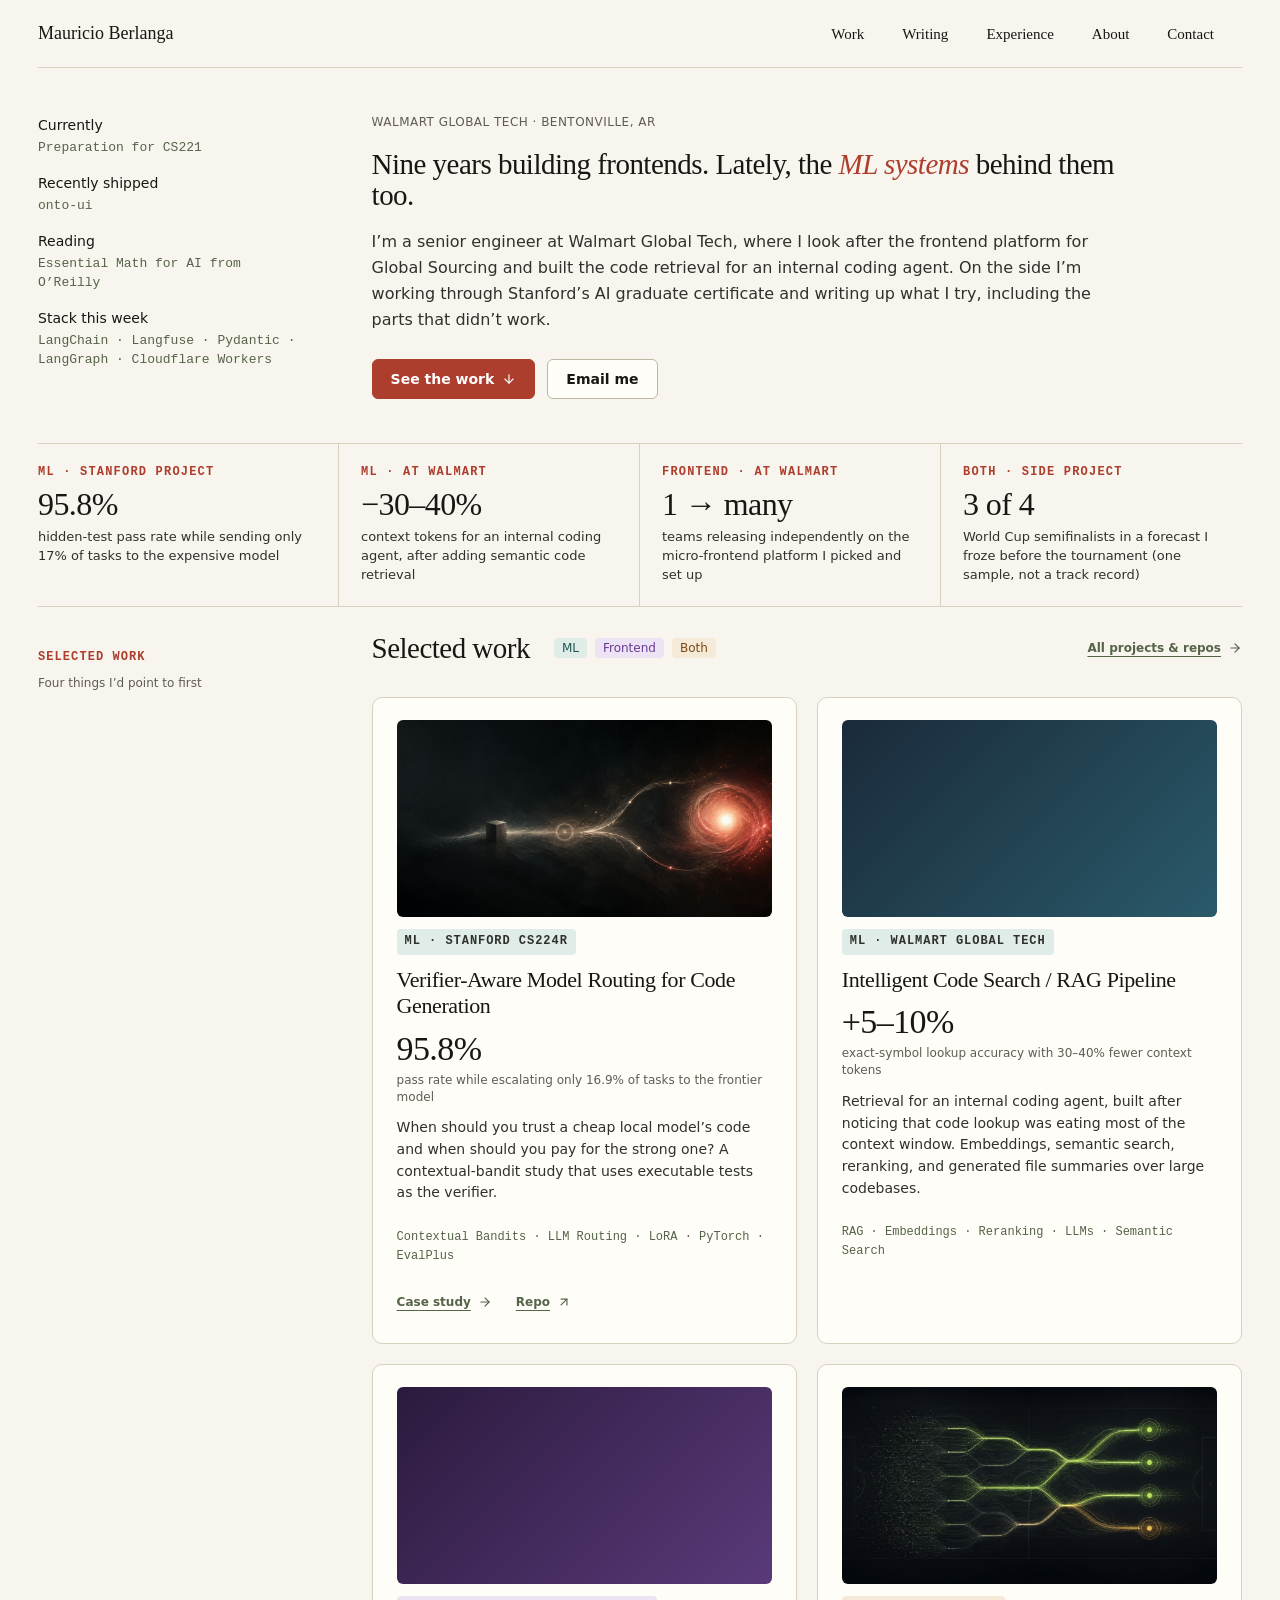
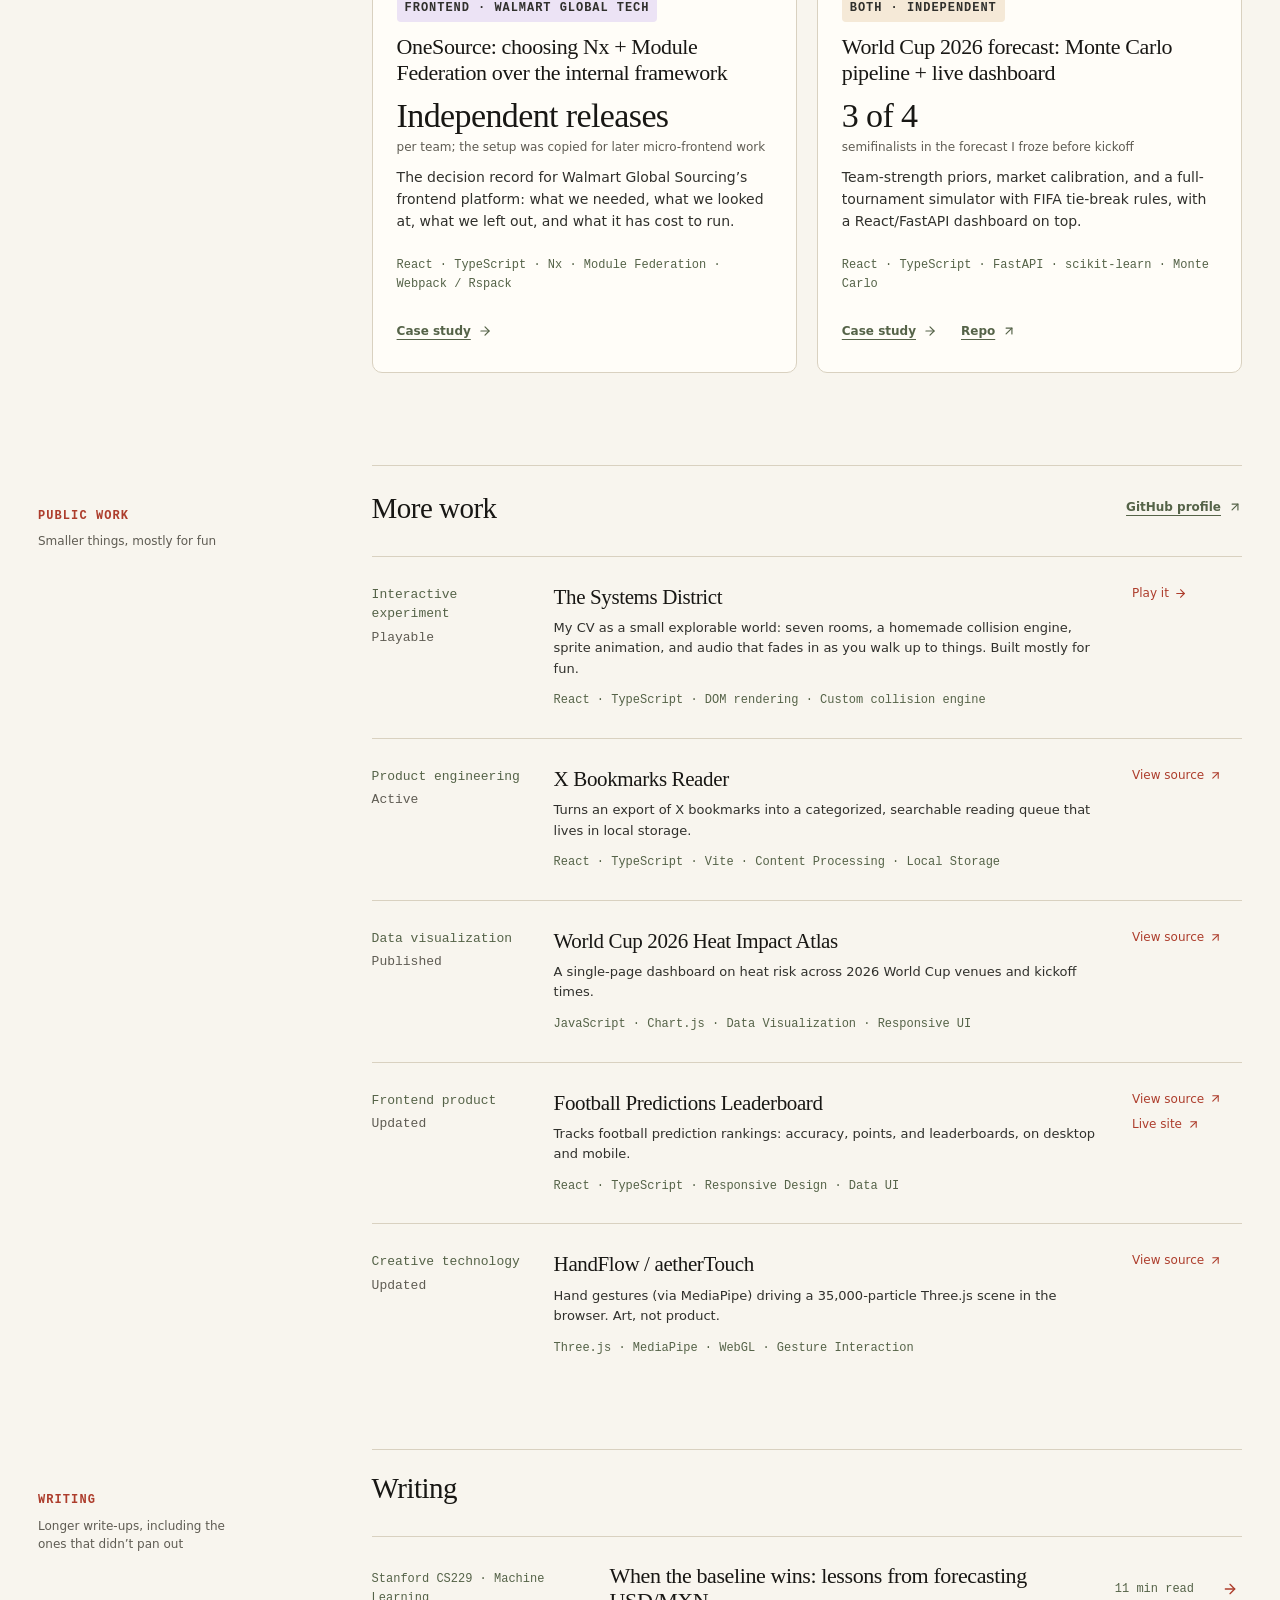
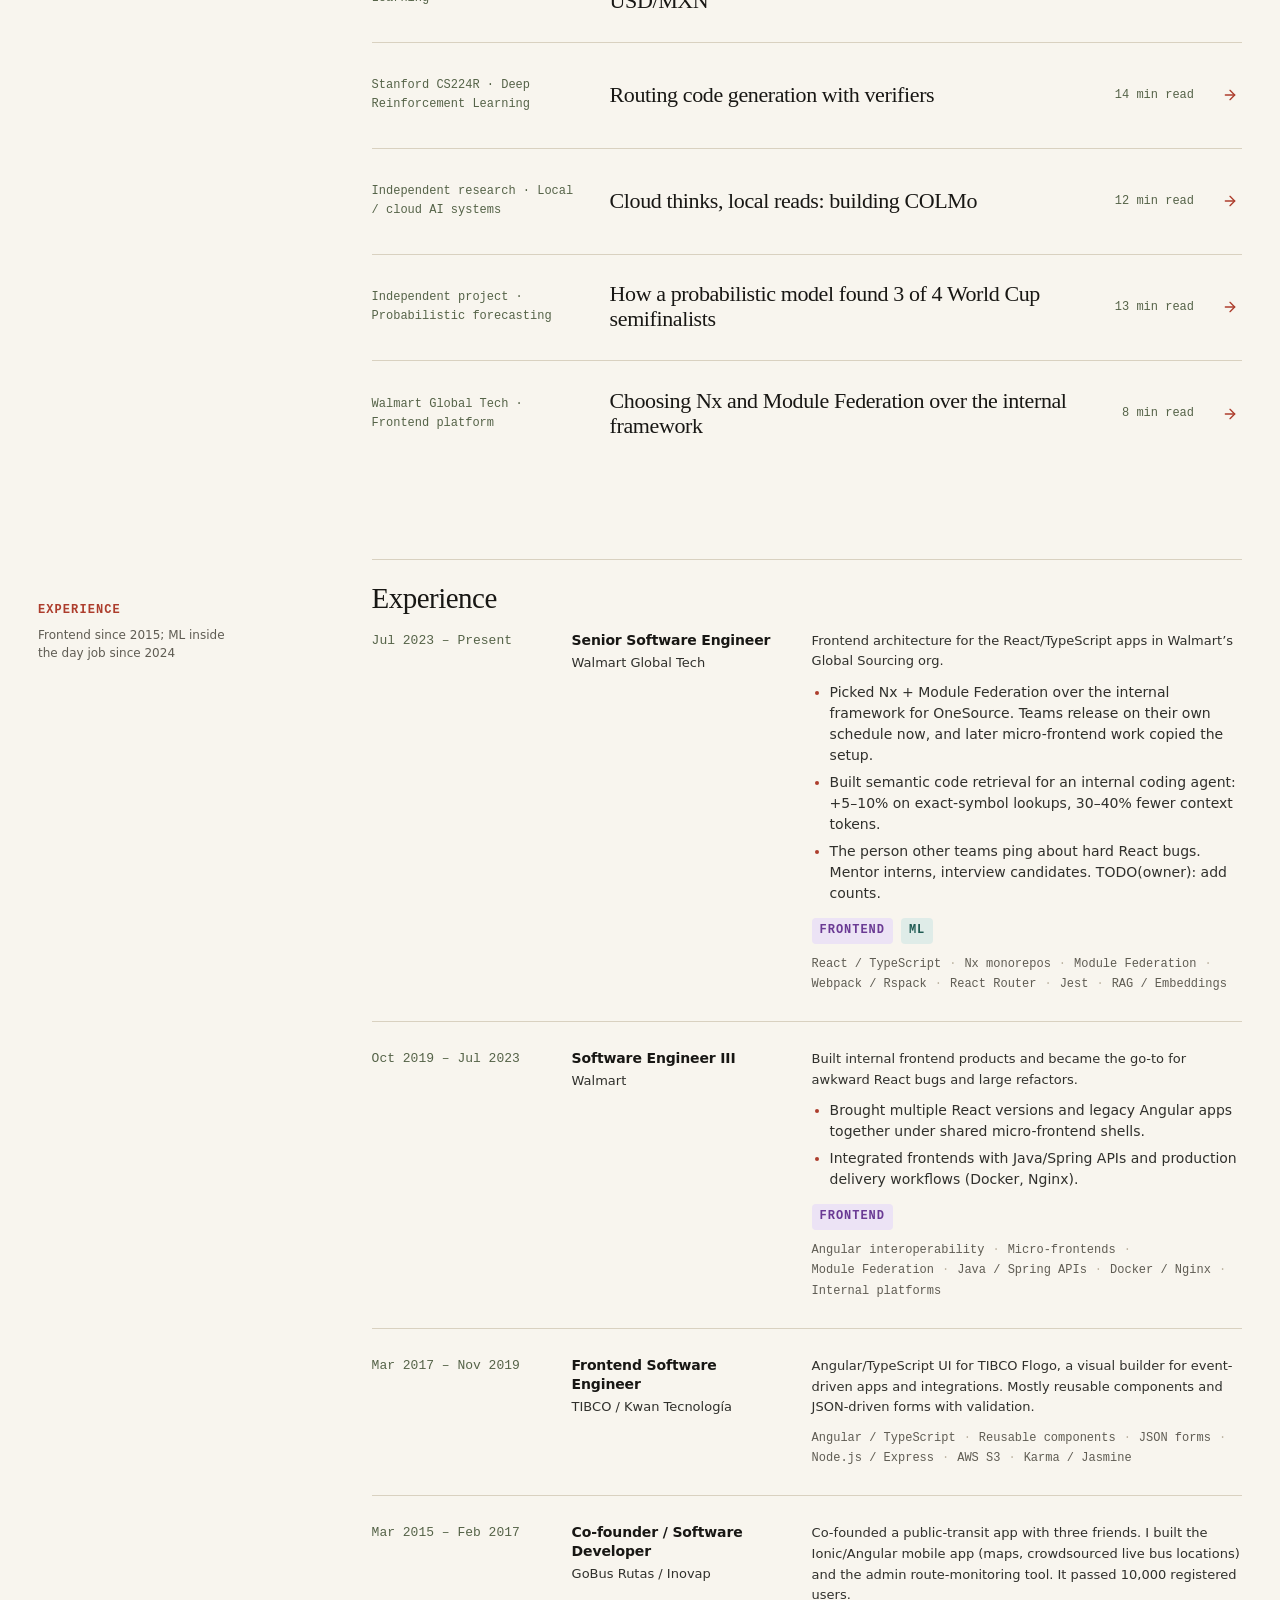
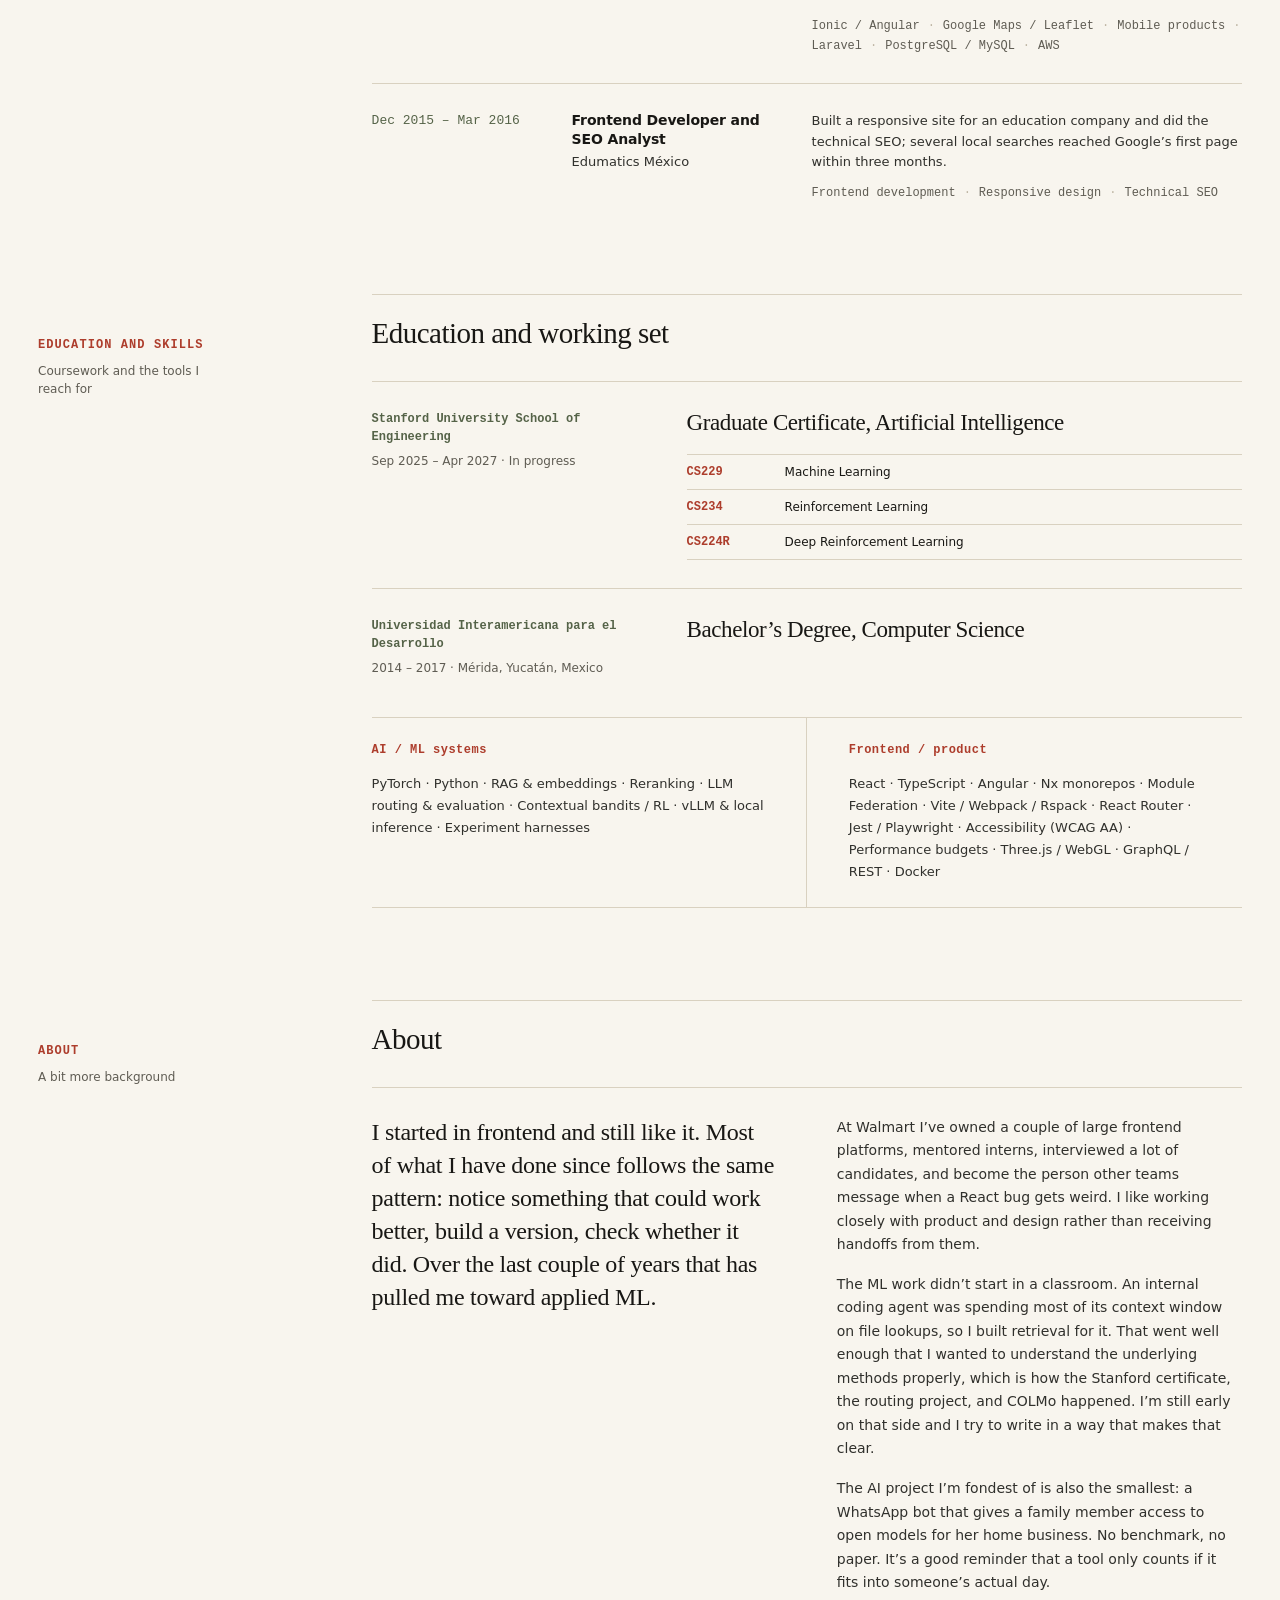
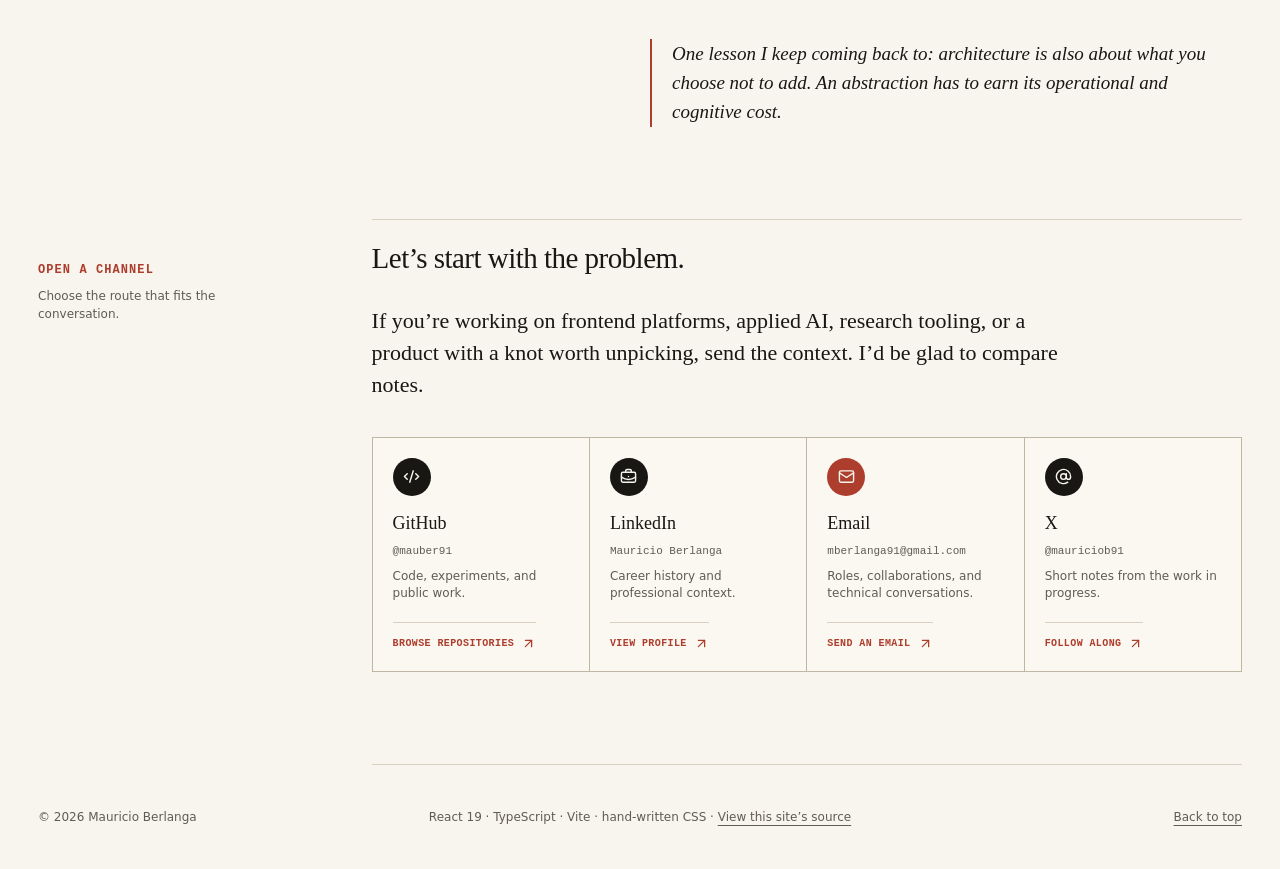
<file: index.html>
<!doctype html>
<html lang="en">
  <head>
    <meta charset="UTF-8" />
    <meta name="viewport" content="width=device-width, initial-scale=1.0" />
    <link rel="icon" href="data:," />
    <meta name="theme-color" content="#f3eee5" />
    <title>Mauricio Berlanga — Frontend engineer, working on ML systems</title>
    <meta name="description" content="Senior software engineer at Walmart Global Tech. Nine years of React/TypeScript frontends; now also building retrieval, model routing, and evaluation for LLM tools. Write-ups on what worked and what didn’t." />
    <meta name="author" content="Mauricio Berlanga" />
    <meta name="keywords" content="Mauricio Berlanga, Senior Software Engineer, Frontend Platforms, React, TypeScript, Angular, Nx, Module Federation, AI Engineer, RAG, Reinforcement Learning" />
    <link rel="canonical" href="https://mauber91.github.io/" />
    <meta property="og:type" content="website" />
    <meta property="og:title" content="Mauricio Berlanga — Frontend engineer, working on ML systems" />
    <meta property="og:description" content="Senior software engineer at Walmart Global Tech. Nine years of React/TypeScript frontends; now also building retrieval, model routing, and evaluation for LLM tools. Write-ups on what worked and what didn’t." />
    <meta property="og:image" content="https://mauber91.github.io/og.png" />
    <meta property="og:image:alt" content="Mauricio Berlanga, senior software engineer." />
    <meta property="og:image:width" content="1200" />
    <meta property="og:image:height" content="630" />
    <meta name="twitter:card" content="summary_large_image" />
    <meta name="twitter:title" content="Mauricio Berlanga — Frontend engineer, working on ML systems" />
    <meta name="twitter:description" content="Senior software engineer at Walmart Global Tech. Nine years of React/TypeScript frontends; now also building retrieval, model routing, and evaluation for LLM tools. Write-ups on what worked and what didn’t." />
    <meta name="twitter:image" content="https://mauber91.github.io/og.png" />
    <meta name="twitter:image:alt" content="Mauricio Berlanga, senior software engineer." />
    <script type="application/ld+json">
      {
        "@context": "https://schema.org",
        "@type": "Person",
        "name": "Mauricio Berlanga",
        "jobTitle": "Senior Software Engineer",
        "url": "https://mauber91.github.io/",
        "sameAs": ["https://github.com/mauber91", "https://www.linkedin.com/in/mauricio-berlanga-carrillo-58a62334"],
        "worksFor": { "@type": "Organization", "name": "Walmart Global Tech" },
        "knowsAbout": ["Frontend Platform Engineering", "React", "TypeScript", "Angular", "Nx Monorepos", "Micro-frontends", "Module Federation", "Software Engineering", "Machine Learning", "Artificial Intelligence", "Retrieval-Augmented Generation", "Reinforcement Learning"]
      }
    </script>
    <script type="module" crossorigin src="/assets/index-MQRnuHQo.js"></script>
    <link rel="stylesheet" crossorigin href="/assets/index-B0Zqwcub.css">
  </head>
  <body>
    <div id="root"></div>
  </body>
</html>
</file>
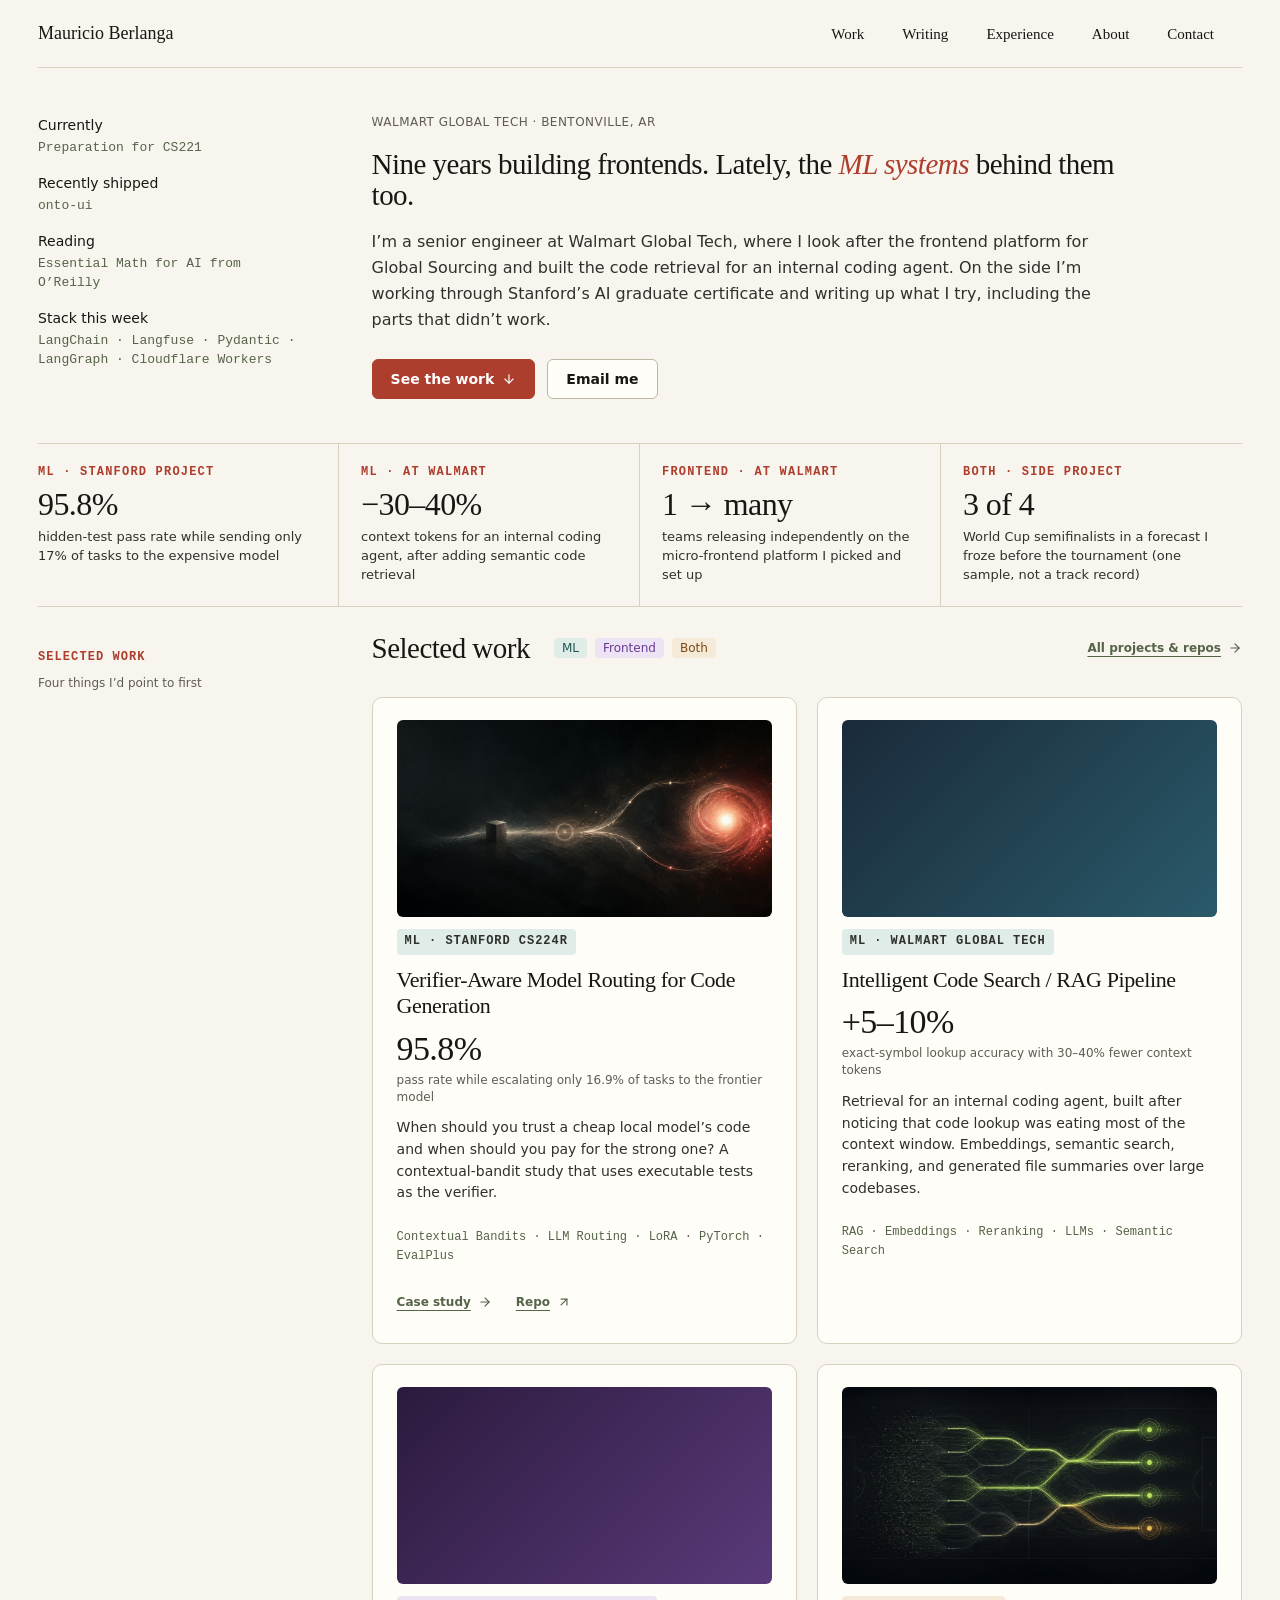
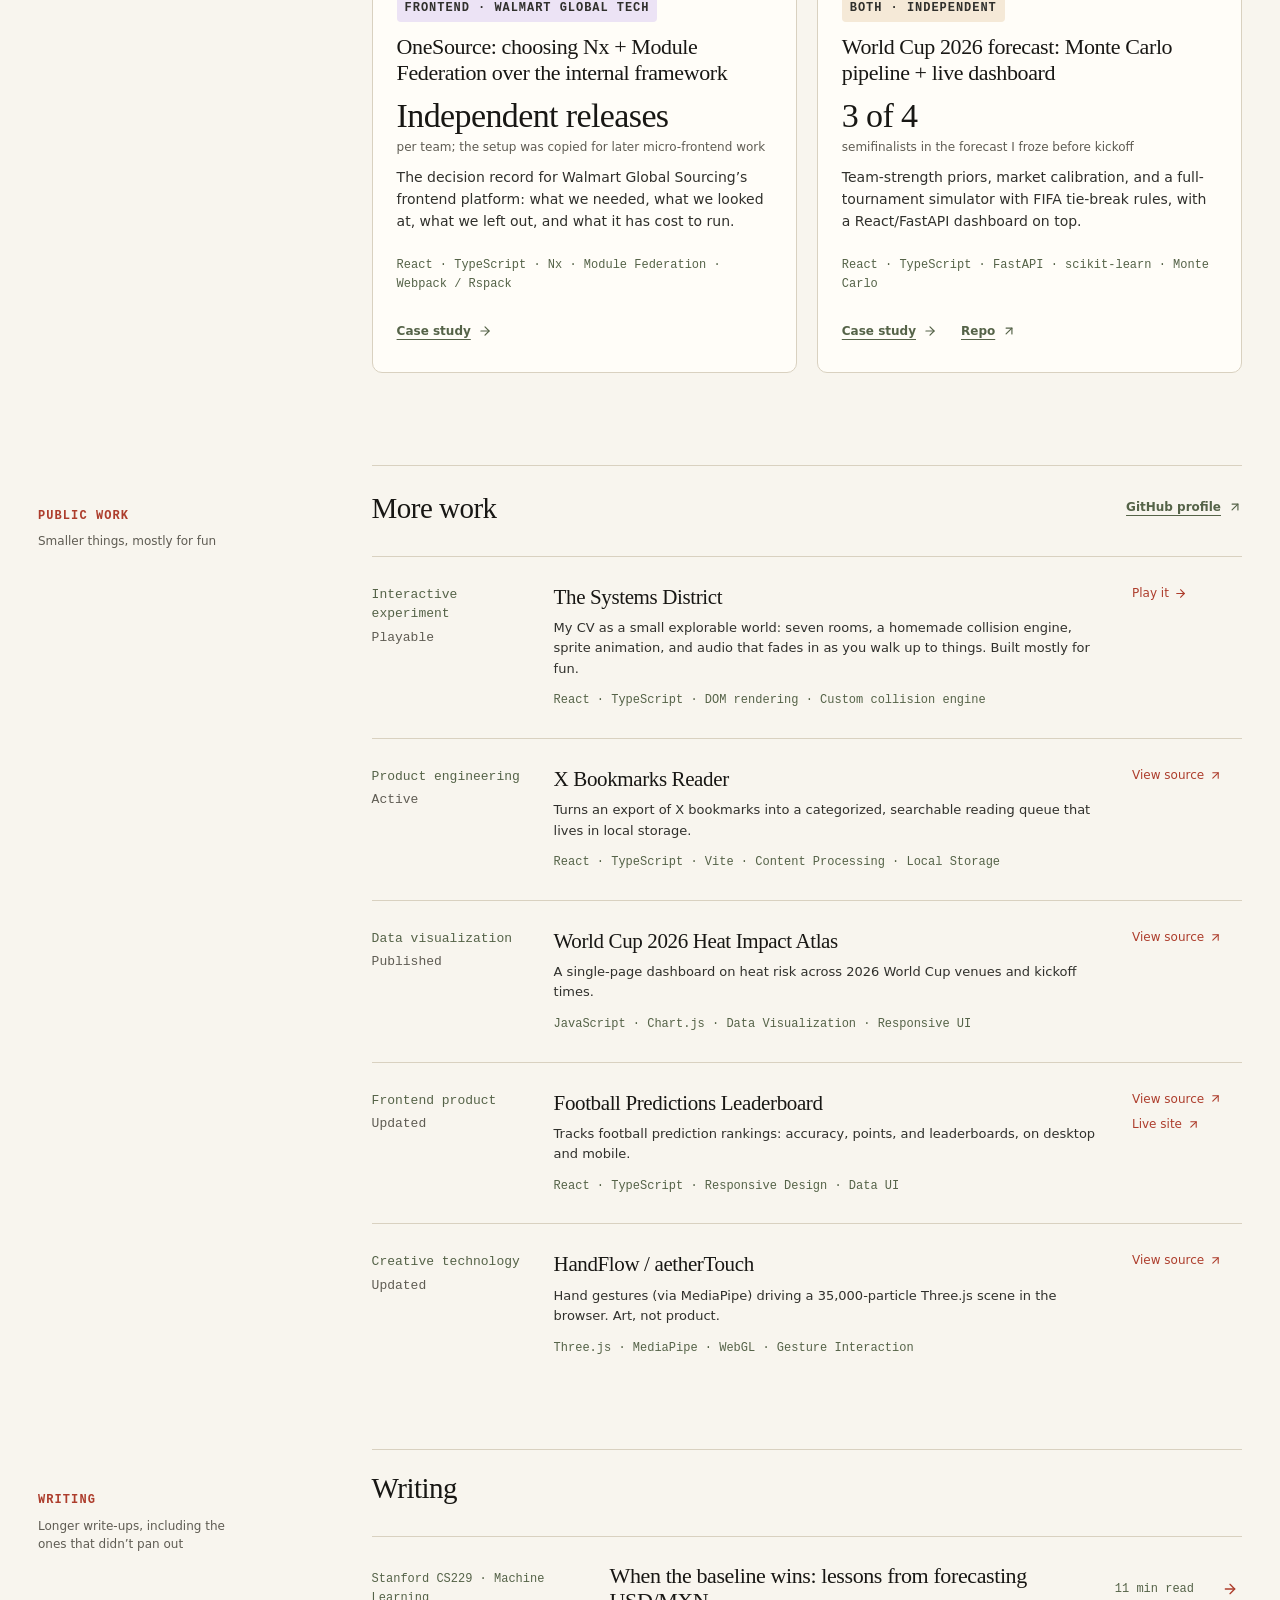
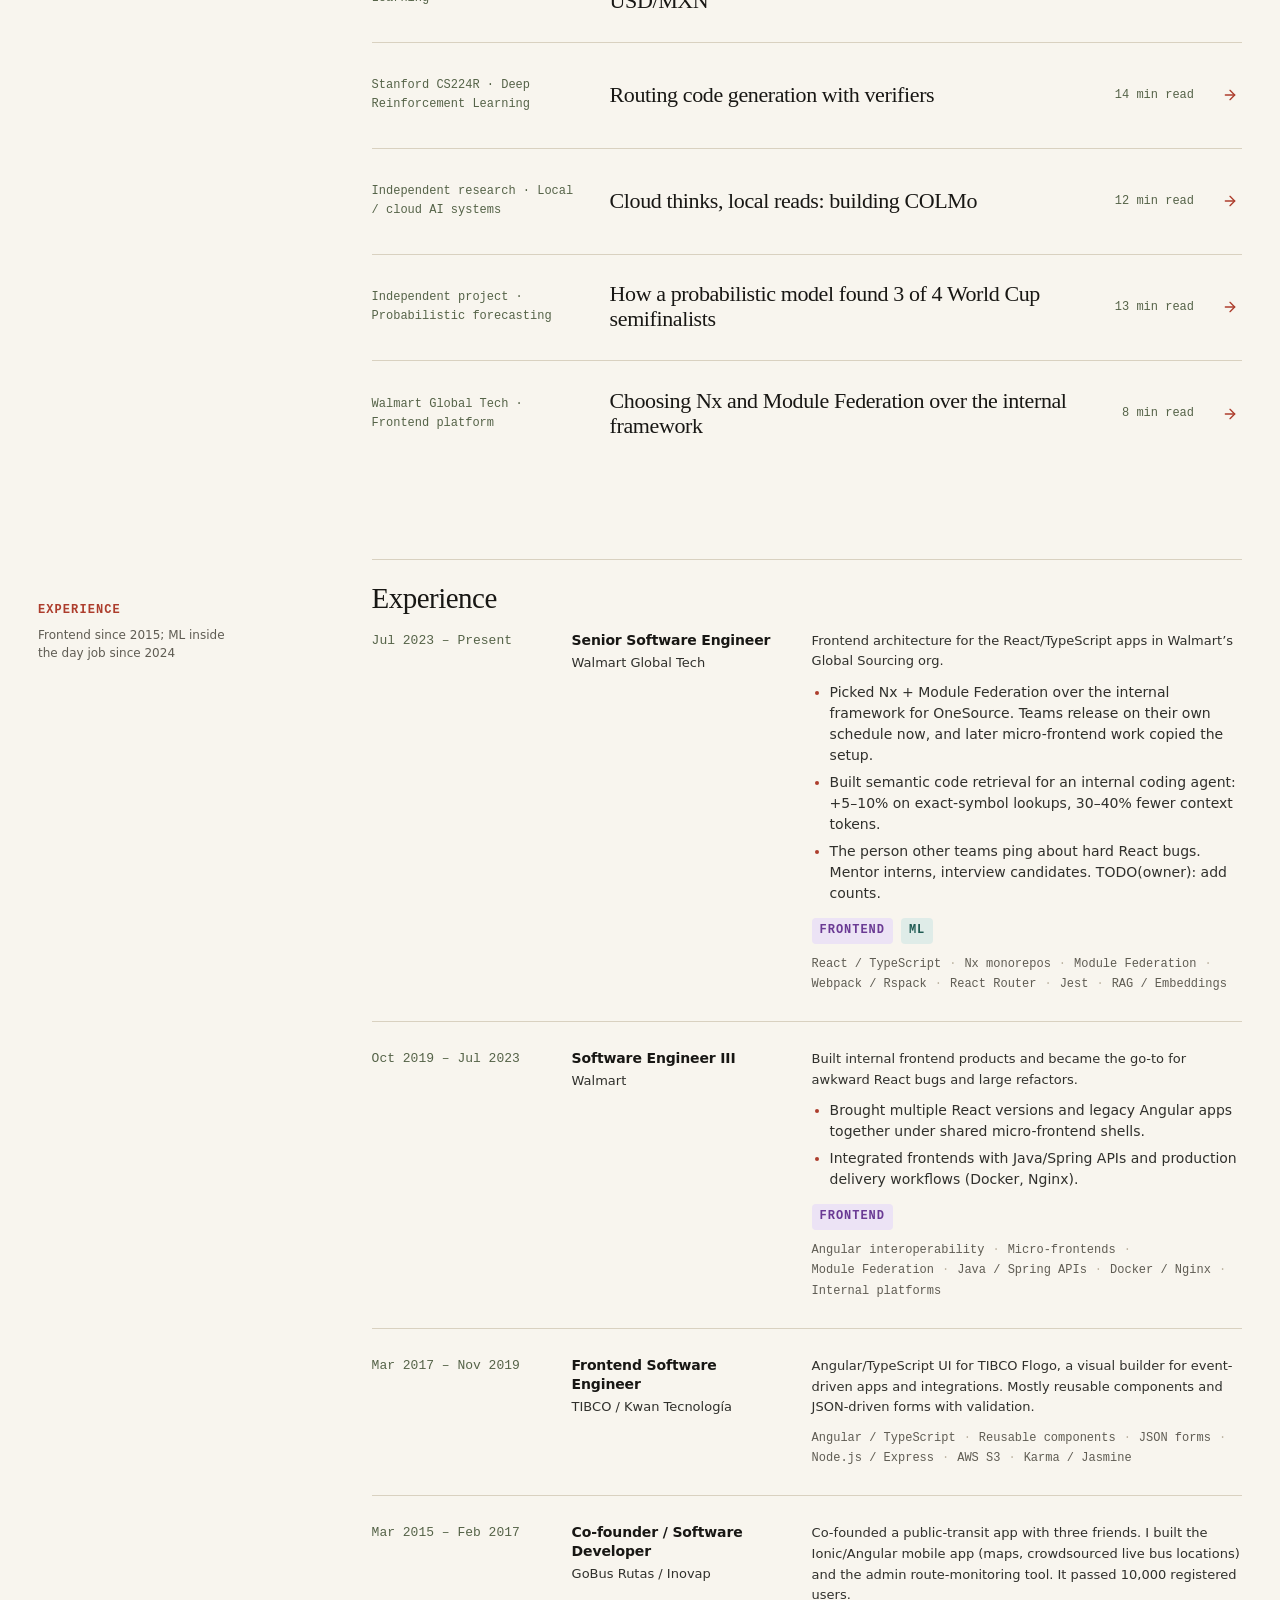
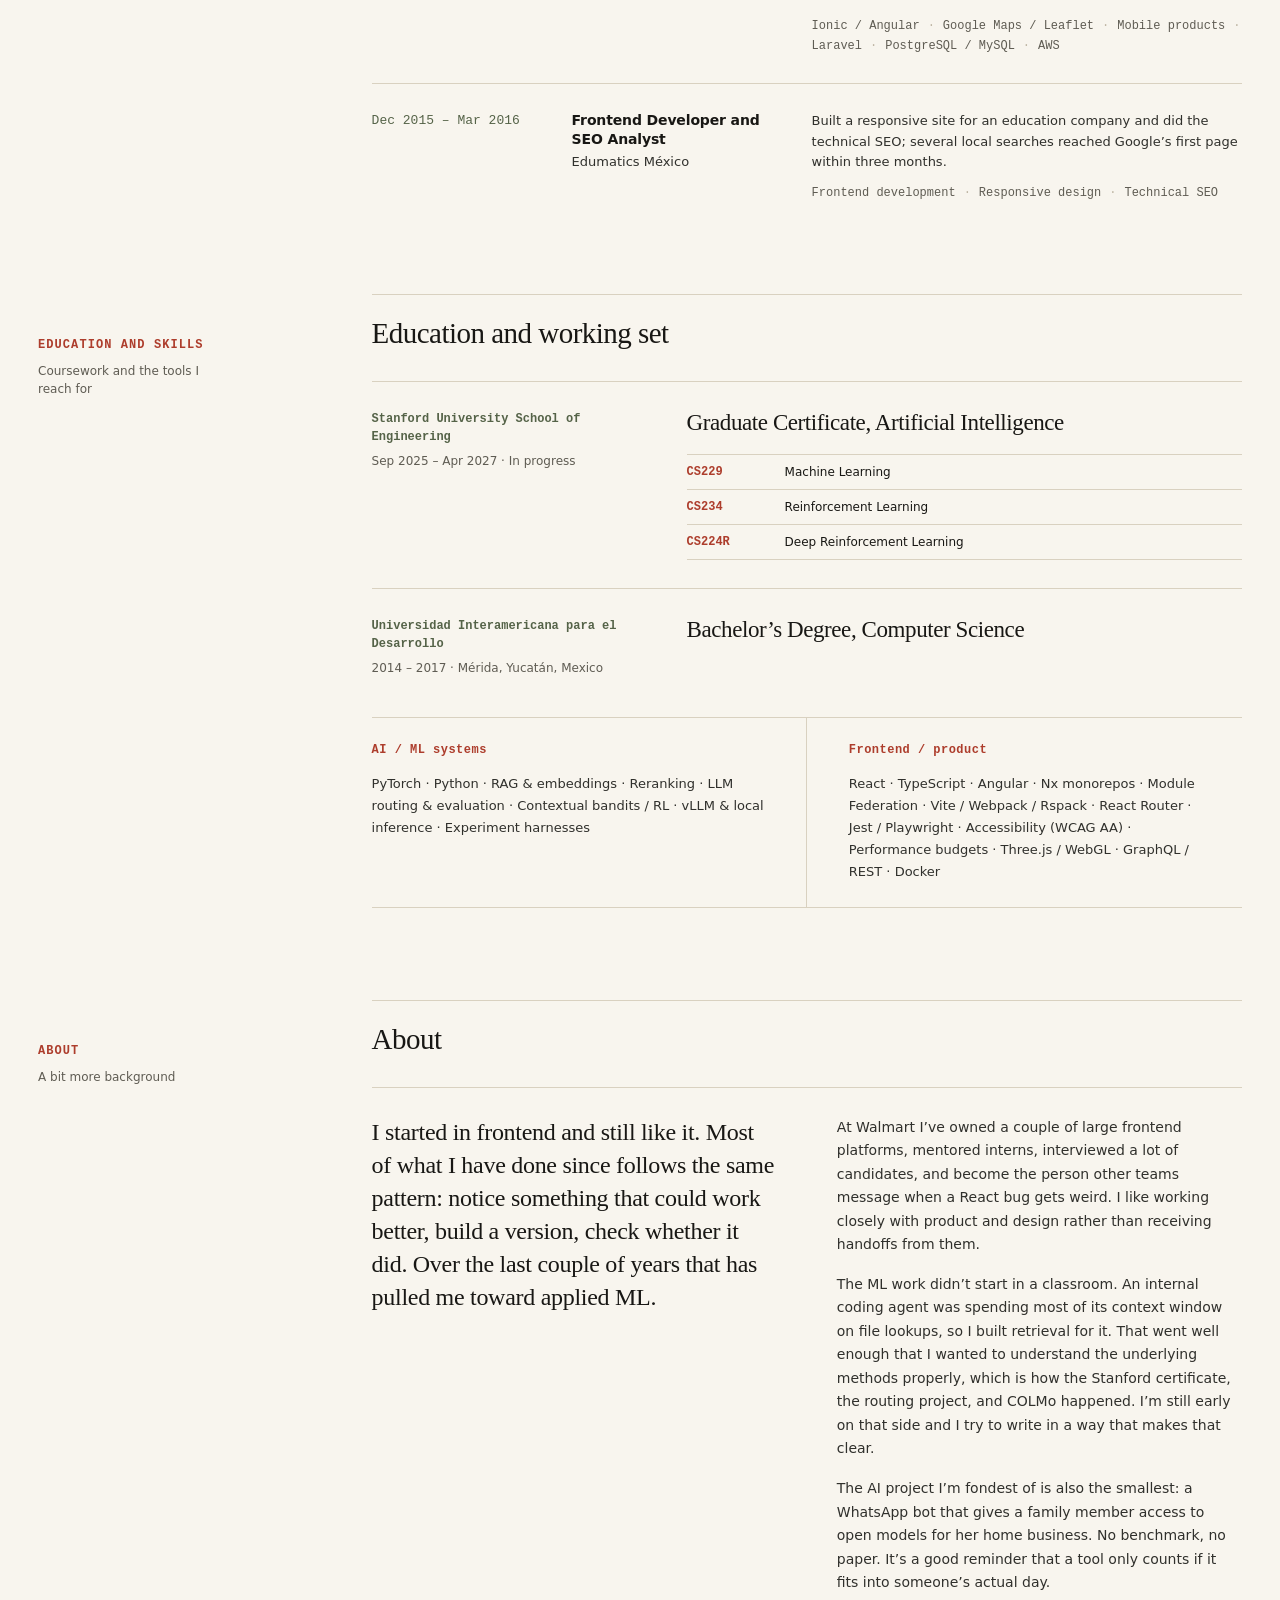
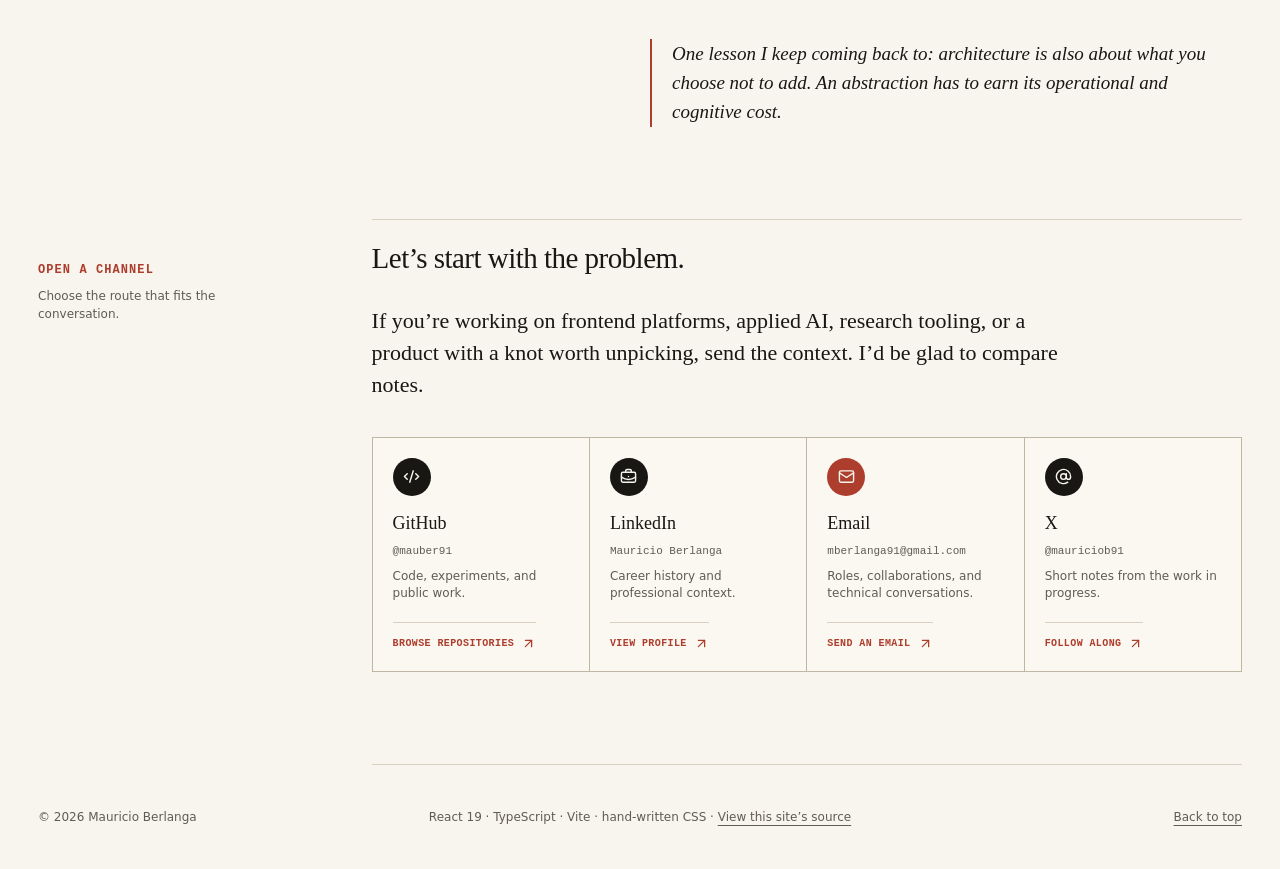
<file: game/index.html>
<!doctype html>
<html lang="en">
  <head>
    <meta charset="UTF-8" />
    <meta name="viewport" content="width=device-width, initial-scale=1.0" />
    <link rel="icon" href="data:," />
    <meta name="theme-color" content="#f3eee5" />
    <title>The Systems District — Mauricio Berlanga Interactive CV</title>
    <meta name="description" content="Explore Senior Software Engineer Mauricio Berlanga’s 9+ years across frontend platforms, production products, applied AI research, technical writing, and creative work through an original interactive world." />
    <meta name="author" content="Mauricio Berlanga" />
    <meta name="keywords" content="Mauricio Berlanga, Senior Software Engineer, Frontend Platforms, React, TypeScript, Angular, Nx, Module Federation, AI Engineer, RAG, Reinforcement Learning" />
    <link rel="canonical" href="https://mauber91.github.io/game/" />
    <meta property="og:type" content="website" />
    <meta property="og:title" content="The Systems District — Mauricio Berlanga Interactive CV" />
    <meta property="og:description" content="Explore Senior Software Engineer Mauricio Berlanga’s 9+ years across frontend platforms, production products, applied AI research, technical writing, and creative work through an original interactive world." />
    <meta property="og:image" content="https://mauber91.github.io/game-world-map.webp" />
    <meta property="og:image:alt" content="A handcrafted island CV with seven buildings representing Mauricio Berlanga’s career, research, projects, writing, interests, and contact details." />
    <meta property="og:image:width" content="1200" />
    <meta property="og:image:height" content="630" />
    <meta name="twitter:card" content="summary_large_image" />
    <meta name="twitter:title" content="The Systems District — Mauricio Berlanga Interactive CV" />
    <meta name="twitter:description" content="Explore Senior Software Engineer Mauricio Berlanga’s 9+ years across frontend platforms, production products, applied AI research, technical writing, and creative work through an original interactive world." />
    <meta name="twitter:image" content="https://mauber91.github.io/game-world-map.webp" />
    <meta name="twitter:image:alt" content="A handcrafted island CV with seven buildings representing Mauricio Berlanga’s career, research, projects, writing, interests, and contact details." />
    <script type="application/ld+json">
      {
        "@context": "https://schema.org",
        "@type": "Person",
        "name": "Mauricio Berlanga",
        "jobTitle": "Senior Software Engineer",
        "url": "https://mauber91.github.io/",
        "sameAs": ["https://github.com/mauber91", "https://www.linkedin.com/in/mauricio-berlanga-carrillo-58a62334"],
        "worksFor": { "@type": "Organization", "name": "Walmart Global Tech" },
        "knowsAbout": ["Frontend Platform Engineering", "React", "TypeScript", "Angular", "Nx Monorepos", "Micro-frontends", "Module Federation", "Software Engineering", "Machine Learning", "Artificial Intelligence", "Retrieval-Augmented Generation", "Reinforcement Learning"]
      }
    </script>
    <script type="module" crossorigin src="/assets/index-MQRnuHQo.js"></script>
    <link rel="stylesheet" crossorigin href="/assets/index-B0Zqwcub.css">
  </head>
  <body>
    <div id="root"></div>
  </body>
</html>
</file>
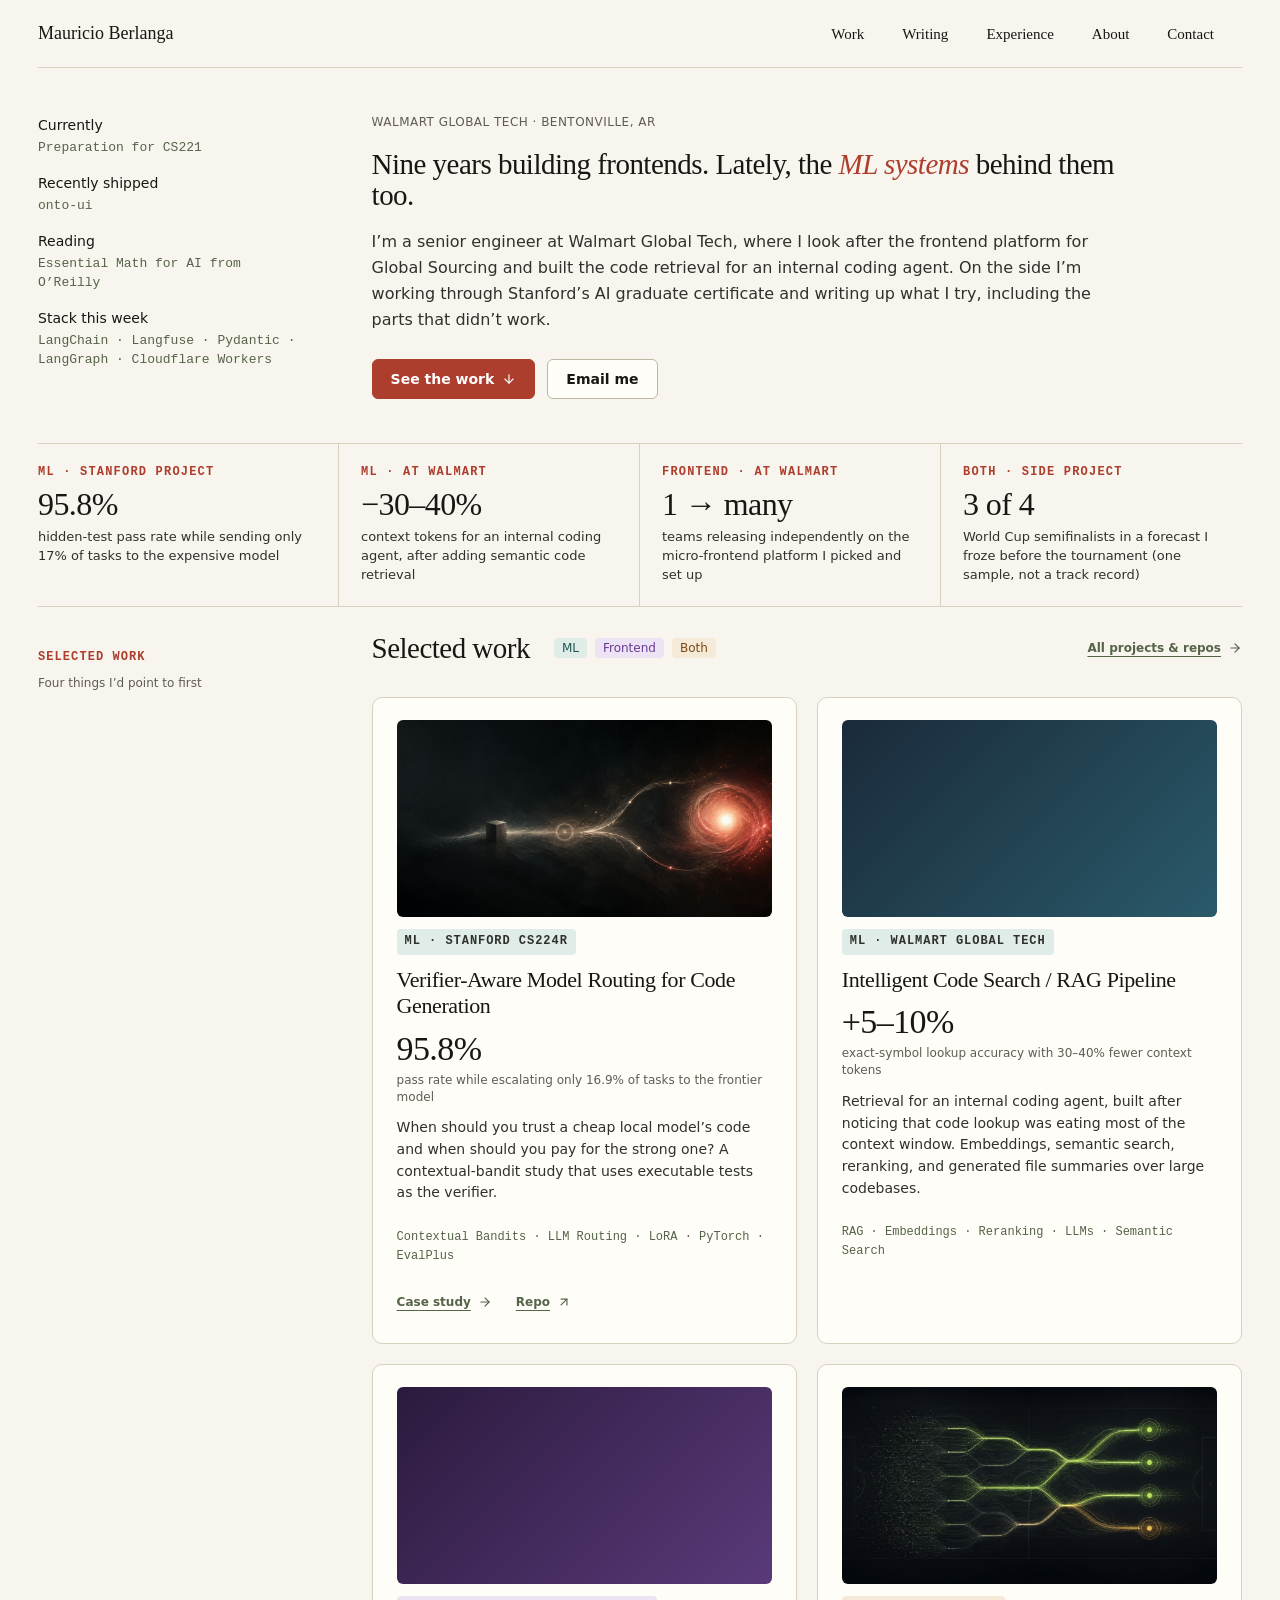
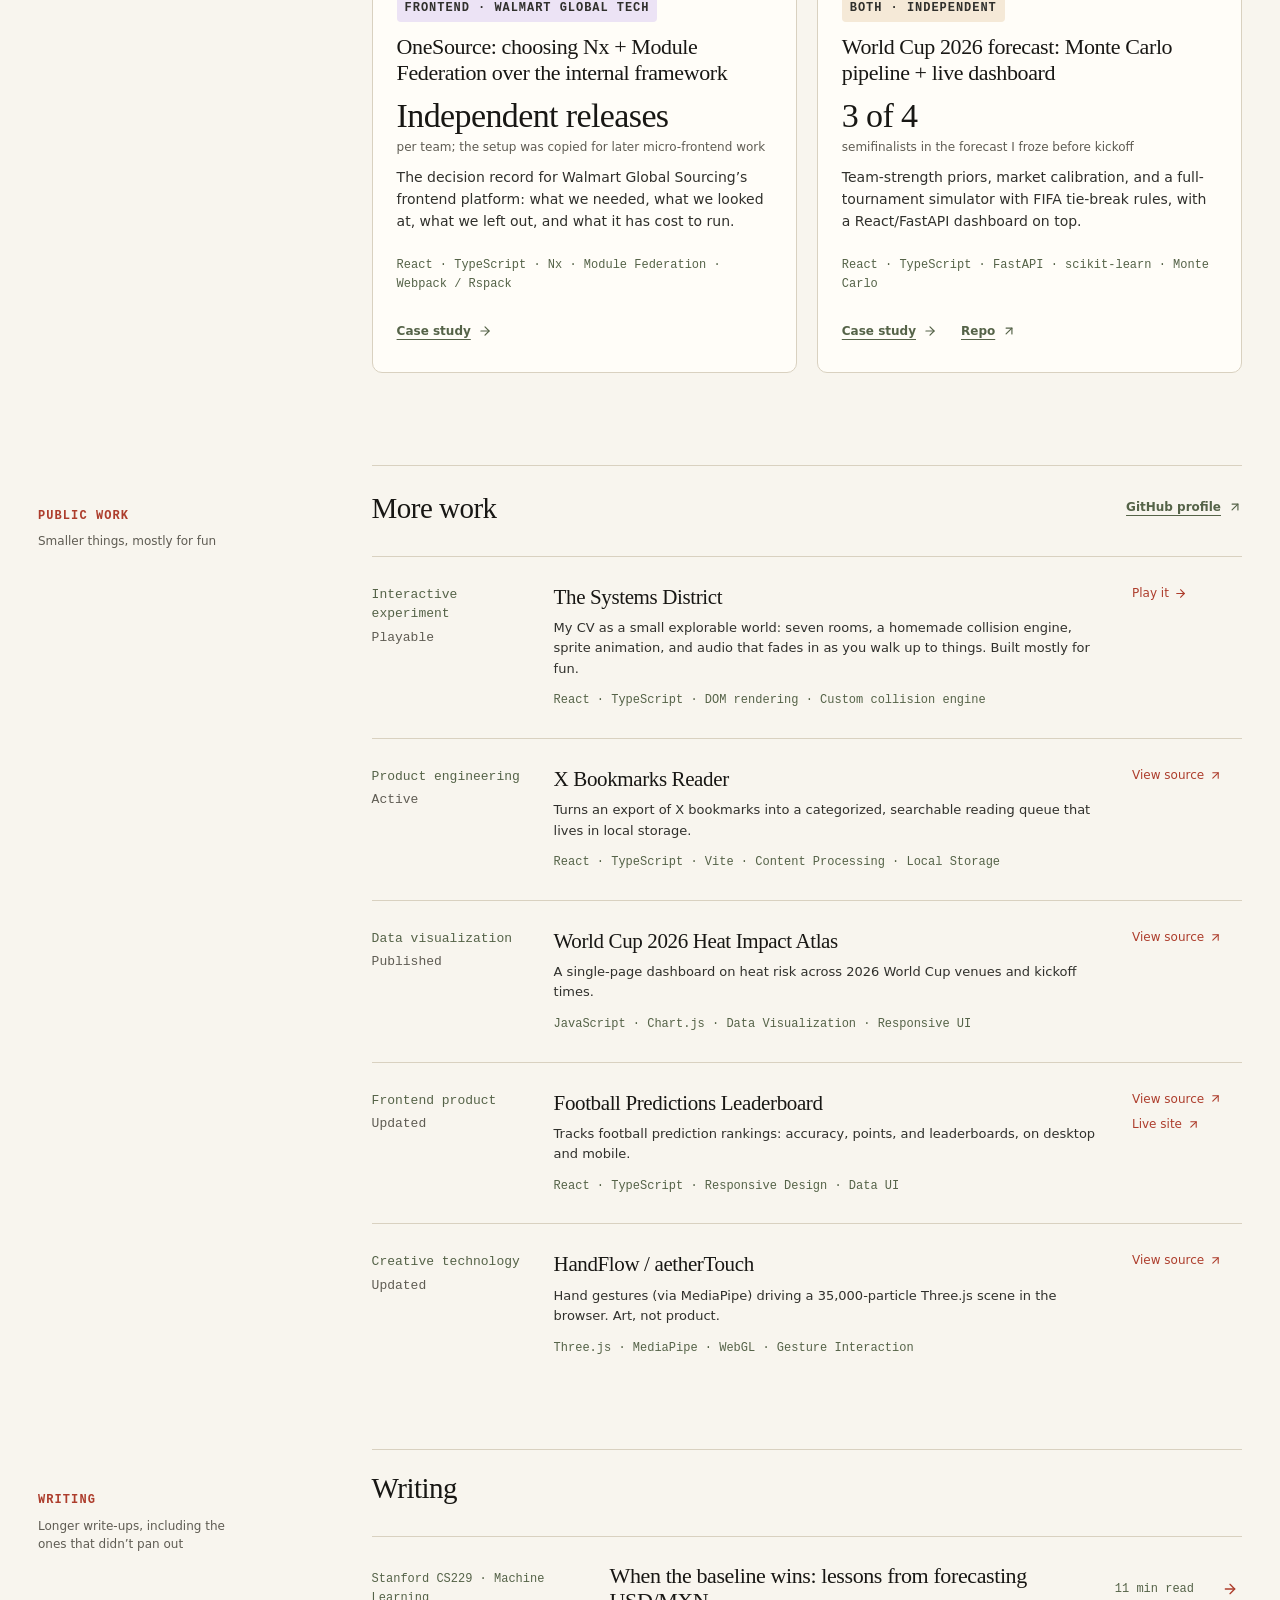
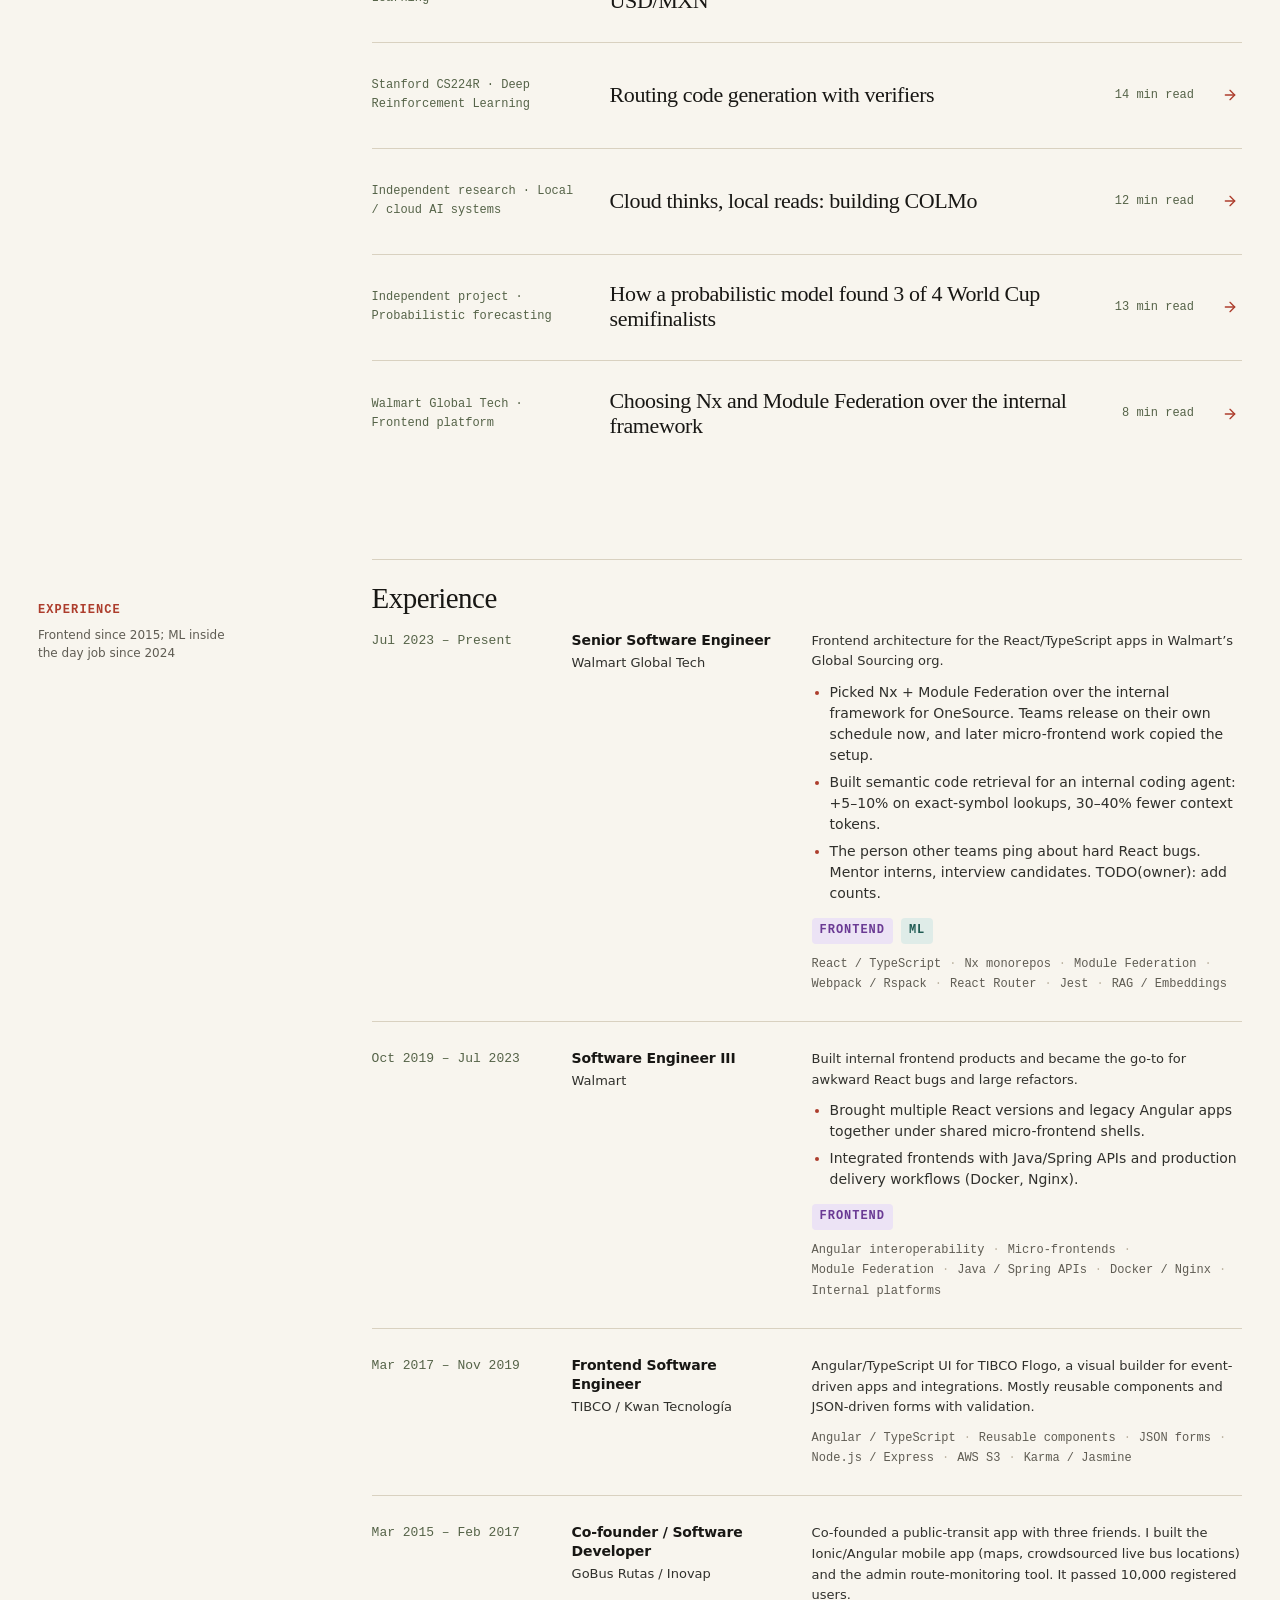
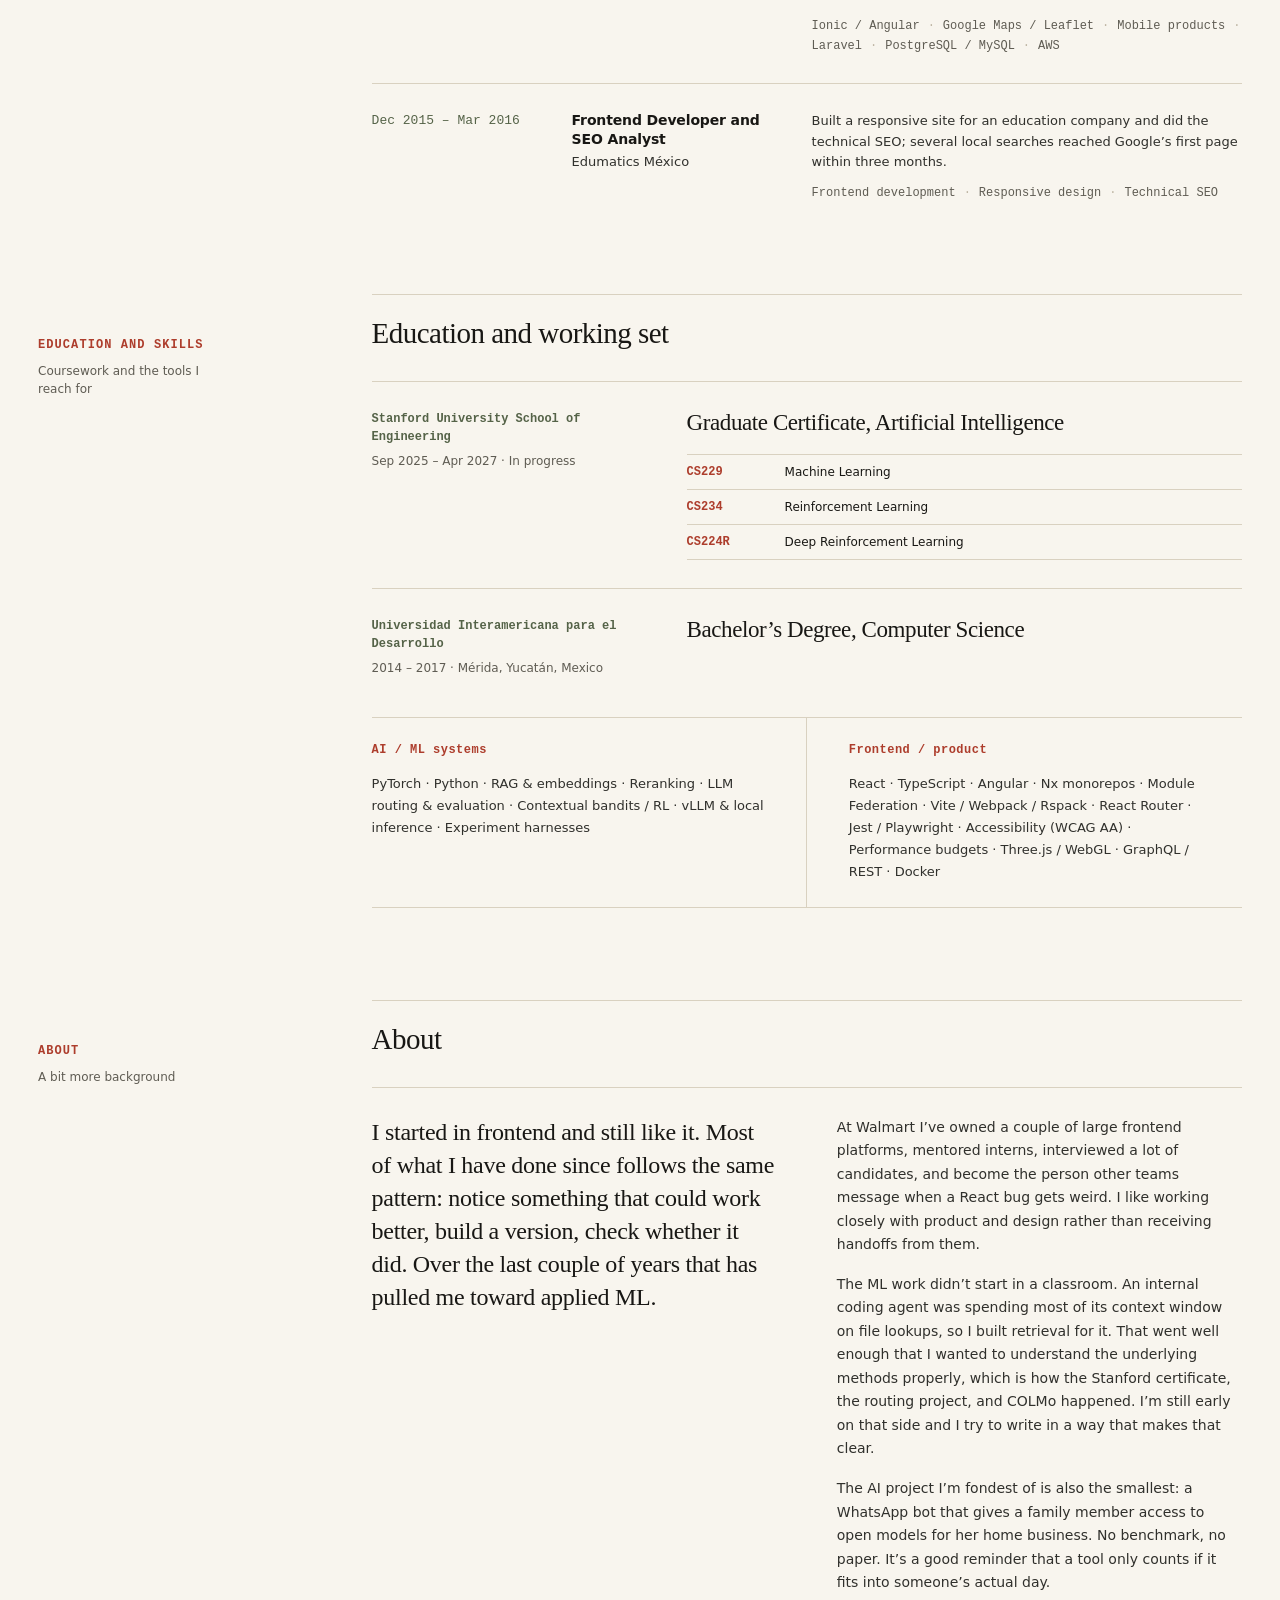
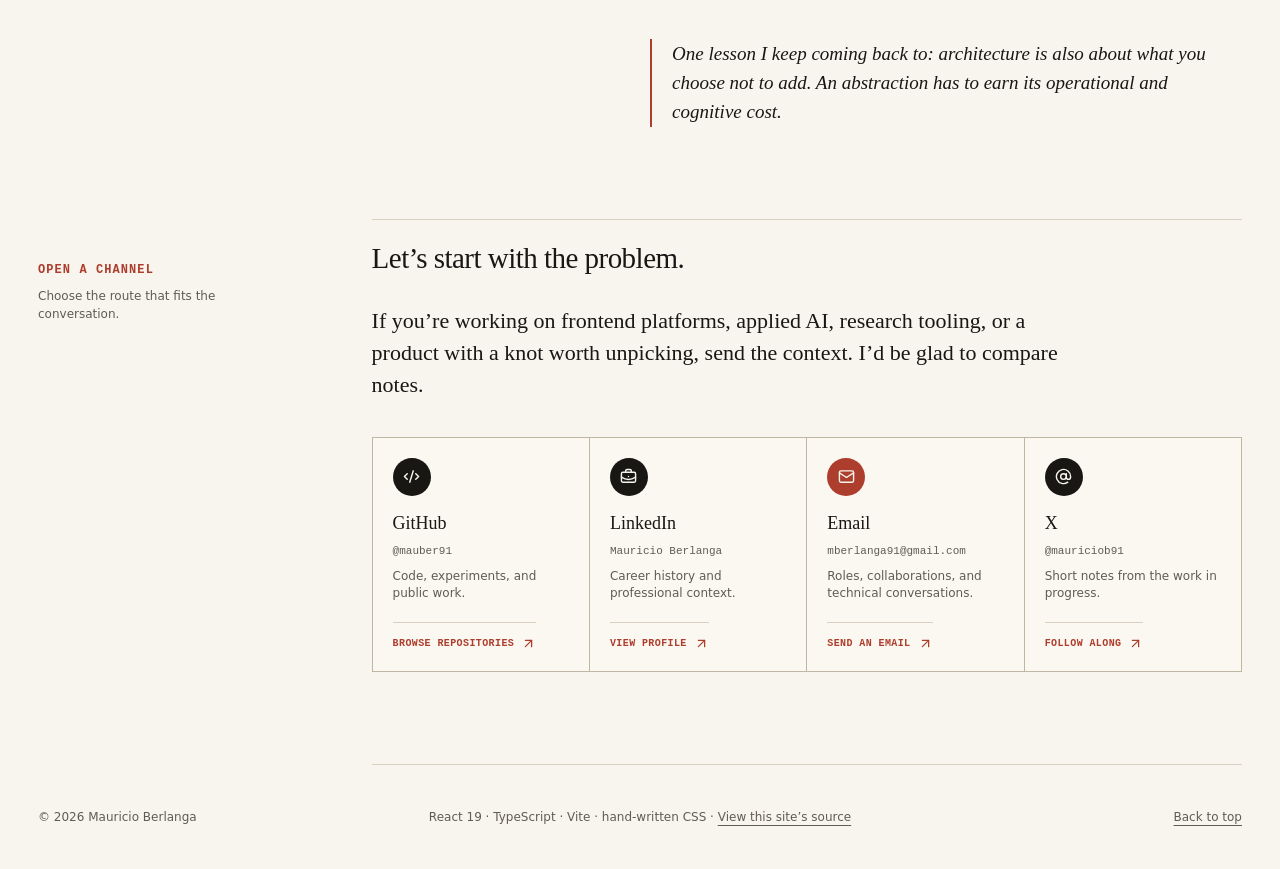
<file: writing/colmo/index.html>
<!doctype html>
<html lang="en">
  <head>
    <meta charset="UTF-8" />
    <meta name="viewport" content="width=device-width, initial-scale=1.0" />
    <link rel="icon" href="data:," />
    <meta name="theme-color" content="#f3eee5" />
    <title>Cloud thinks, local reads: building COLMo — Mauricio Berlanga</title>
    <meta name="description" content="A work-in-progress study of frontier-cloud supervision, local LLM execution, verification, cost, and privacy over long private documents." />
    <meta name="author" content="Mauricio Berlanga" />
    <meta name="keywords" content="Mauricio Berlanga, Senior Software Engineer, Frontend Platforms, React, TypeScript, Angular, Nx, Module Federation, AI Engineer, RAG, Reinforcement Learning" />
    <link rel="canonical" href="https://mauber91.github.io/writing/colmo/" />
    <meta property="og:type" content="website" />
    <meta property="og:title" content="Cloud thinks, local reads: building COLMo — Mauricio Berlanga" />
    <meta property="og:description" content="A work-in-progress study of frontier-cloud supervision, local LLM execution, verification, cost, and privacy over long private documents." />
    <meta property="og:image" content="https://mauber91.github.io/articles/colmo-card-v2.jpg" />
    <meta property="og:image:alt" content="A cloud intelligence coordinating a network of local computers through luminous information paths." />
    <meta property="og:image:width" content="1200" />
    <meta property="og:image:height" content="630" />
    <meta name="twitter:card" content="summary_large_image" />
    <meta name="twitter:title" content="Cloud thinks, local reads: building COLMo — Mauricio Berlanga" />
    <meta name="twitter:description" content="A work-in-progress study of frontier-cloud supervision, local LLM execution, verification, cost, and privacy over long private documents." />
    <meta name="twitter:image" content="https://mauber91.github.io/articles/colmo-card-v2.jpg" />
    <meta name="twitter:image:alt" content="A cloud intelligence coordinating a network of local computers through luminous information paths." />
    <script type="application/ld+json">
      {
        "@context": "https://schema.org",
        "@type": "Person",
        "name": "Mauricio Berlanga",
        "jobTitle": "Senior Software Engineer",
        "url": "https://mauber91.github.io/",
        "sameAs": ["https://github.com/mauber91", "https://www.linkedin.com/in/mauricio-berlanga-carrillo-58a62334"],
        "worksFor": { "@type": "Organization", "name": "Walmart Global Tech" },
        "knowsAbout": ["Frontend Platform Engineering", "React", "TypeScript", "Angular", "Nx Monorepos", "Micro-frontends", "Module Federation", "Software Engineering", "Machine Learning", "Artificial Intelligence", "Retrieval-Augmented Generation", "Reinforcement Learning"]
      }
    </script>
    <script type="module" crossorigin src="/assets/index-MQRnuHQo.js"></script>
    <link rel="stylesheet" crossorigin href="/assets/index-B0Zqwcub.css">
  </head>
  <body>
    <div id="root"></div>
  </body>
</html>
</file>
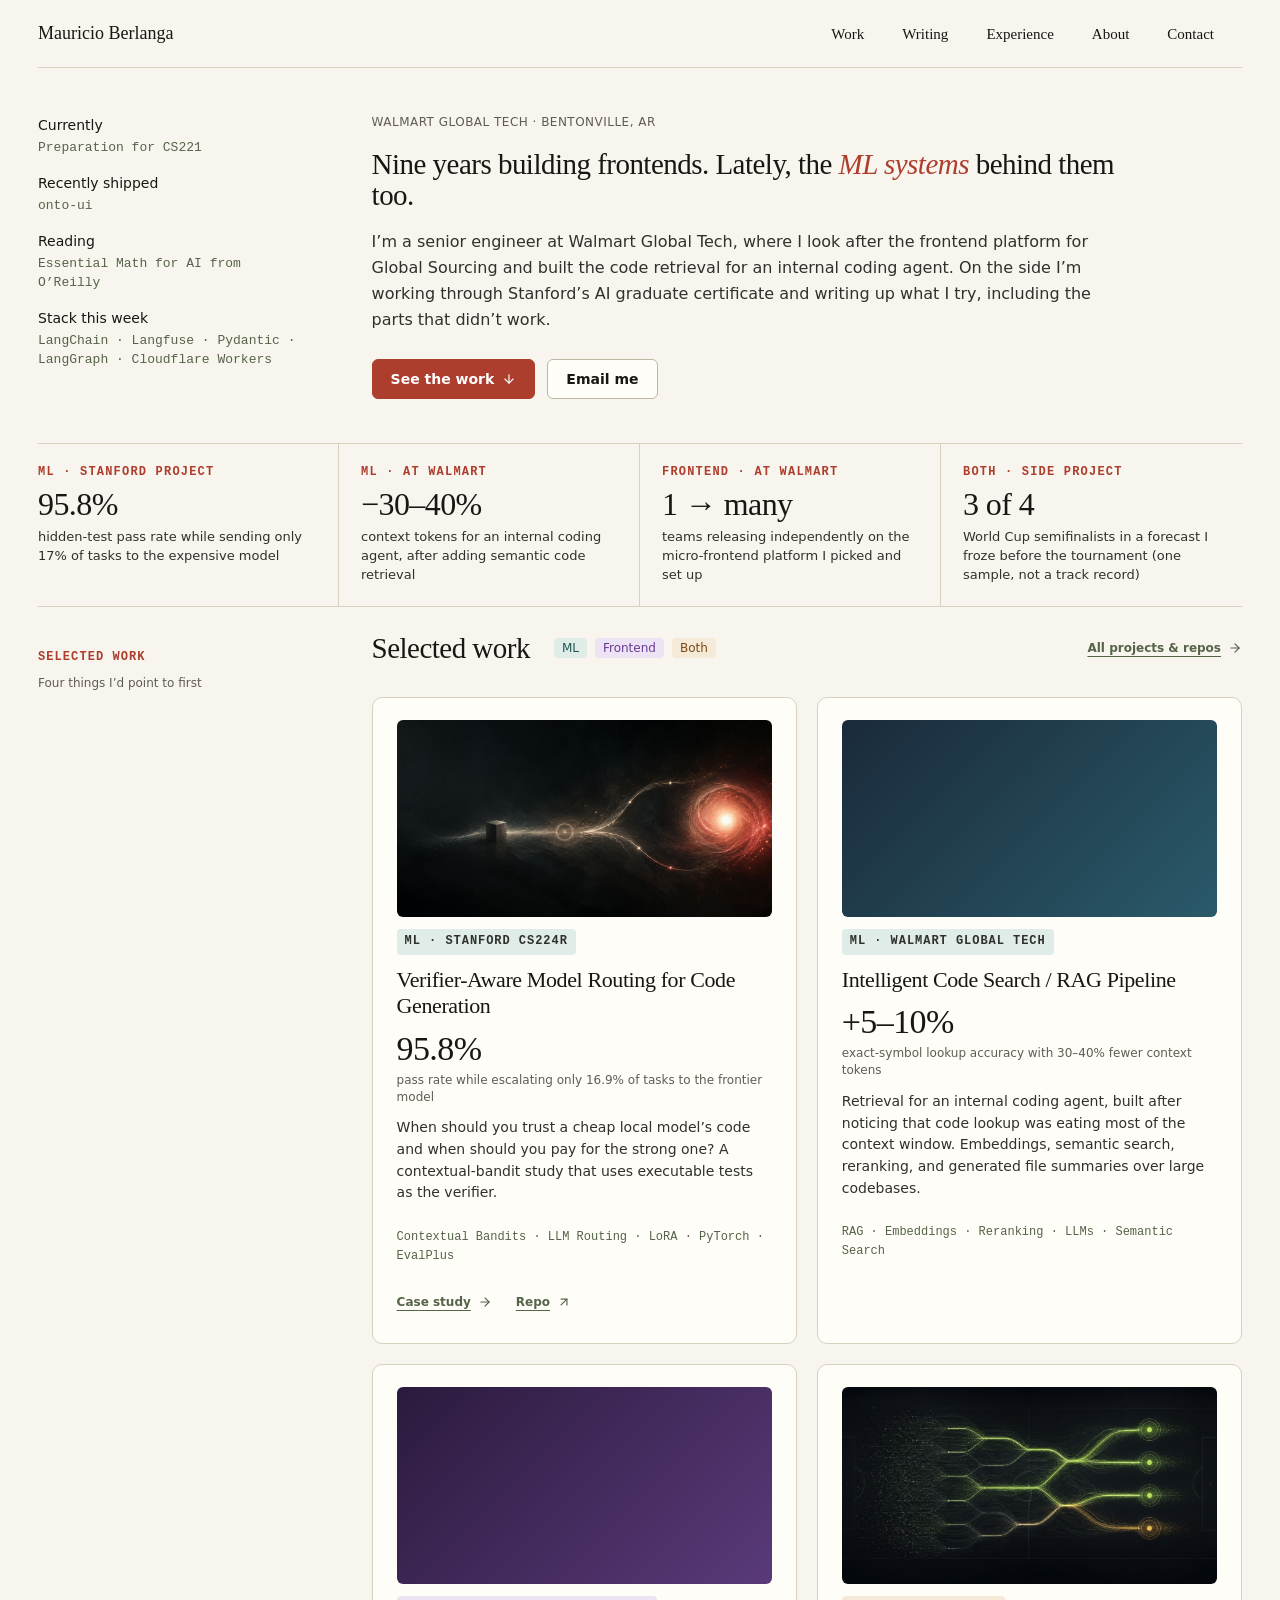
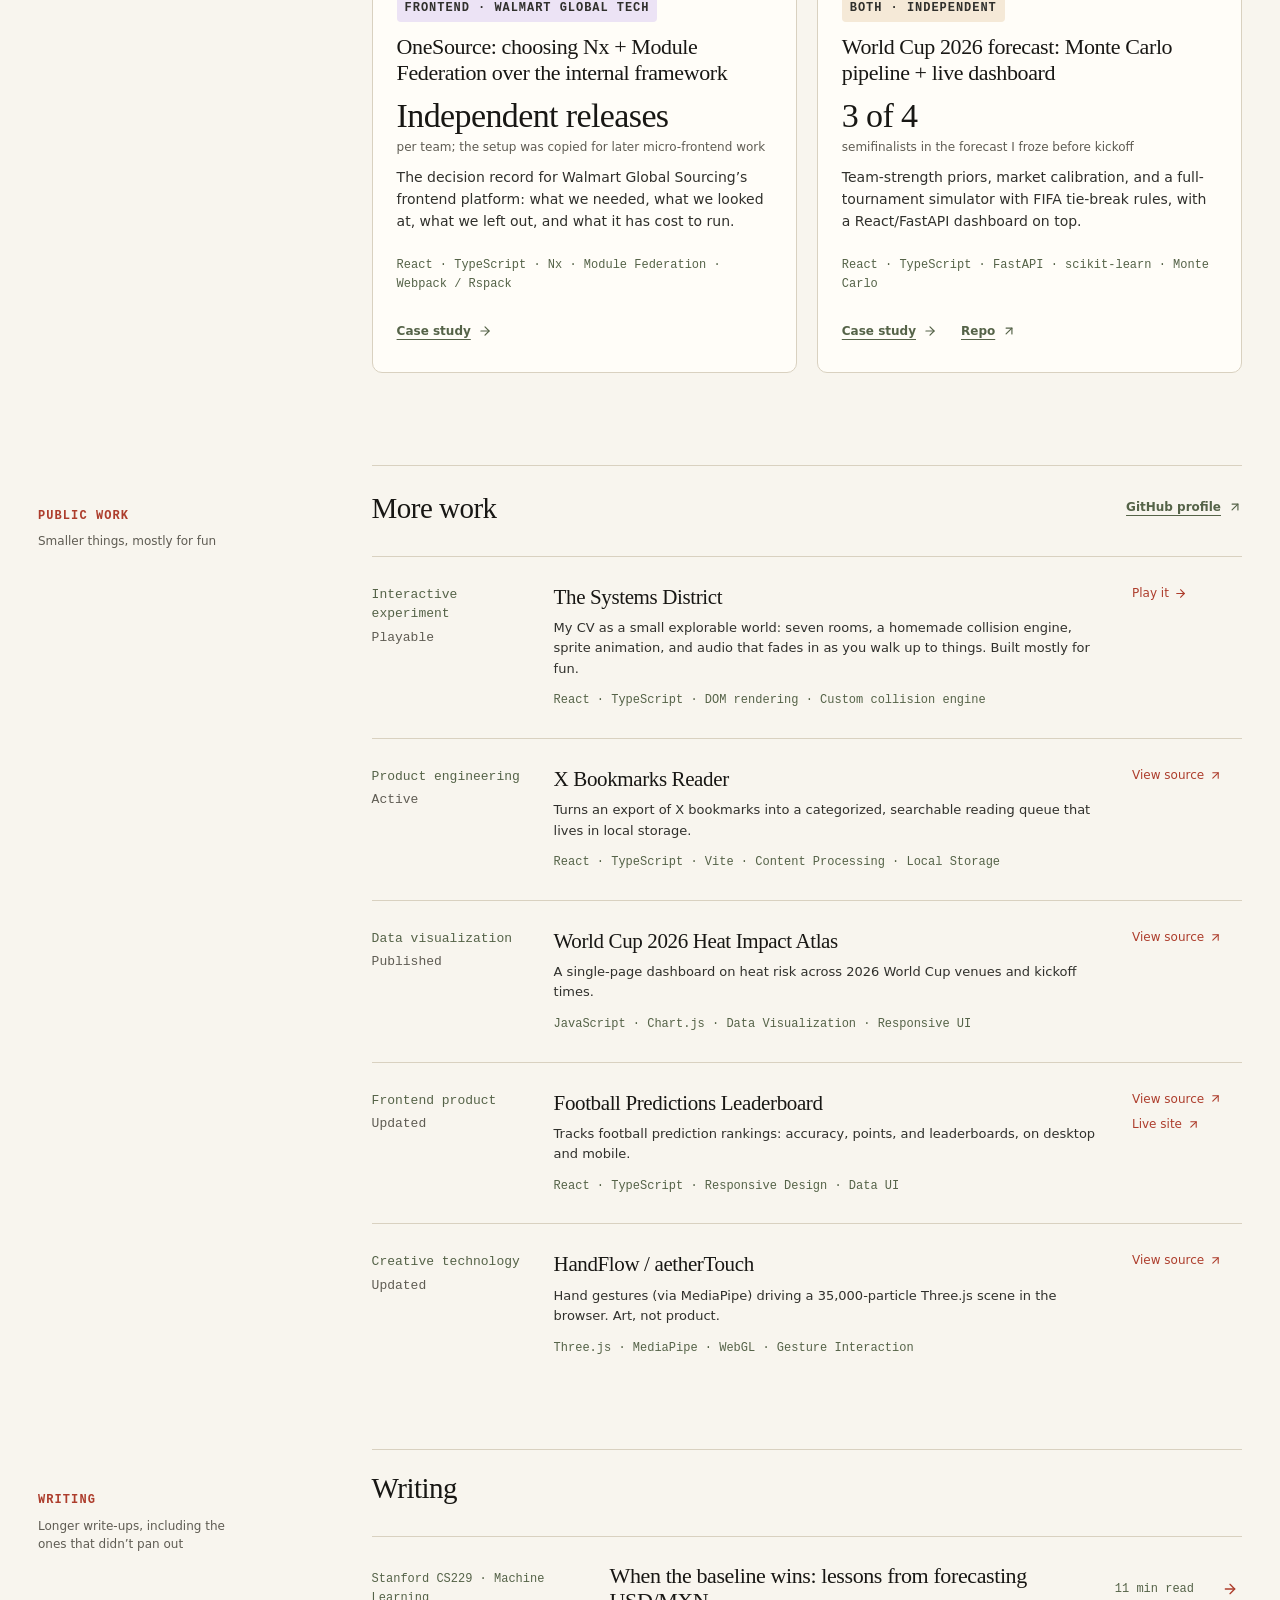
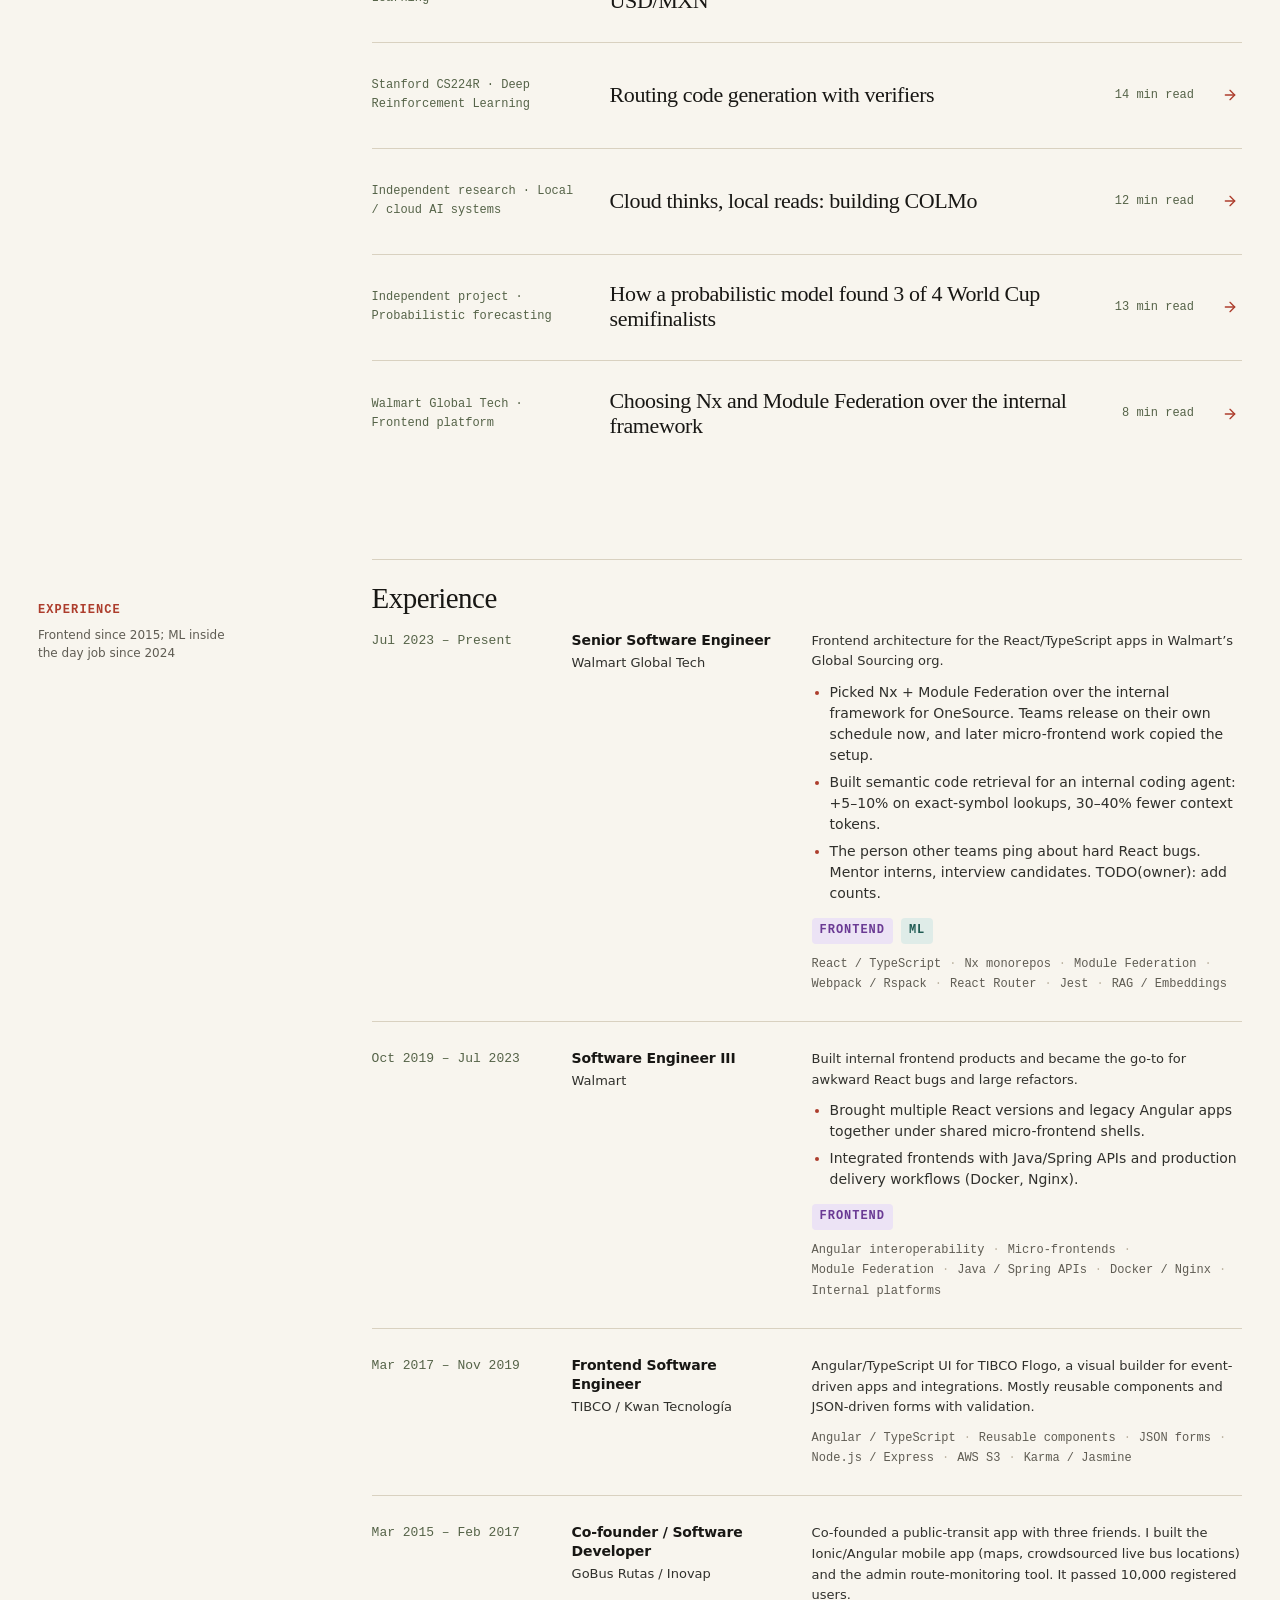
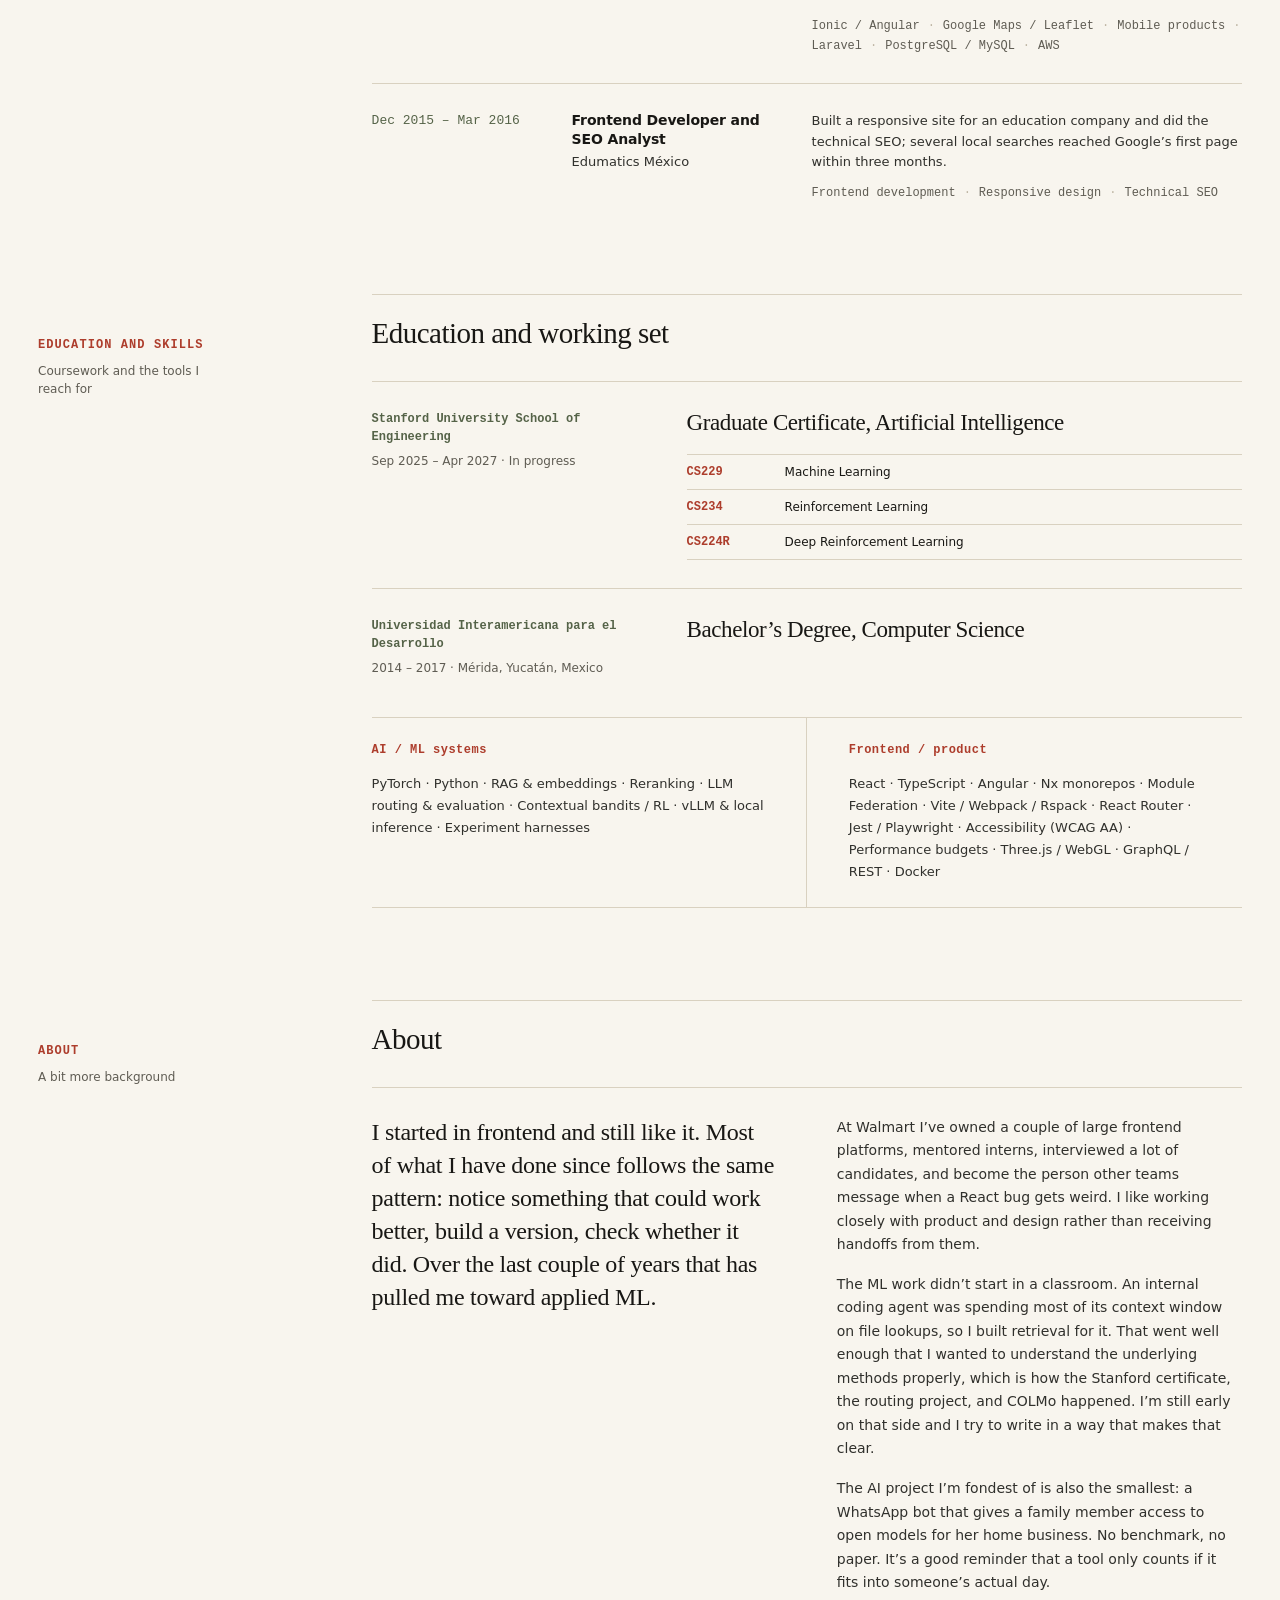
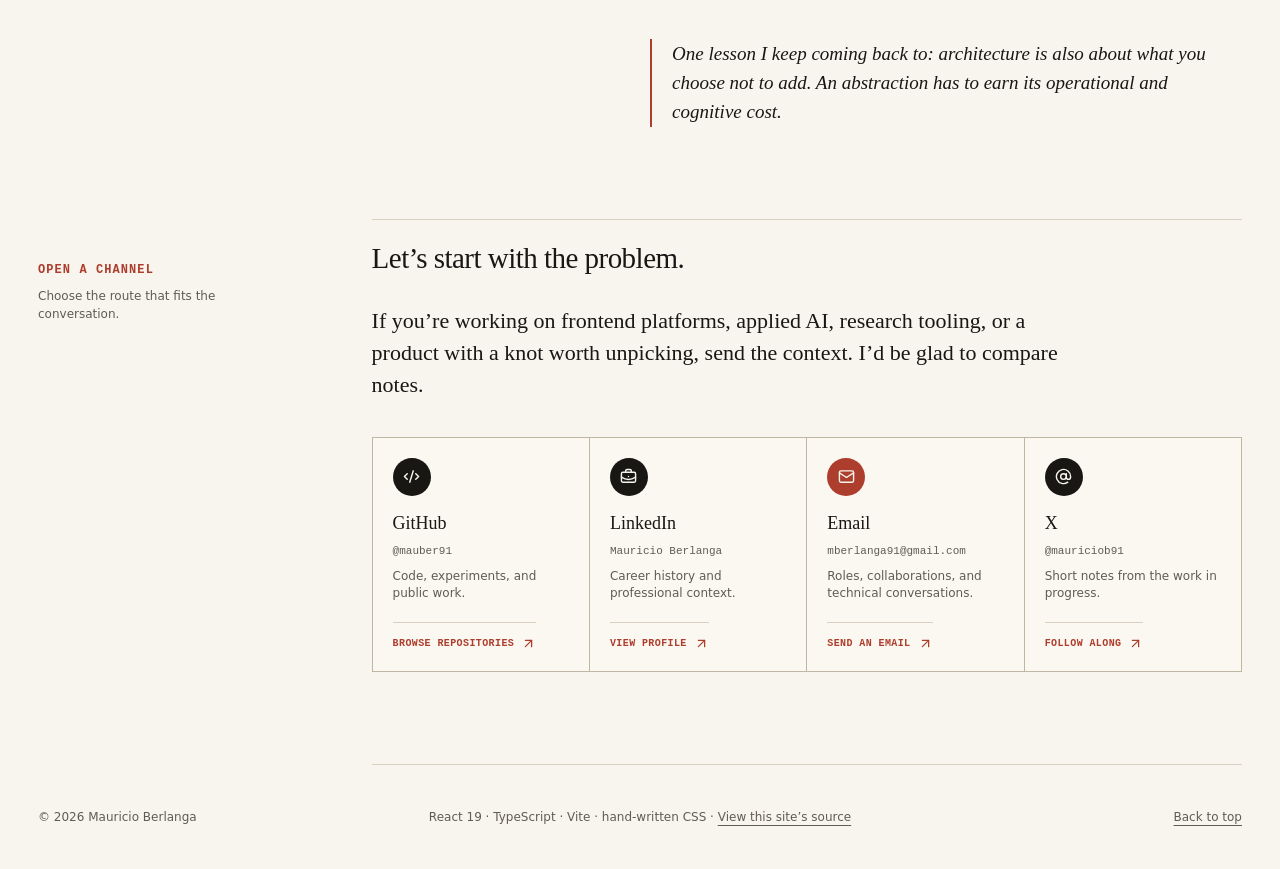
<file: writing/onesource-decision-record/index.html>
<!doctype html>
<html lang="en">
  <head>
    <meta charset="UTF-8" />
    <meta name="viewport" content="width=device-width, initial-scale=1.0" />
    <link rel="icon" href="data:," />
    <meta name="theme-color" content="#f3eee5" />
    <title>Choosing Nx and Module Federation over the internal framework — Mauricio Berlanga</title>
    <meta name="description" content="An architecture decision record for the OneSource frontend platform: constraints, options considered, what was left out, and what it cost to run." />
    <meta name="author" content="Mauricio Berlanga" />
    <meta name="keywords" content="Mauricio Berlanga, Senior Software Engineer, Frontend Platforms, React, TypeScript, Angular, Nx, Module Federation, AI Engineer, RAG, Reinforcement Learning" />
    <link rel="canonical" href="https://mauber91.github.io/writing/onesource-decision-record/" />
    <meta property="og:type" content="website" />
    <meta property="og:title" content="Choosing Nx and Module Federation over the internal framework — Mauricio Berlanga" />
    <meta property="og:description" content="An architecture decision record for the OneSource frontend platform: constraints, options considered, what was left out, and what it cost to run." />
    <meta property="og:image" content="https://mauber91.github.io/og.png" />
    <meta property="og:image:alt" content="Mauricio Berlanga, senior software engineer." />
    <meta property="og:image:width" content="1200" />
    <meta property="og:image:height" content="630" />
    <meta name="twitter:card" content="summary_large_image" />
    <meta name="twitter:title" content="Choosing Nx and Module Federation over the internal framework — Mauricio Berlanga" />
    <meta name="twitter:description" content="An architecture decision record for the OneSource frontend platform: constraints, options considered, what was left out, and what it cost to run." />
    <meta name="twitter:image" content="https://mauber91.github.io/og.png" />
    <meta name="twitter:image:alt" content="Mauricio Berlanga, senior software engineer." />
    <script type="application/ld+json">
      {
        "@context": "https://schema.org",
        "@type": "Person",
        "name": "Mauricio Berlanga",
        "jobTitle": "Senior Software Engineer",
        "url": "https://mauber91.github.io/",
        "sameAs": ["https://github.com/mauber91", "https://www.linkedin.com/in/mauricio-berlanga-carrillo-58a62334"],
        "worksFor": { "@type": "Organization", "name": "Walmart Global Tech" },
        "knowsAbout": ["Frontend Platform Engineering", "React", "TypeScript", "Angular", "Nx Monorepos", "Micro-frontends", "Module Federation", "Software Engineering", "Machine Learning", "Artificial Intelligence", "Retrieval-Augmented Generation", "Reinforcement Learning"]
      }
    </script>
    <script type="module" crossorigin src="/assets/index-MQRnuHQo.js"></script>
    <link rel="stylesheet" crossorigin href="/assets/index-B0Zqwcub.css">
  </head>
  <body>
    <div id="root"></div>
  </body>
</html>
</file>
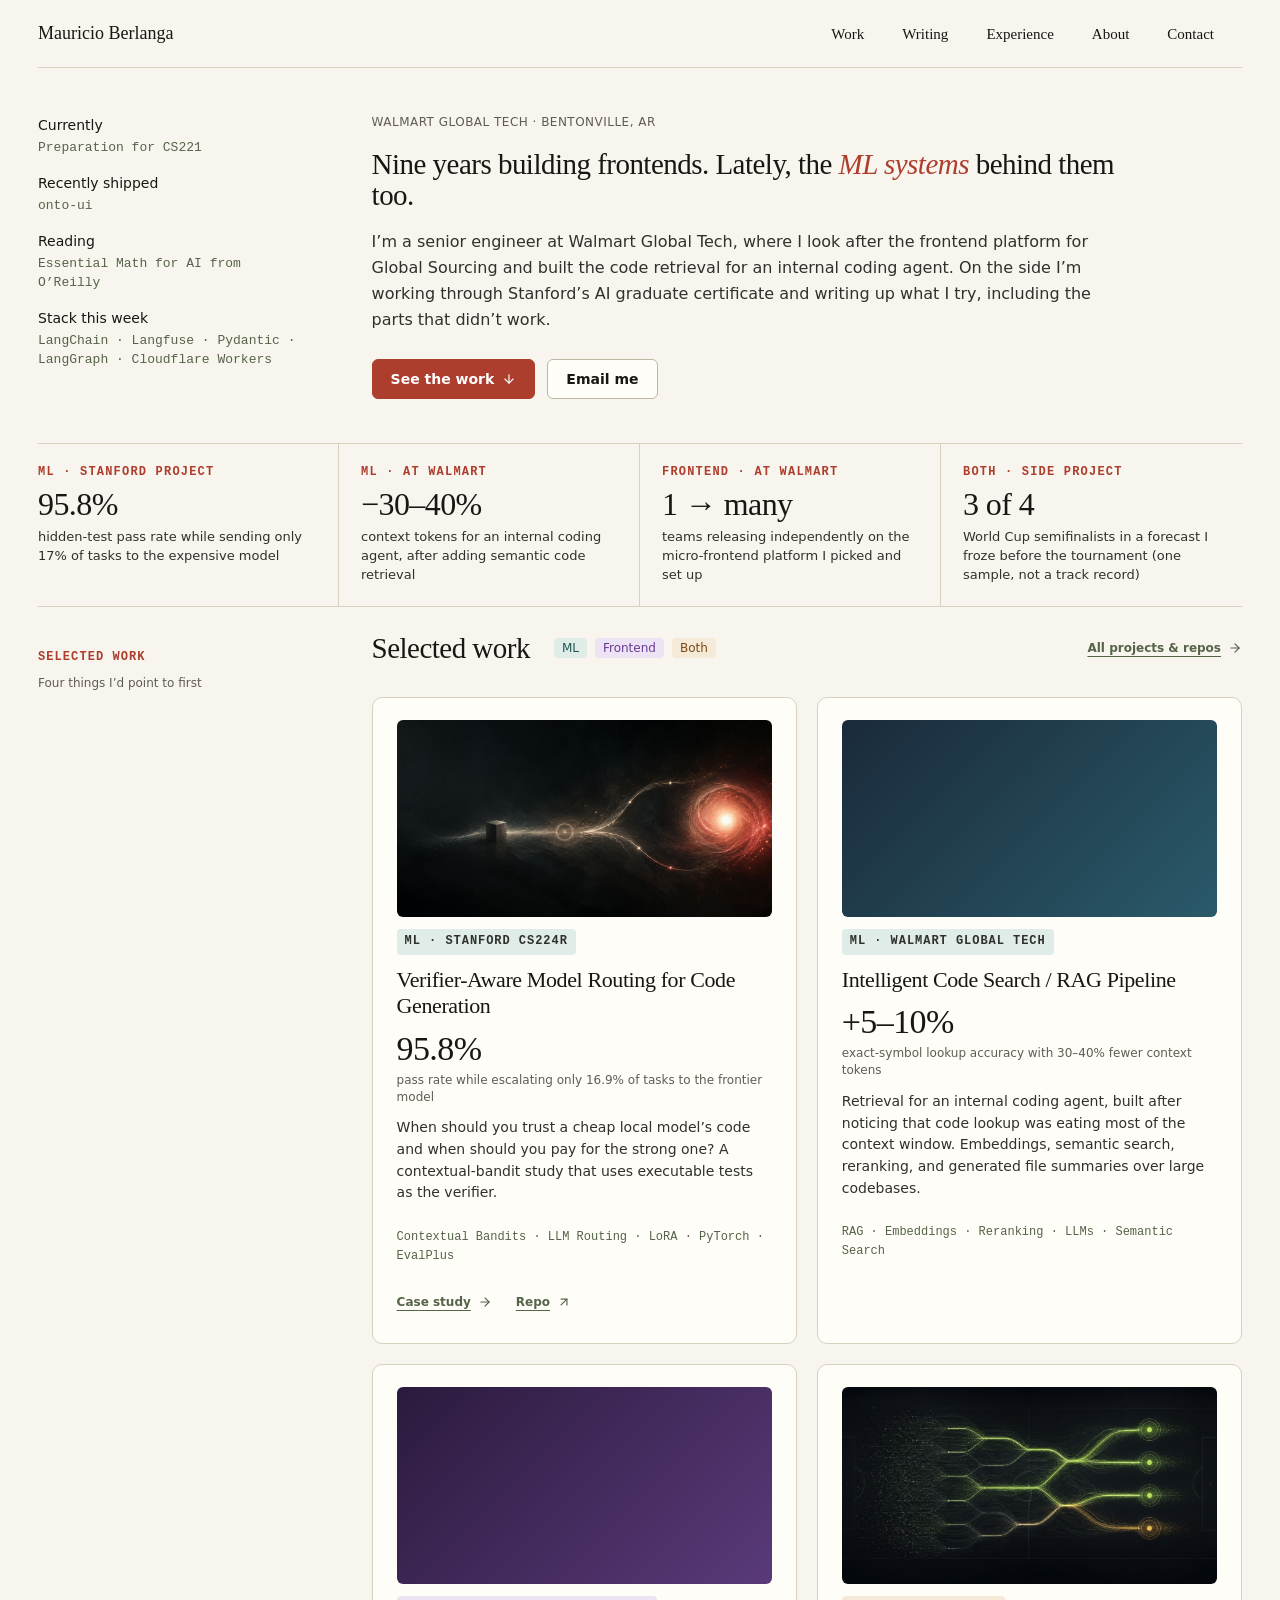
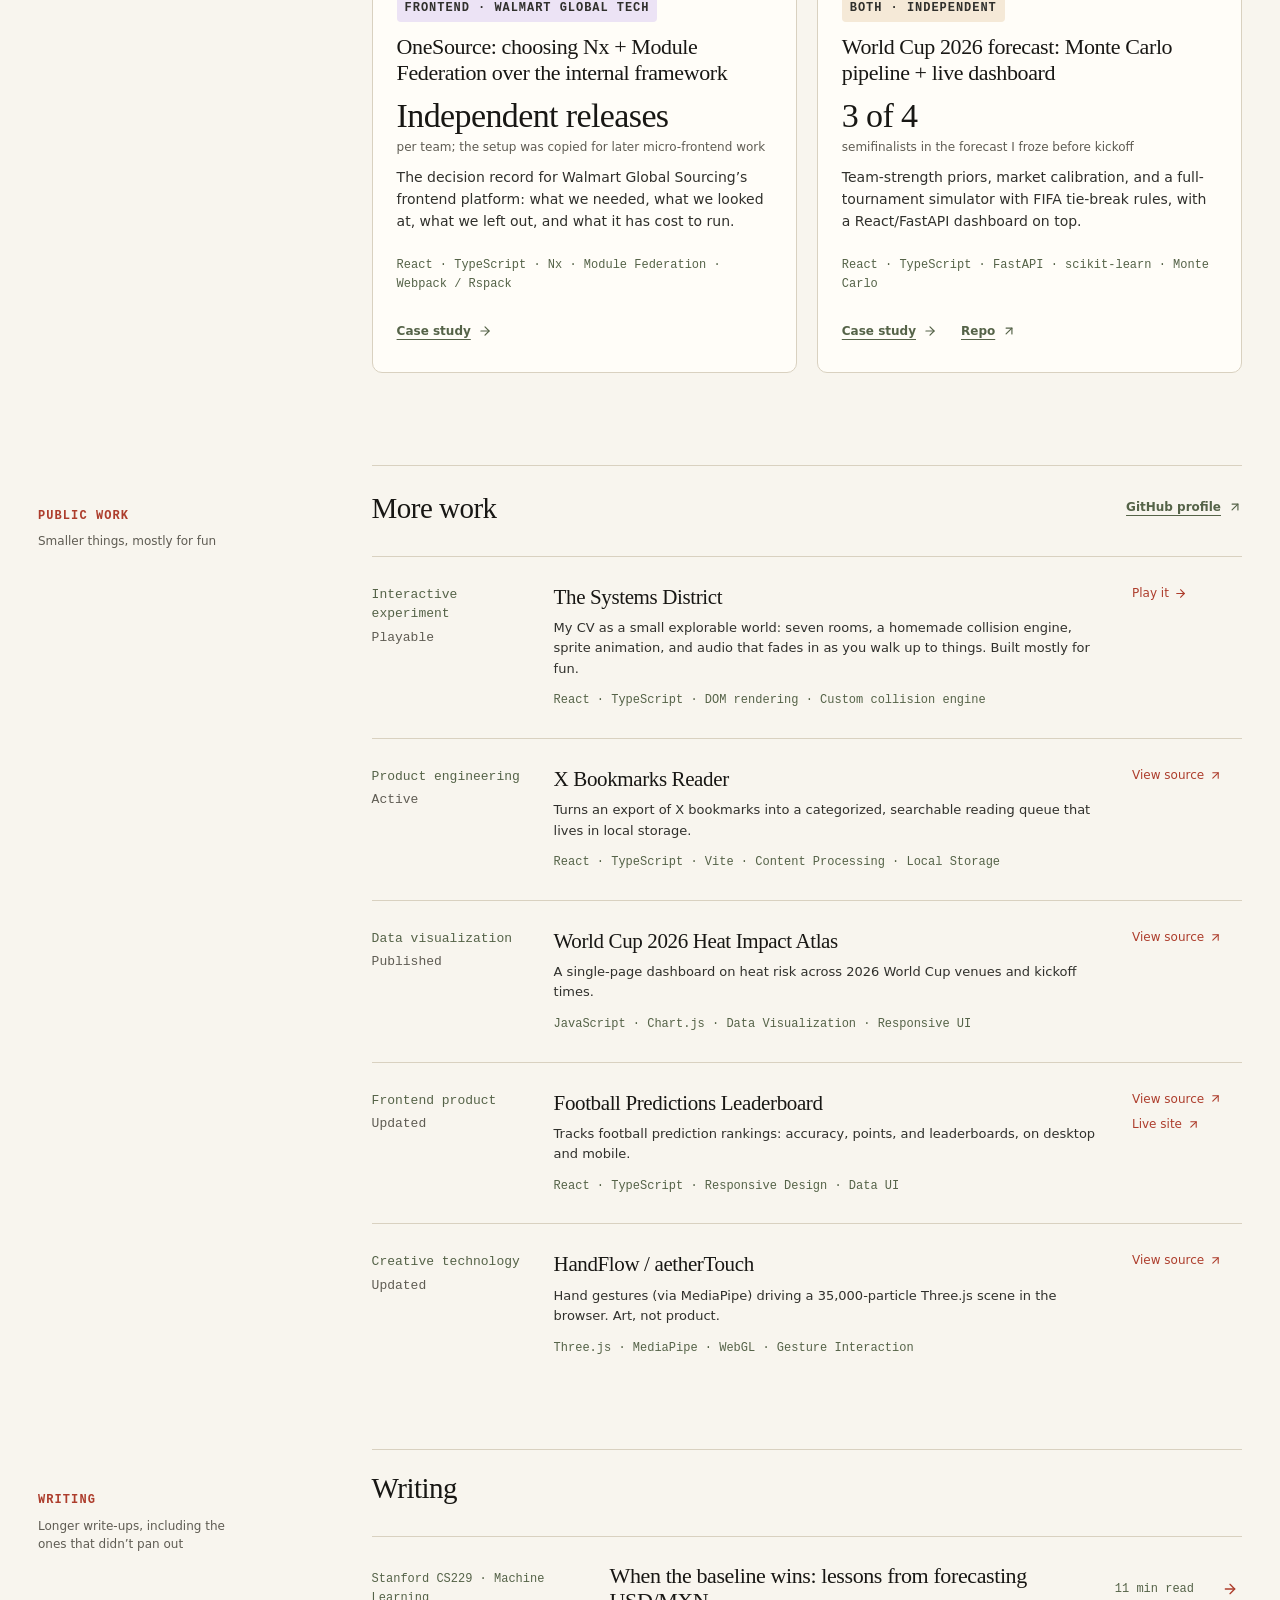
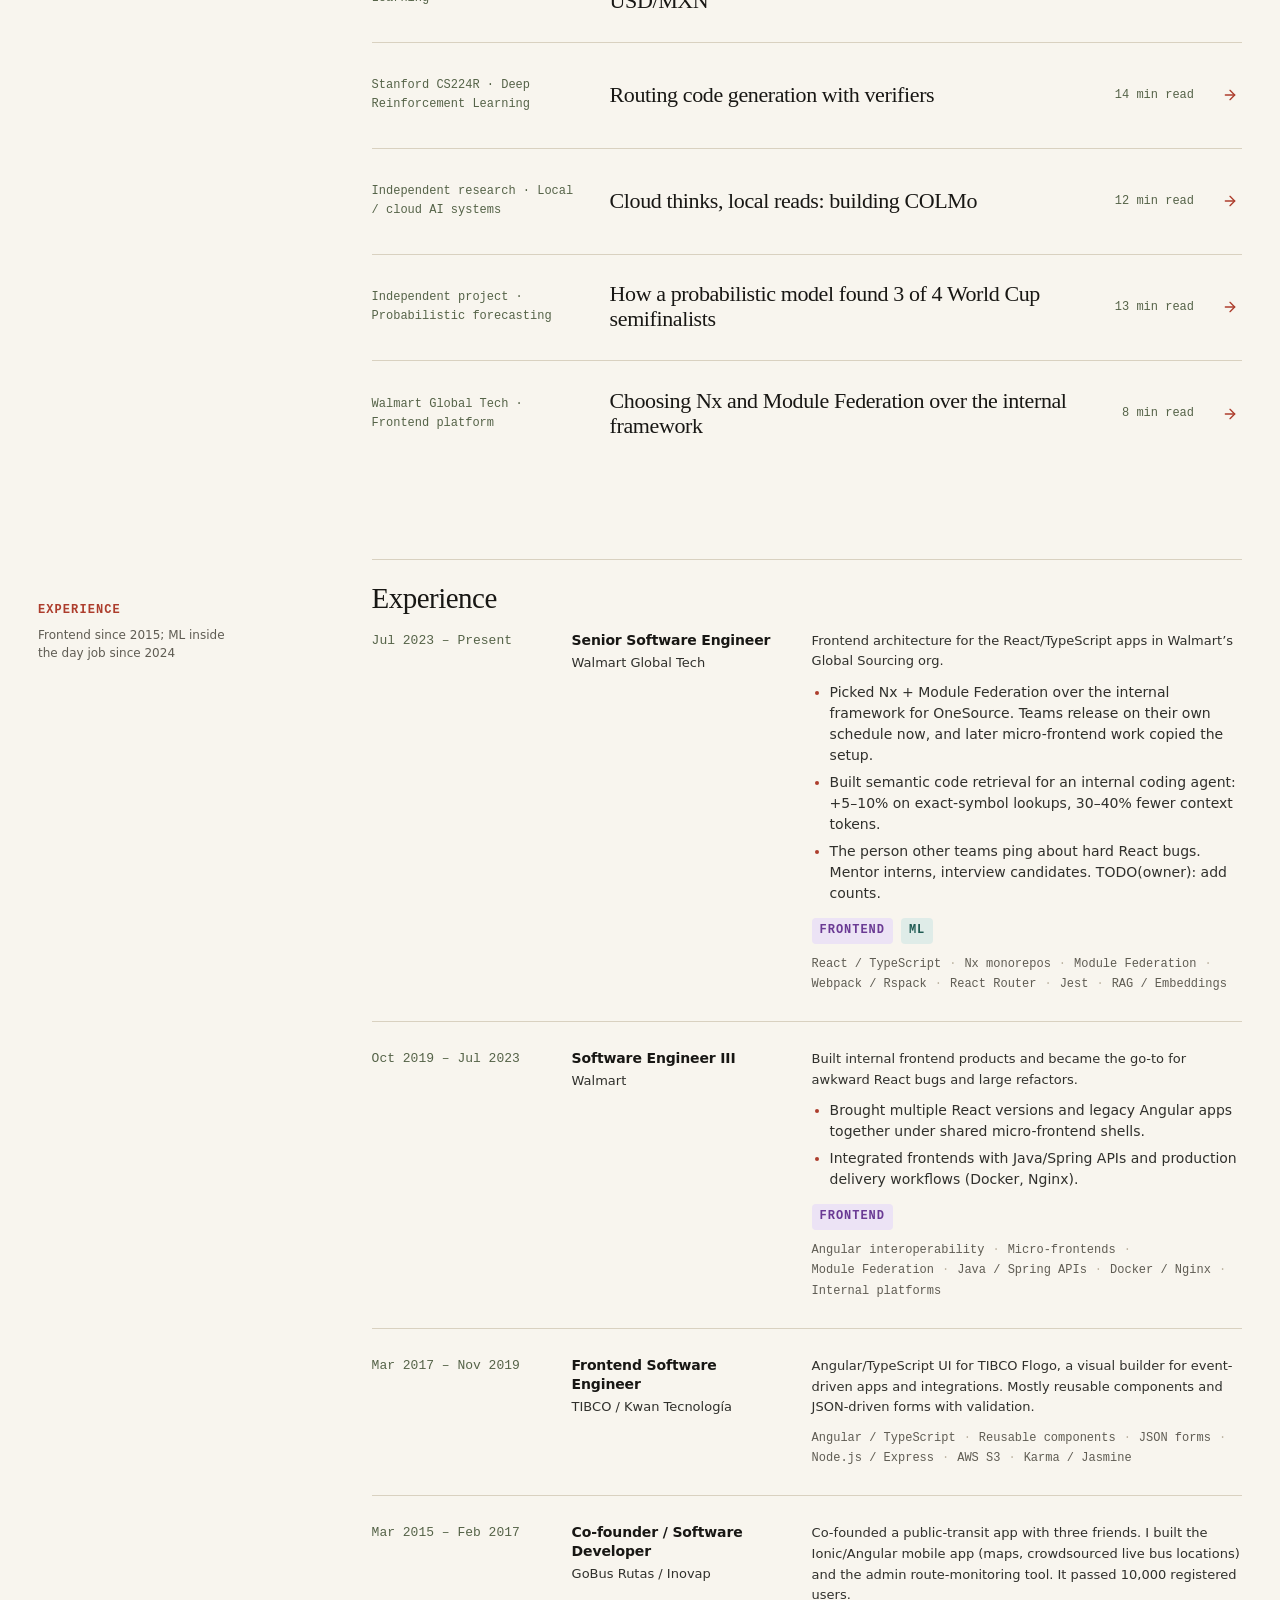
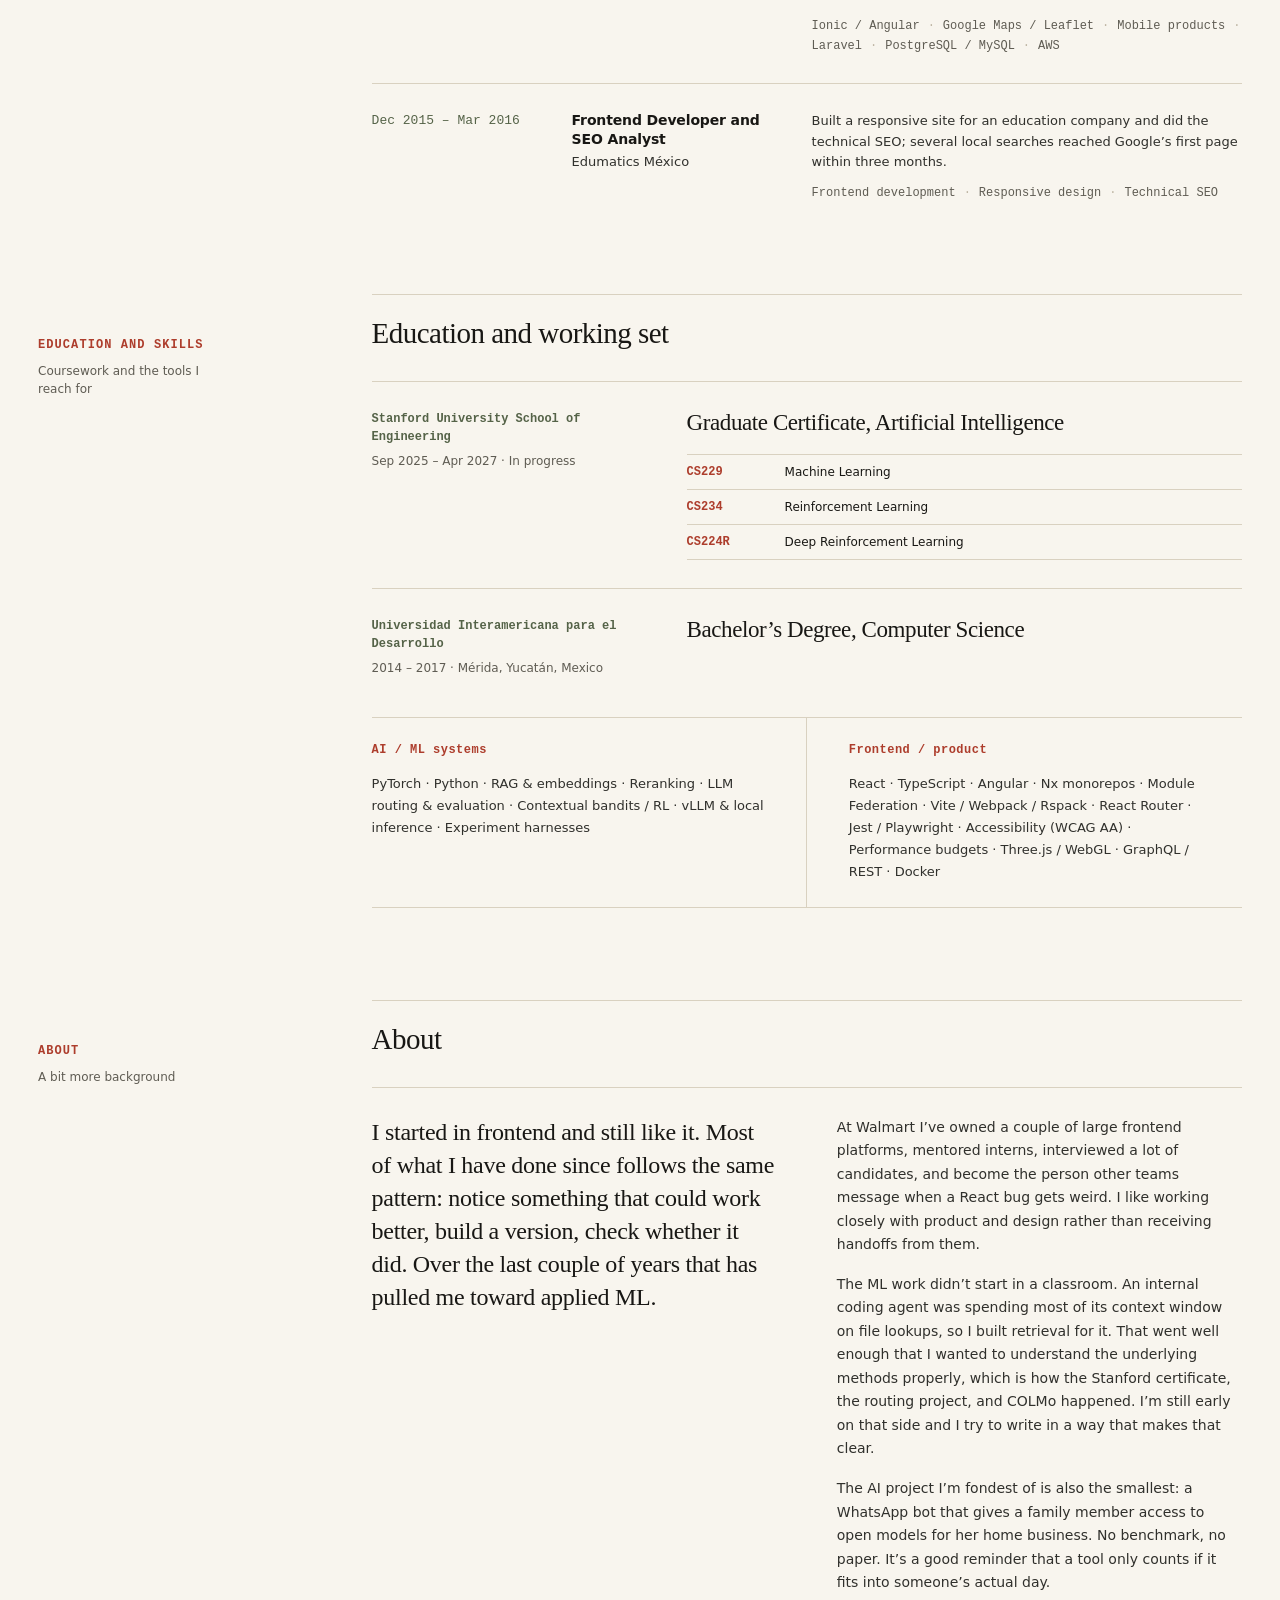
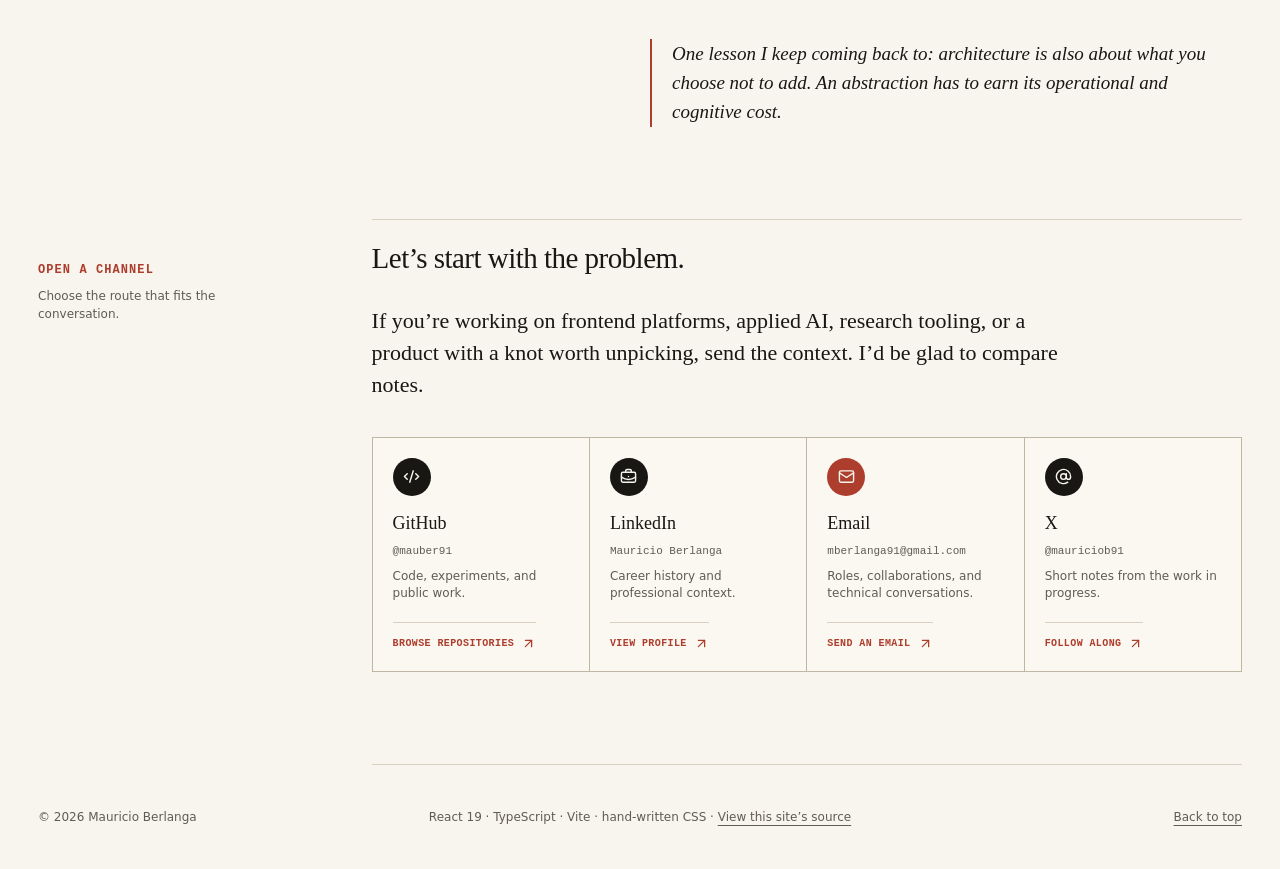
<file: writing/usd-mxn-forecasting/index.html>
<!doctype html>
<html lang="en">
  <head>
    <meta charset="UTF-8" />
    <meta name="viewport" content="width=device-width, initial-scale=1.0" />
    <link rel="icon" href="data:," />
    <meta name="theme-color" content="#f3eee5" />
    <title>When the baseline wins: lessons from forecasting USD/MXN — Mauricio Berlanga</title>
    <meta name="description" content="A technical account of testing linear models, tree ensembles, and a neural network against autoregressive baselines on monthly USD/MXN data." />
    <meta name="author" content="Mauricio Berlanga" />
    <meta name="keywords" content="Mauricio Berlanga, Senior Software Engineer, Frontend Platforms, React, TypeScript, Angular, Nx, Module Federation, AI Engineer, RAG, Reinforcement Learning" />
    <link rel="canonical" href="https://mauber91.github.io/writing/usd-mxn-forecasting/" />
    <meta property="og:type" content="website" />
    <meta property="og:title" content="When the baseline wins: lessons from forecasting USD/MXN — Mauricio Berlanga" />
    <meta property="og:description" content="A technical account of testing linear models, tree ensembles, and a neural network against autoregressive baselines on monthly USD/MXN data." />
    <meta property="og:image" content="https://mauber91.github.io/articles/usdmxn-card-v2.jpg" />
    <meta property="og:image:alt" content="The United States and Mexico overlaid with currency, forecasting, and machine-learning imagery." />
    <meta property="og:image:width" content="1200" />
    <meta property="og:image:height" content="630" />
    <meta name="twitter:card" content="summary_large_image" />
    <meta name="twitter:title" content="When the baseline wins: lessons from forecasting USD/MXN — Mauricio Berlanga" />
    <meta name="twitter:description" content="A technical account of testing linear models, tree ensembles, and a neural network against autoregressive baselines on monthly USD/MXN data." />
    <meta name="twitter:image" content="https://mauber91.github.io/articles/usdmxn-card-v2.jpg" />
    <meta name="twitter:image:alt" content="The United States and Mexico overlaid with currency, forecasting, and machine-learning imagery." />
    <script type="application/ld+json">
      {
        "@context": "https://schema.org",
        "@type": "Person",
        "name": "Mauricio Berlanga",
        "jobTitle": "Senior Software Engineer",
        "url": "https://mauber91.github.io/",
        "sameAs": ["https://github.com/mauber91", "https://www.linkedin.com/in/mauricio-berlanga-carrillo-58a62334"],
        "worksFor": { "@type": "Organization", "name": "Walmart Global Tech" },
        "knowsAbout": ["Frontend Platform Engineering", "React", "TypeScript", "Angular", "Nx Monorepos", "Micro-frontends", "Module Federation", "Software Engineering", "Machine Learning", "Artificial Intelligence", "Retrieval-Augmented Generation", "Reinforcement Learning"]
      }
    </script>
    <script type="module" crossorigin src="/assets/index-MQRnuHQo.js"></script>
    <link rel="stylesheet" crossorigin href="/assets/index-B0Zqwcub.css">
  </head>
  <body>
    <div id="root"></div>
  </body>
</html>
</file>
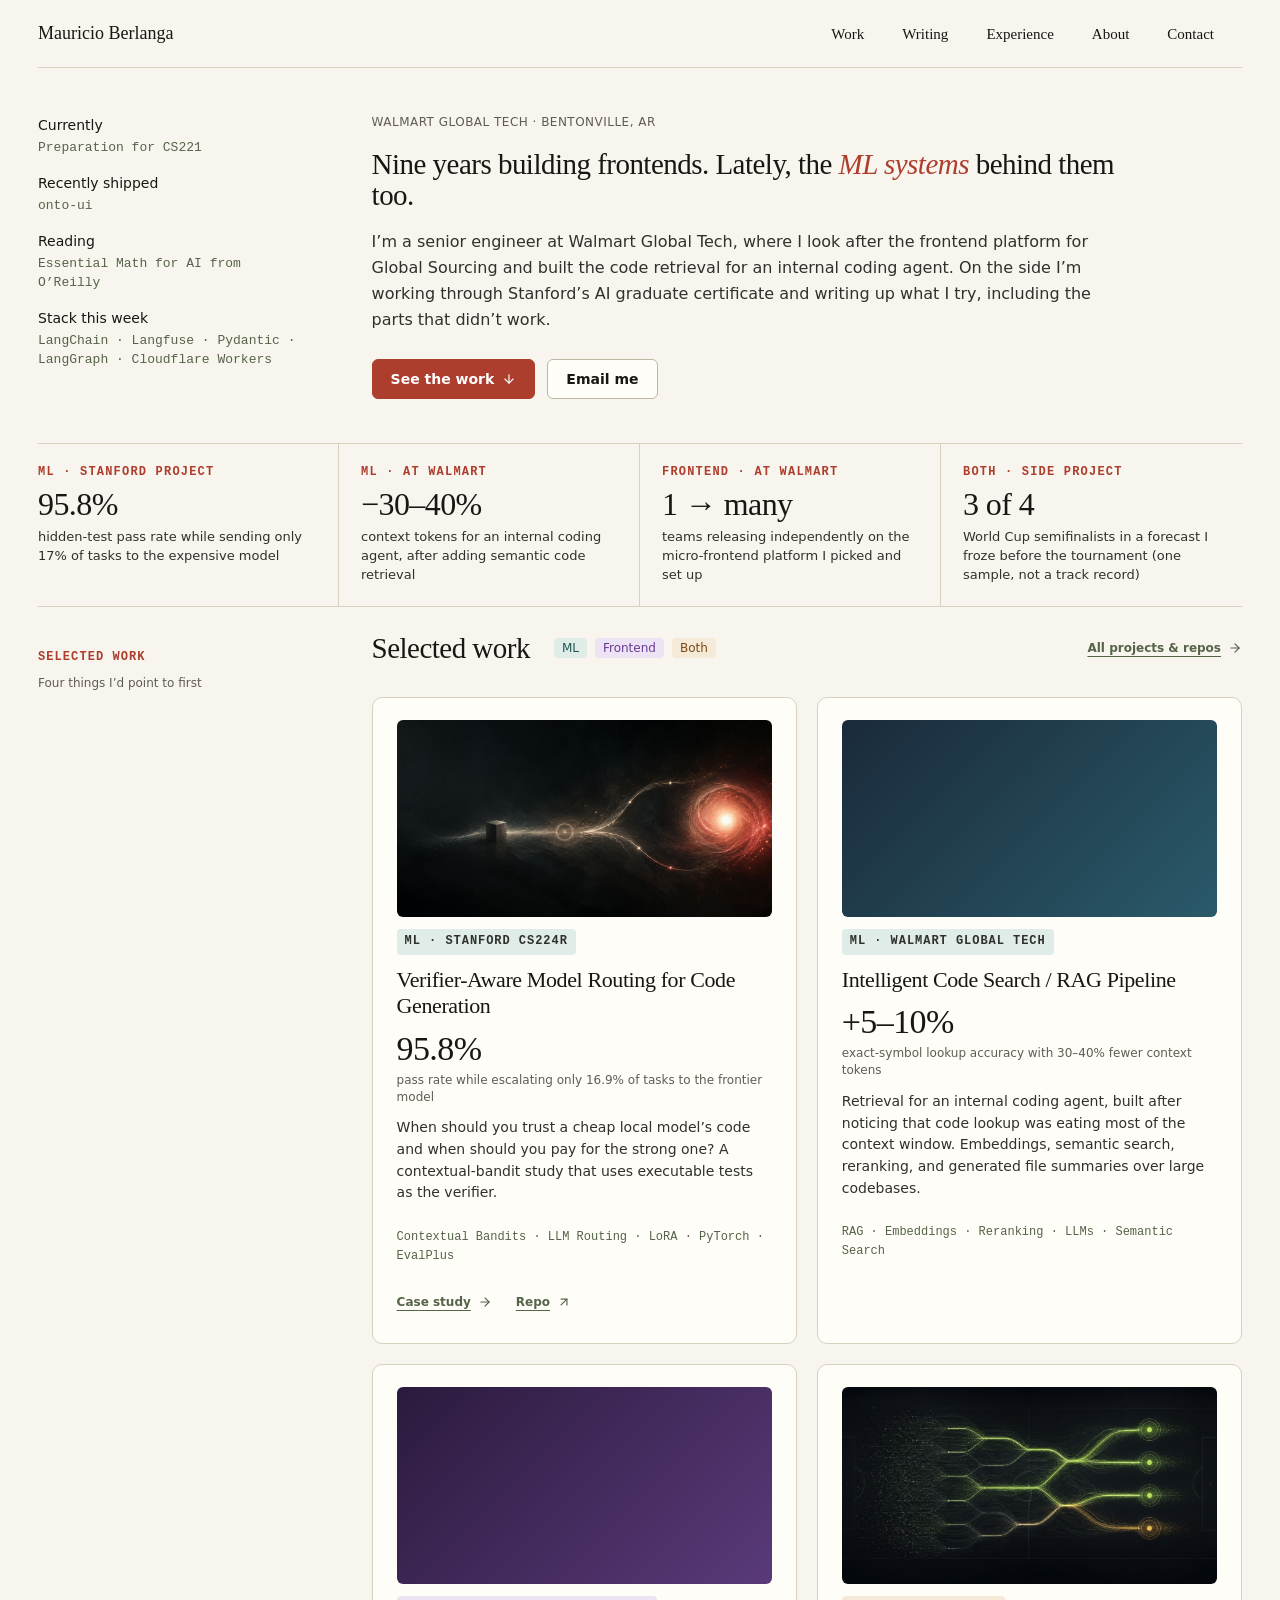
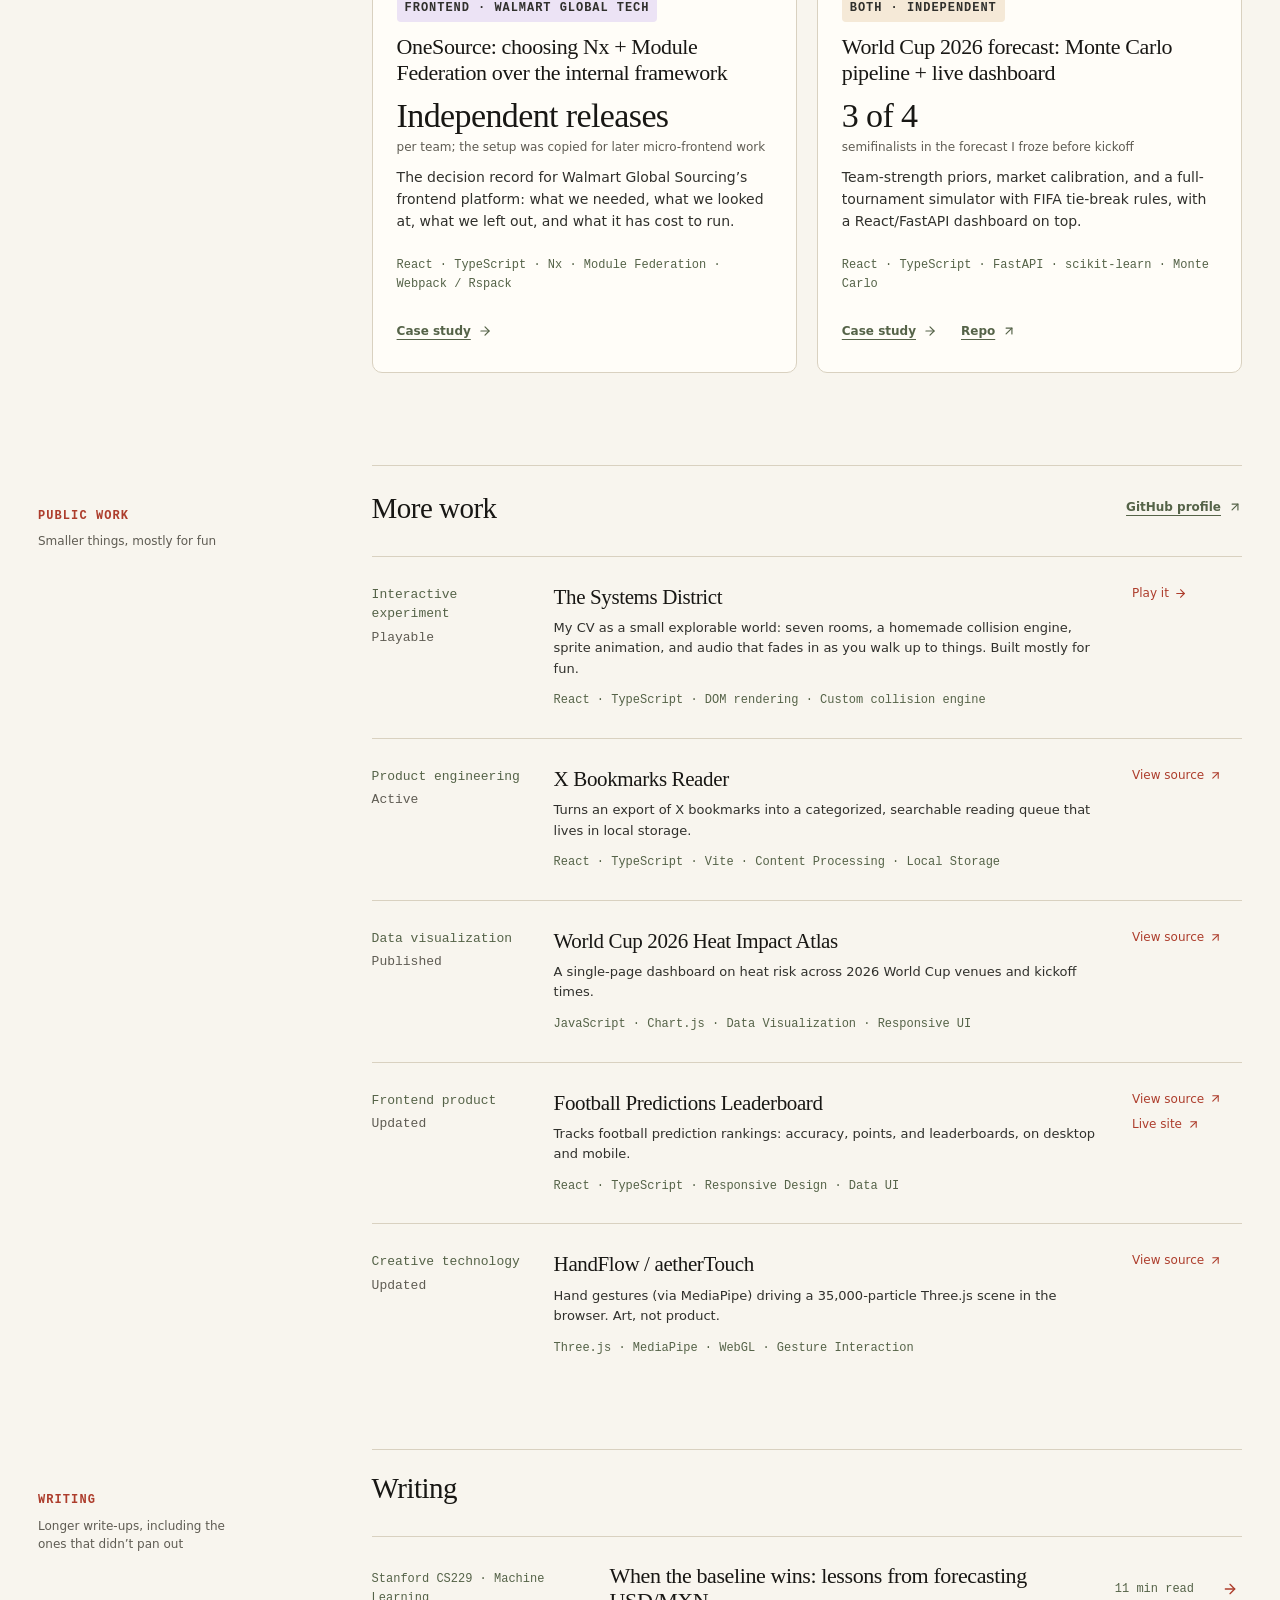
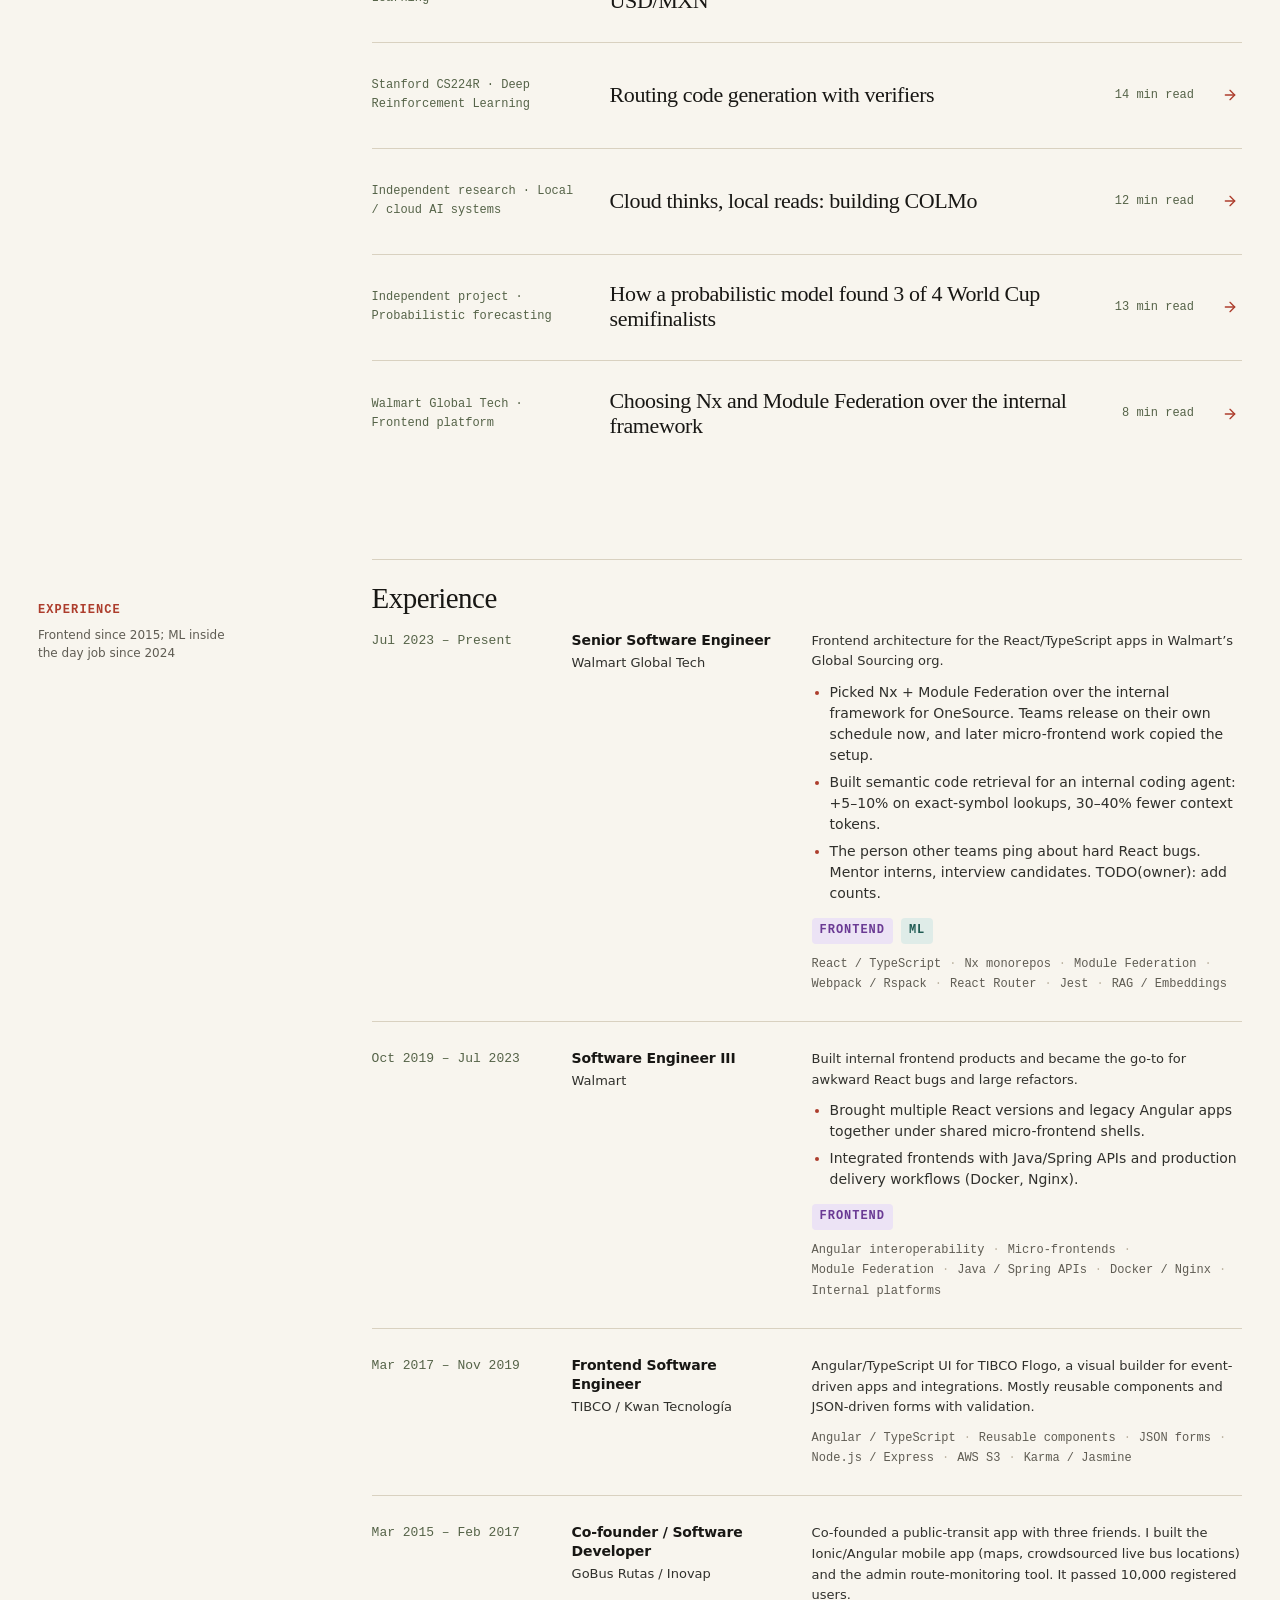
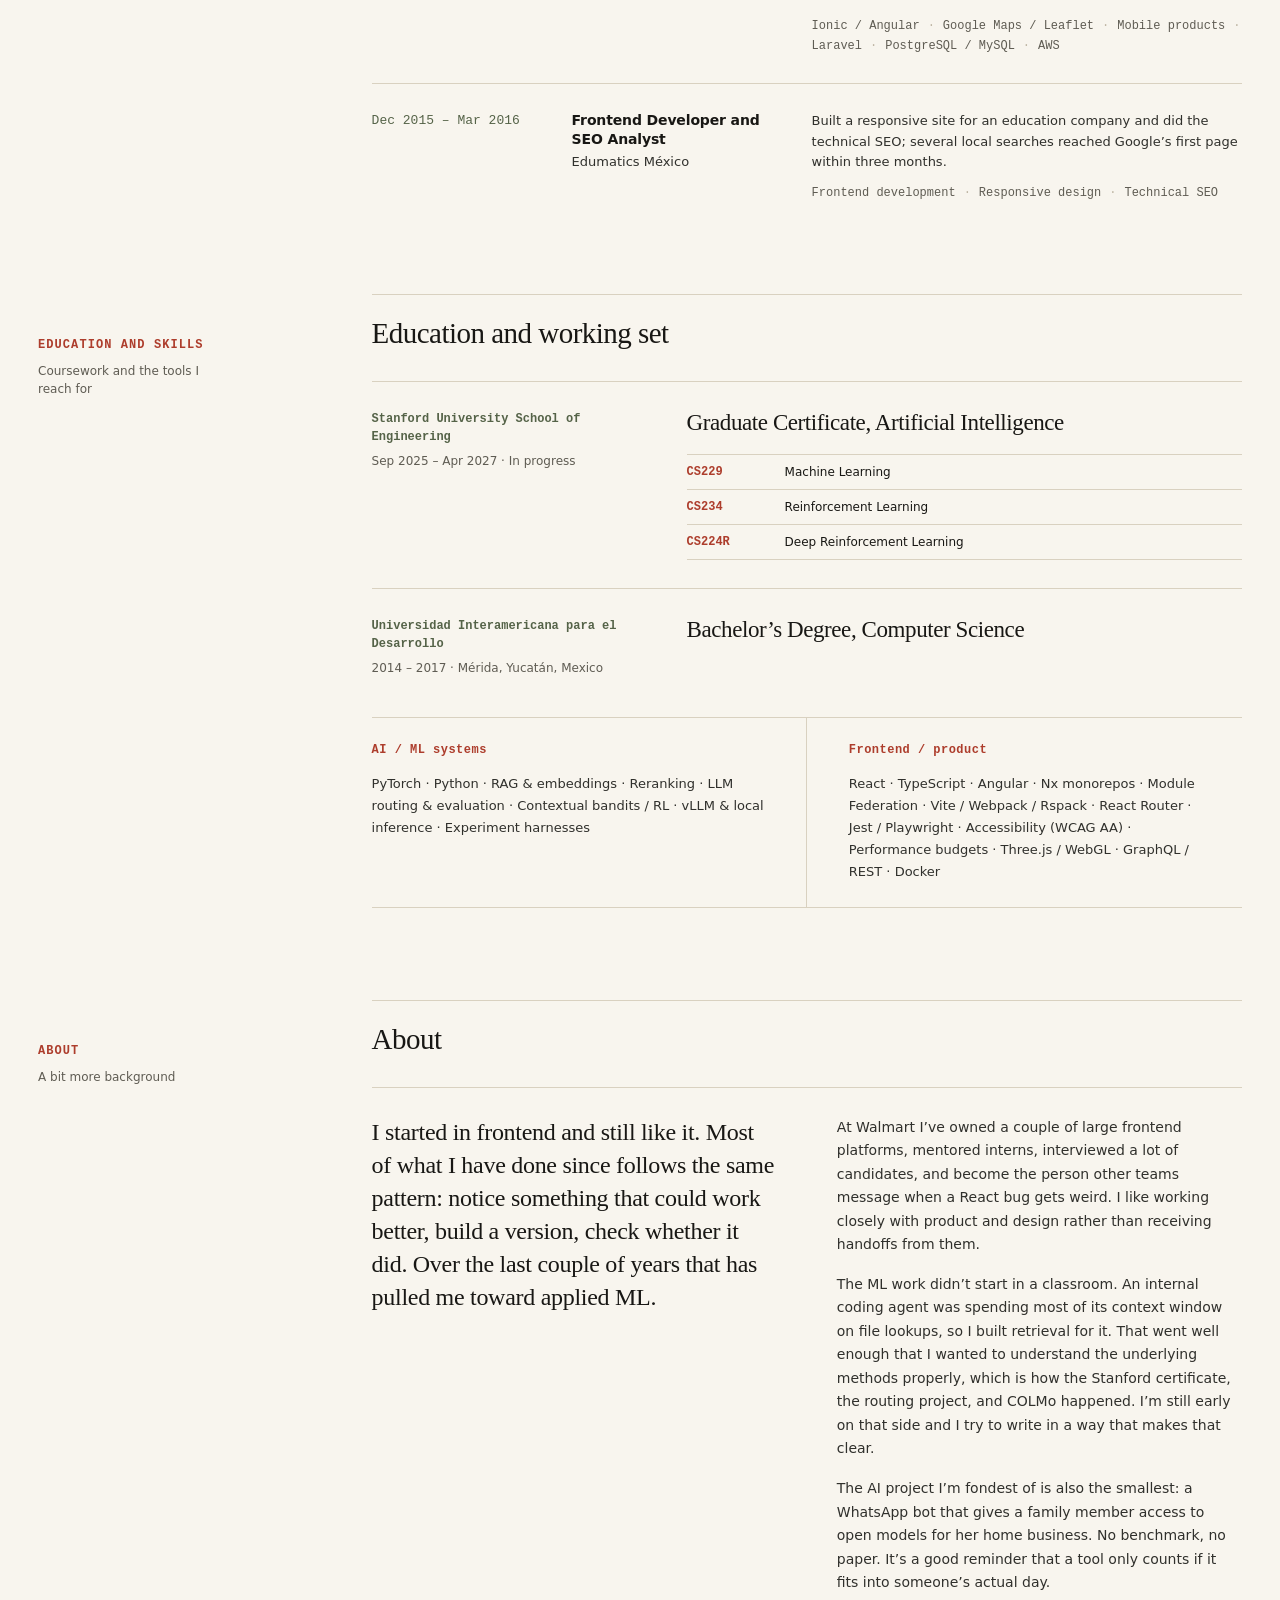
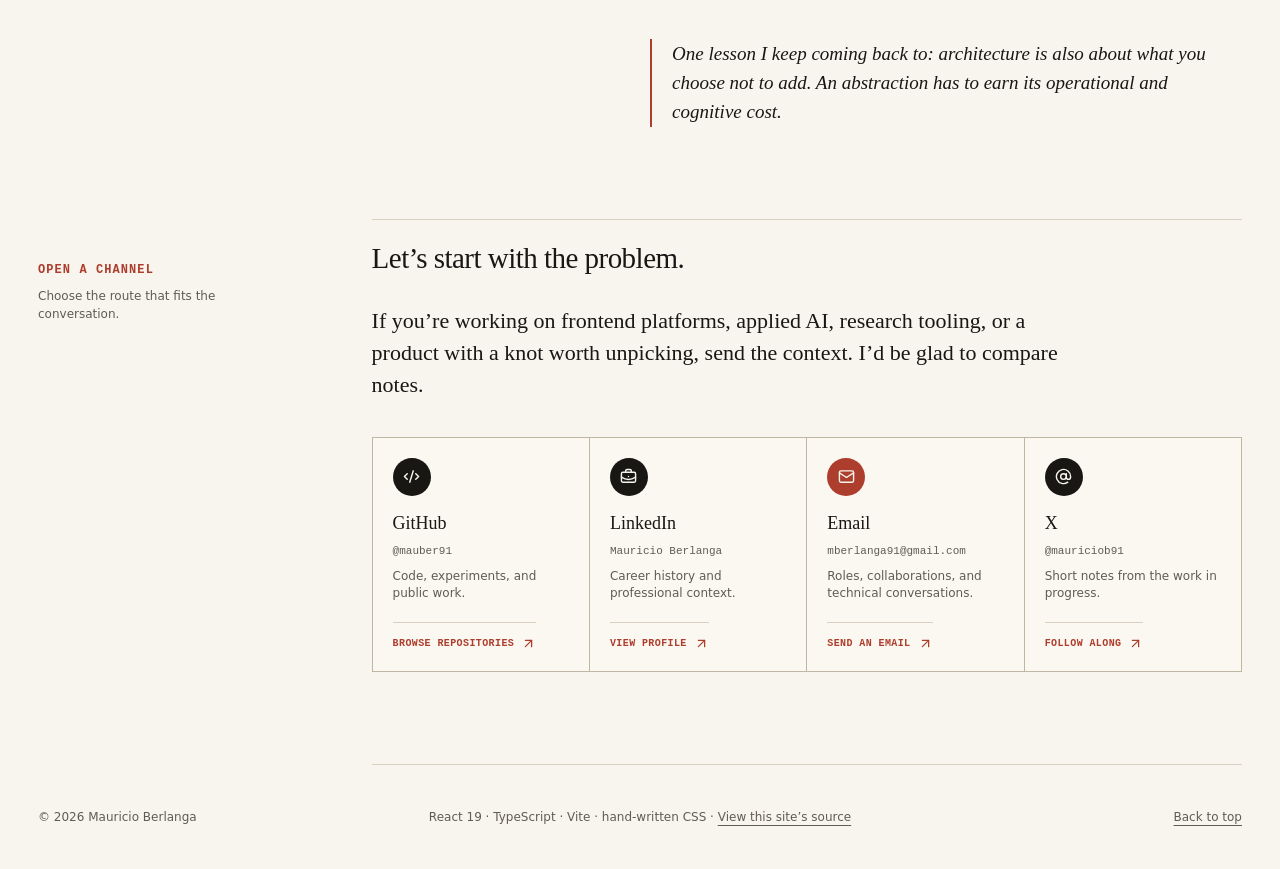
<file: writing/verifier-aware-model-routing/index.html>
<!doctype html>
<html lang="en">
  <head>
    <meta charset="UTF-8" />
    <meta name="viewport" content="width=device-width, initial-scale=1.0" />
    <link rel="icon" href="data:," />
    <meta name="theme-color" content="#f3eee5" />
    <title>Routing code generation with verifiers — Mauricio Berlanga</title>
    <meta name="description" content="A cost-sensitive contextual-bandit study of routing code generation between local and stronger models using executable test feedback." />
    <meta name="author" content="Mauricio Berlanga" />
    <meta name="keywords" content="Mauricio Berlanga, Senior Software Engineer, Frontend Platforms, React, TypeScript, Angular, Nx, Module Federation, AI Engineer, RAG, Reinforcement Learning" />
    <link rel="canonical" href="https://mauber91.github.io/writing/verifier-aware-model-routing/" />
    <meta property="og:type" content="website" />
    <meta property="og:title" content="Routing code generation with verifiers — Mauricio Berlanga" />
    <meta property="og:description" content="A cost-sensitive contextual-bandit study of routing code generation between local and stronger models using executable test feedback." />
    <meta property="og:image" content="https://mauber91.github.io/articles/model-routing-card-v2.jpg" />
    <meta property="og:image:alt" content="A small local model routing work toward a brighter, more powerful model through a branching decision path." />
    <meta property="og:image:width" content="1200" />
    <meta property="og:image:height" content="630" />
    <meta name="twitter:card" content="summary_large_image" />
    <meta name="twitter:title" content="Routing code generation with verifiers — Mauricio Berlanga" />
    <meta name="twitter:description" content="A cost-sensitive contextual-bandit study of routing code generation between local and stronger models using executable test feedback." />
    <meta name="twitter:image" content="https://mauber91.github.io/articles/model-routing-card-v2.jpg" />
    <meta name="twitter:image:alt" content="A small local model routing work toward a brighter, more powerful model through a branching decision path." />
    <script type="application/ld+json">
      {
        "@context": "https://schema.org",
        "@type": "Person",
        "name": "Mauricio Berlanga",
        "jobTitle": "Senior Software Engineer",
        "url": "https://mauber91.github.io/",
        "sameAs": ["https://github.com/mauber91", "https://www.linkedin.com/in/mauricio-berlanga-carrillo-58a62334"],
        "worksFor": { "@type": "Organization", "name": "Walmart Global Tech" },
        "knowsAbout": ["Frontend Platform Engineering", "React", "TypeScript", "Angular", "Nx Monorepos", "Micro-frontends", "Module Federation", "Software Engineering", "Machine Learning", "Artificial Intelligence", "Retrieval-Augmented Generation", "Reinforcement Learning"]
      }
    </script>
    <script type="module" crossorigin src="/assets/index-MQRnuHQo.js"></script>
    <link rel="stylesheet" crossorigin href="/assets/index-B0Zqwcub.css">
  </head>
  <body>
    <div id="root"></div>
  </body>
</html>
</file>
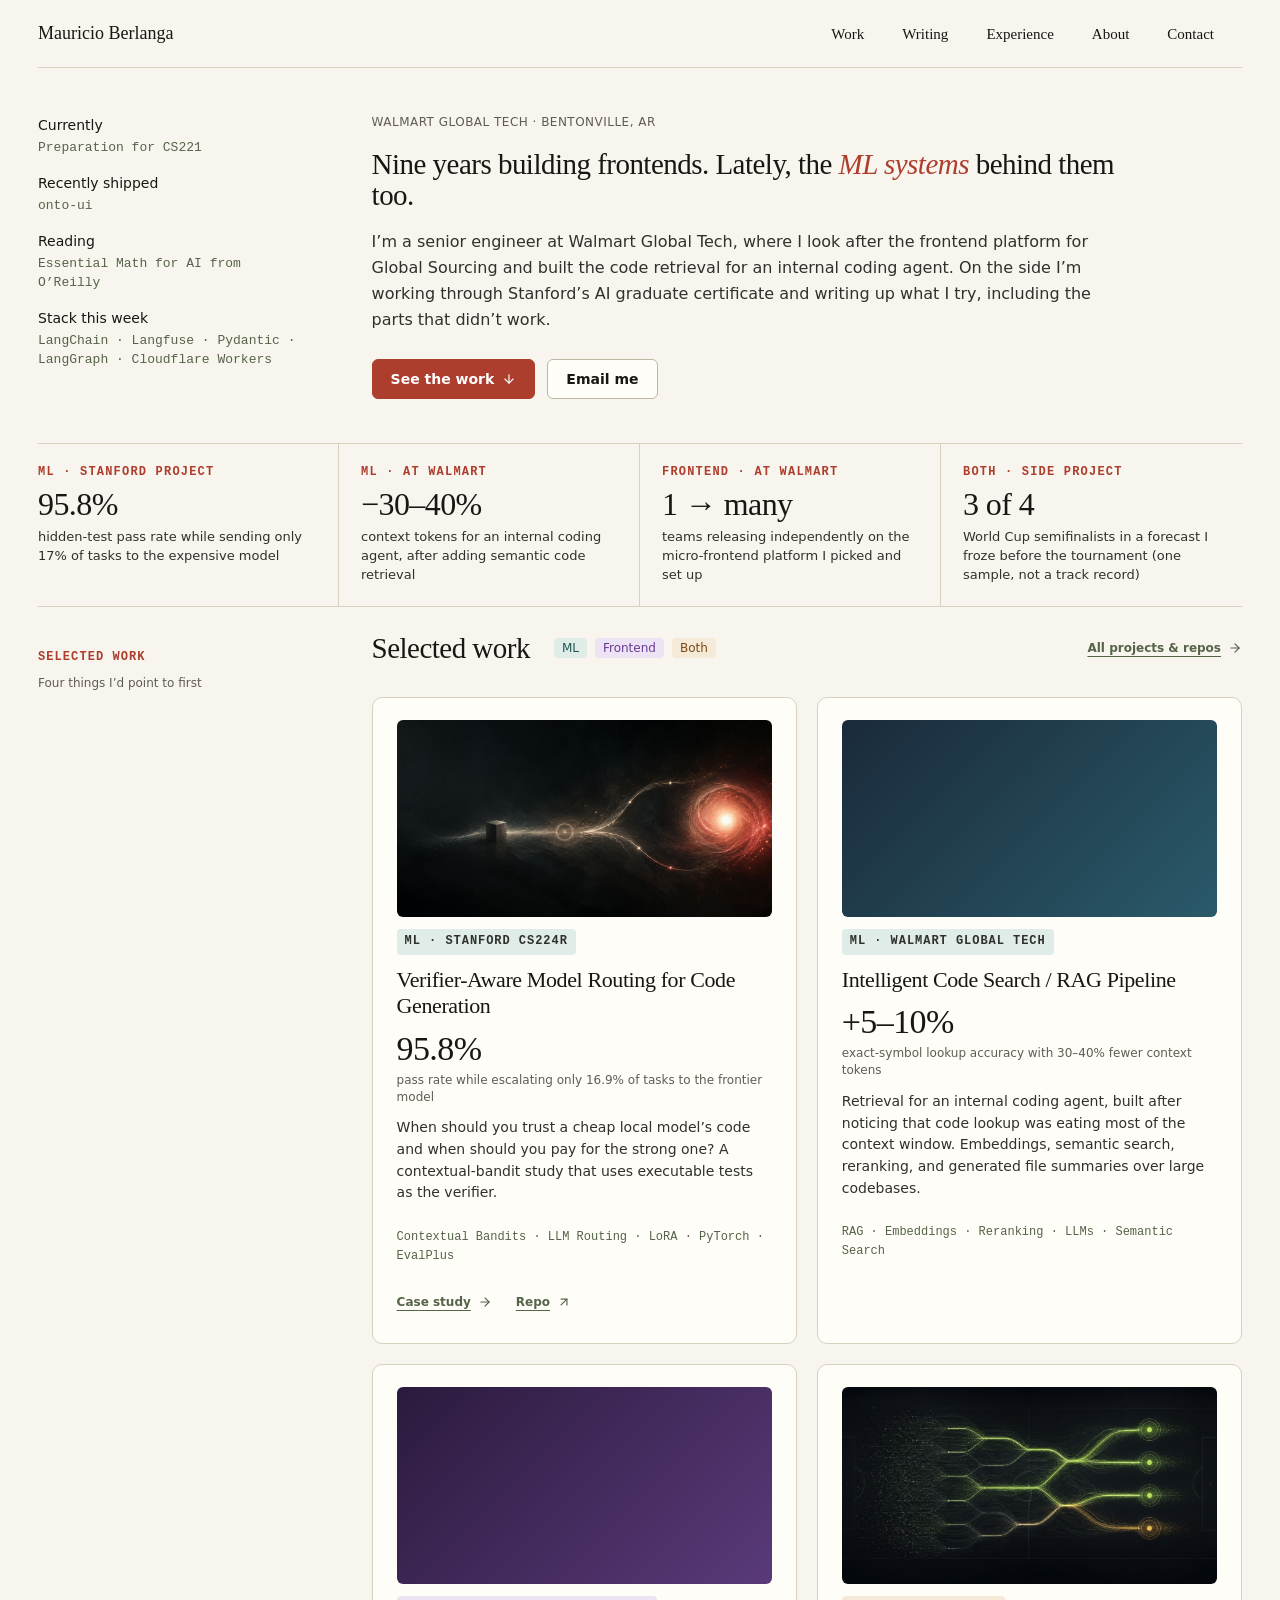
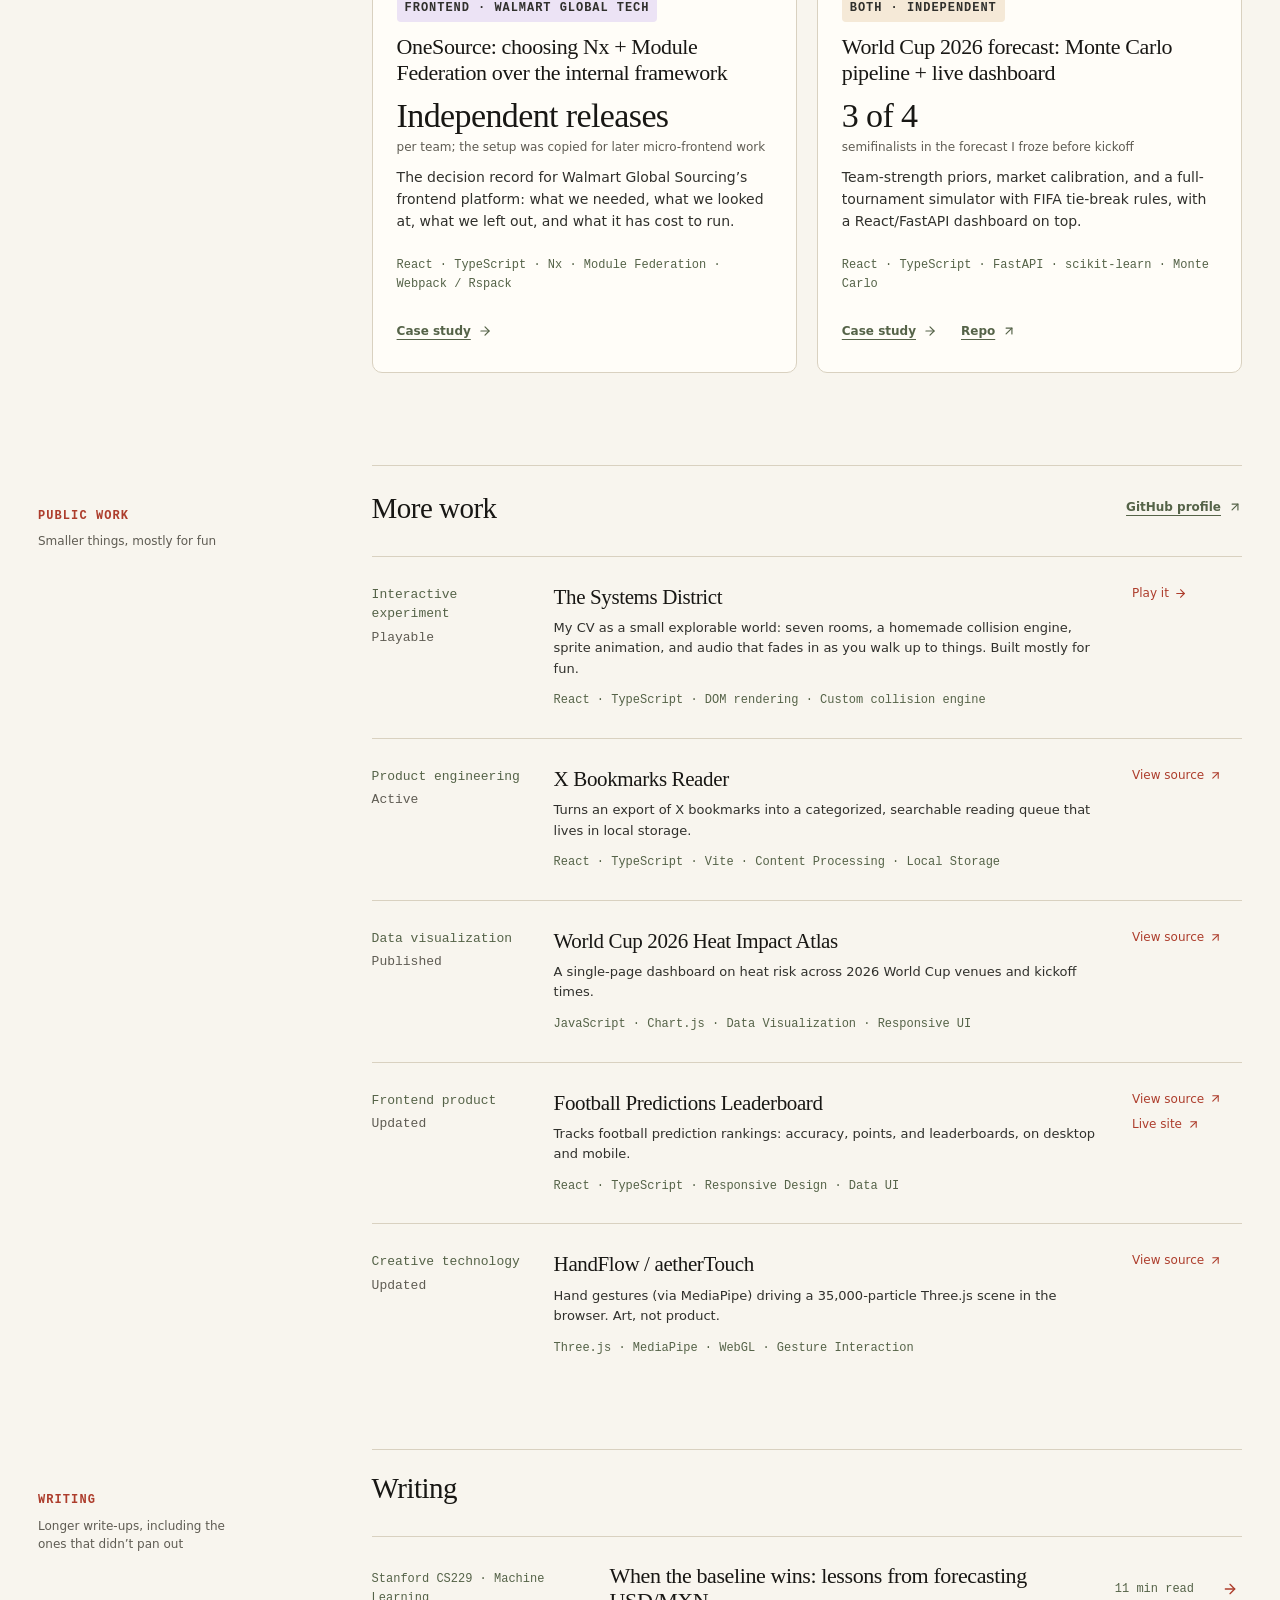
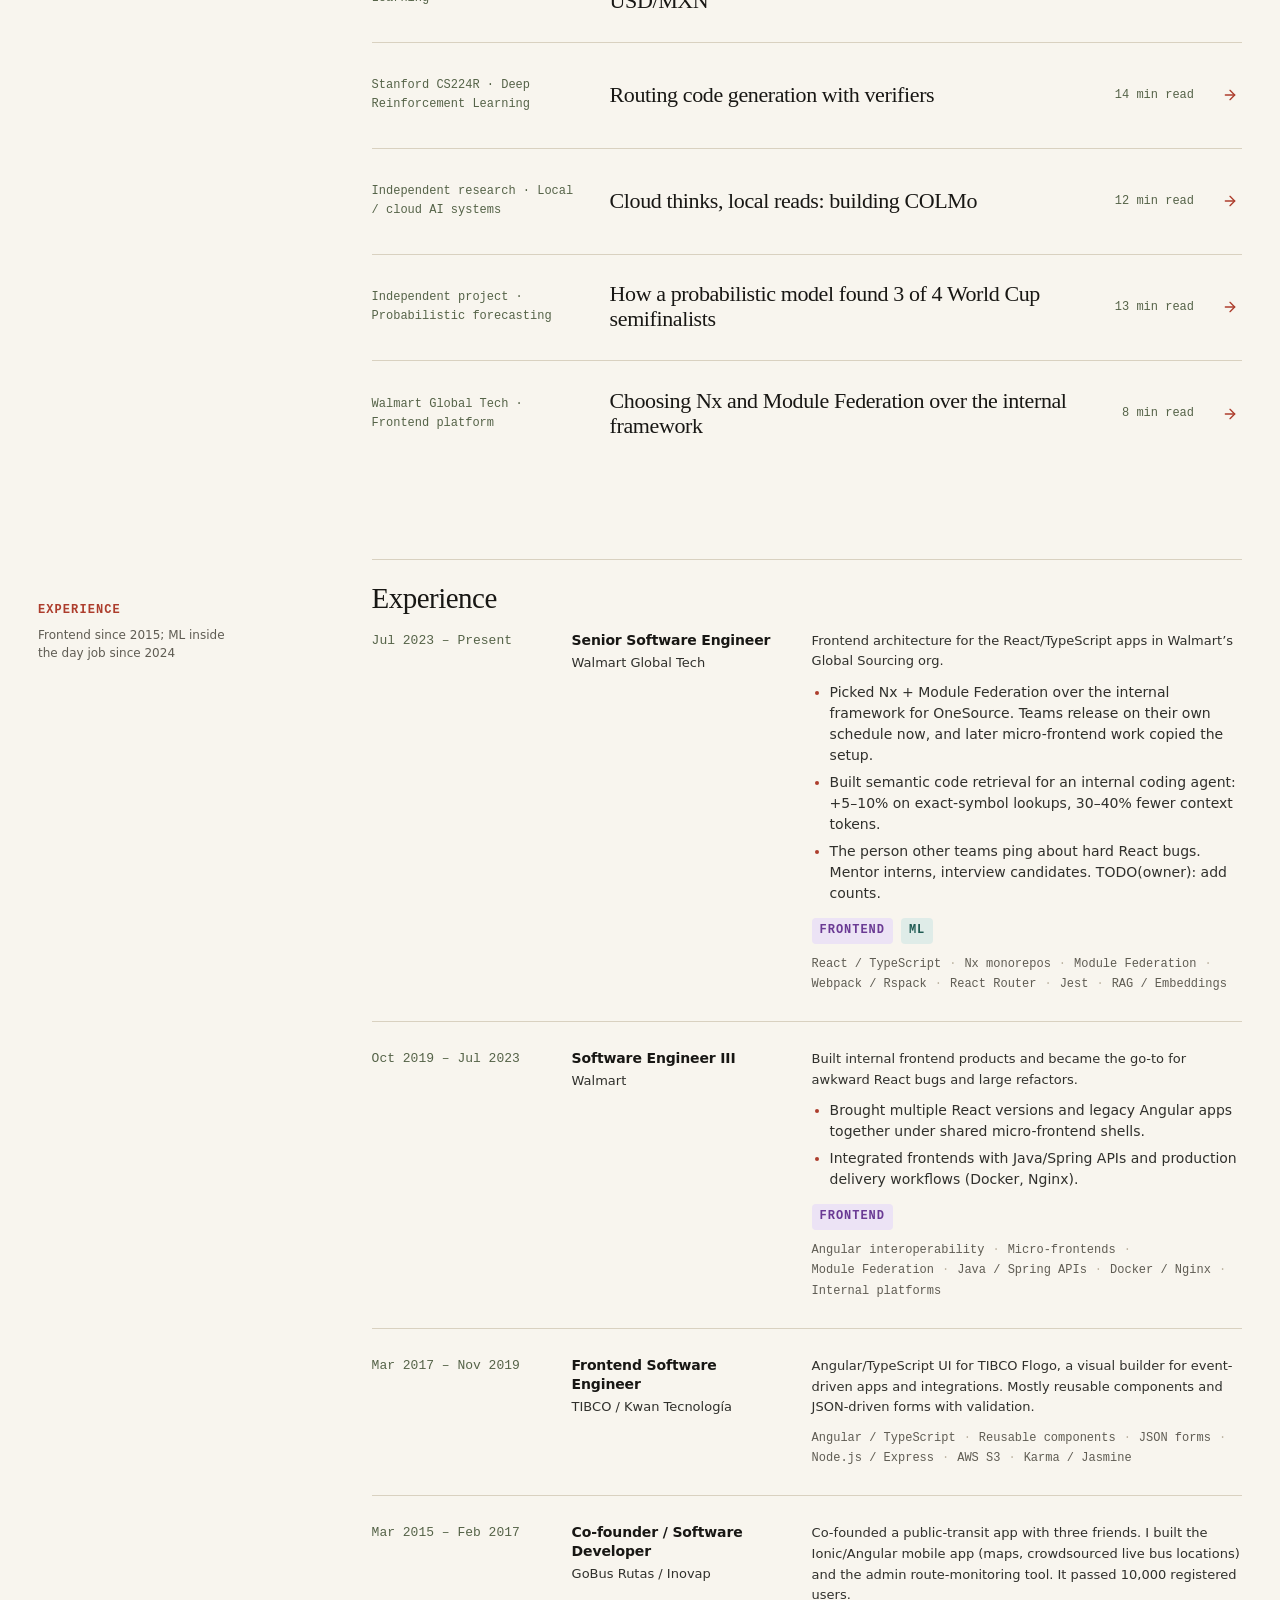
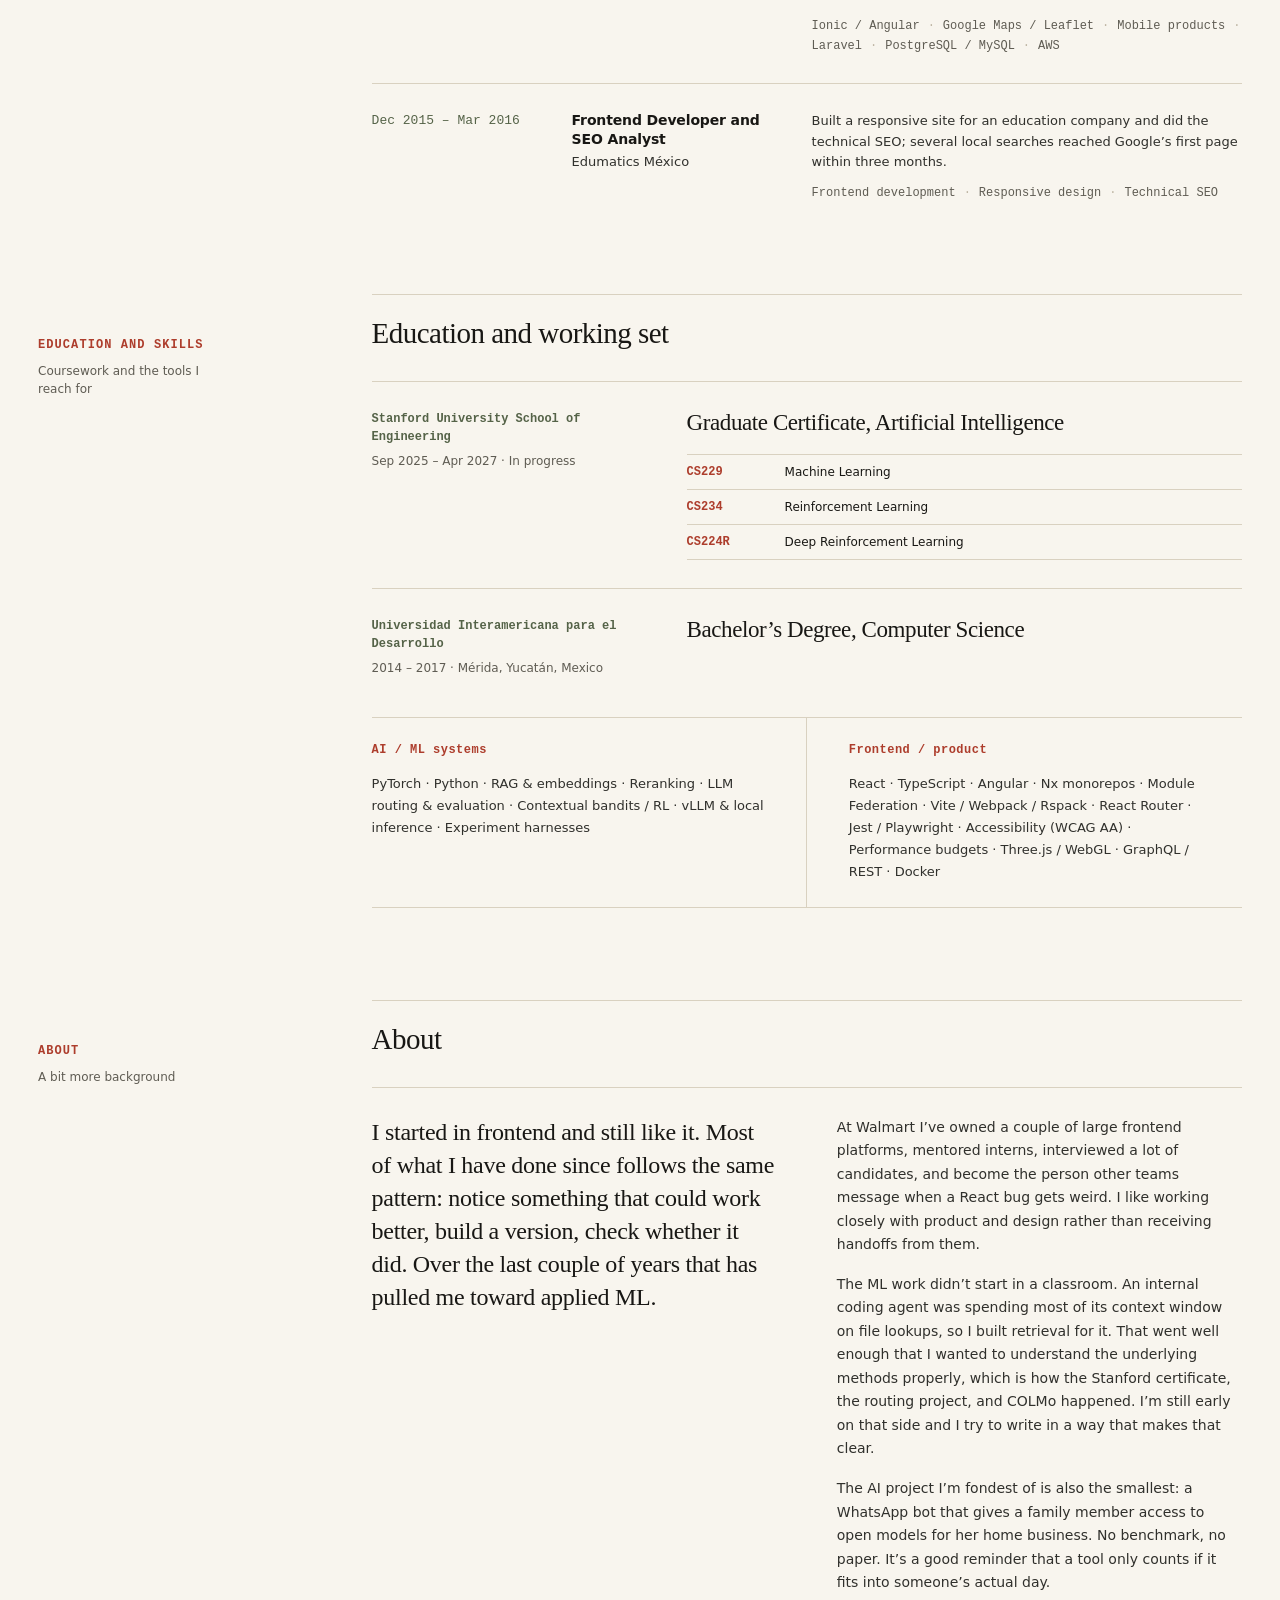
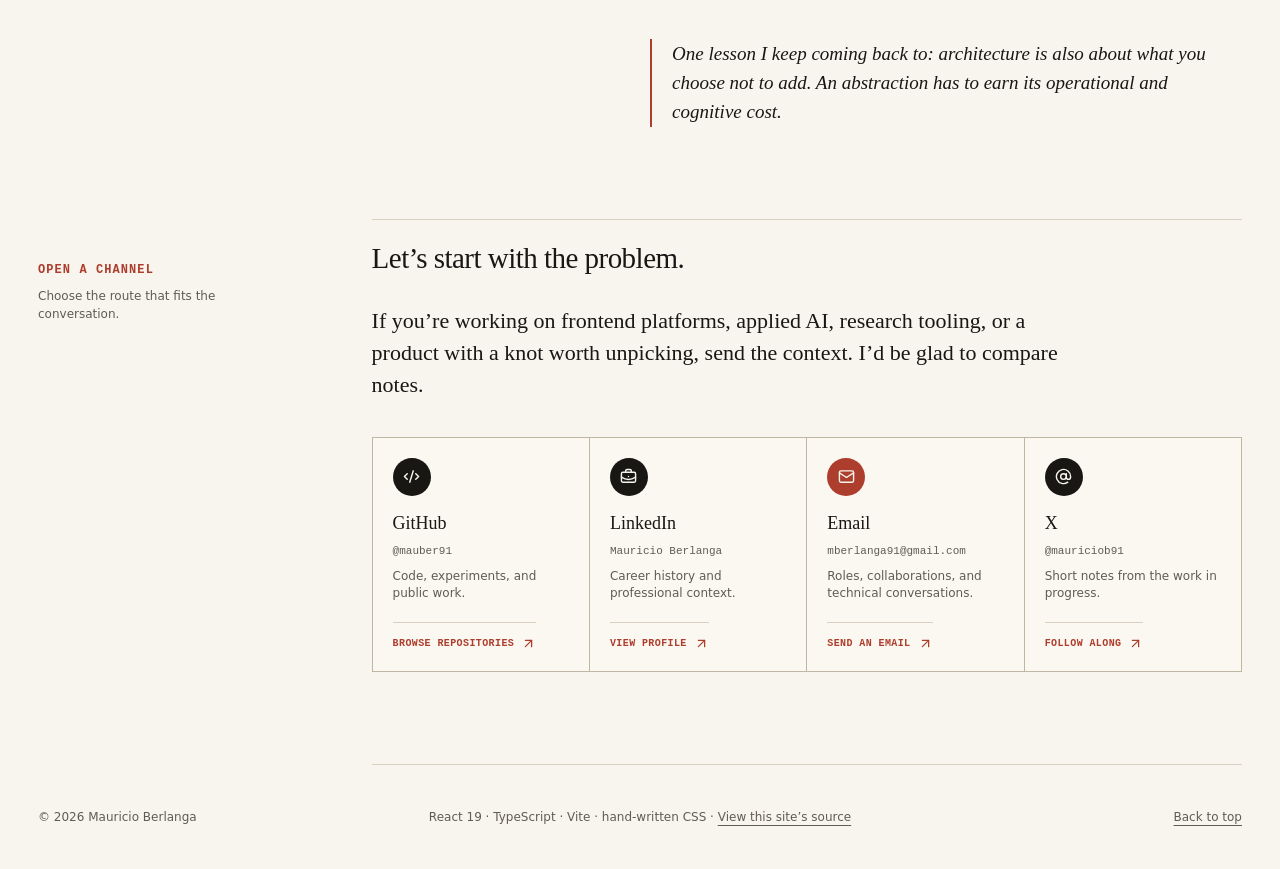
<file: writing/world-cup-semifinal-forecast/index.html>
<!doctype html>
<html lang="en">
  <head>
    <meta charset="UTF-8" />
    <meta name="viewport" content="width=device-width, initial-scale=1.0" />
    <link rel="icon" href="data:," />
    <meta name="theme-color" content="#f3eee5" />
    <title>How a probabilistic model found 3 of 4 World Cup semifinalists — Mauricio Berlanga</title>
    <meta name="description" content="A methodology-first account of team-strength priors, expected goals, market calibration, and Monte Carlo simulation for the 2026 World Cup." />
    <meta name="author" content="Mauricio Berlanga" />
    <meta name="keywords" content="Mauricio Berlanga, Senior Software Engineer, Frontend Platforms, React, TypeScript, Angular, Nx, Module Federation, AI Engineer, RAG, Reinforcement Learning" />
    <link rel="canonical" href="https://mauber91.github.io/writing/world-cup-semifinal-forecast/" />
    <meta property="og:type" content="website" />
    <meta property="og:title" content="How a probabilistic model found 3 of 4 World Cup semifinalists — Mauricio Berlanga" />
    <meta property="og:description" content="A methodology-first account of team-strength priors, expected goals, market calibration, and Monte Carlo simulation for the 2026 World Cup." />
    <meta property="og:image" content="https://mauber91.github.io/articles/world-cup-forecast-card-v2.jpg" />
    <meta property="og:image:alt" content="Thousands of tournament paths converge into four semifinal nodes, three highlighted in green and one in amber." />
    <meta property="og:image:width" content="1200" />
    <meta property="og:image:height" content="630" />
    <meta name="twitter:card" content="summary_large_image" />
    <meta name="twitter:title" content="How a probabilistic model found 3 of 4 World Cup semifinalists — Mauricio Berlanga" />
    <meta name="twitter:description" content="A methodology-first account of team-strength priors, expected goals, market calibration, and Monte Carlo simulation for the 2026 World Cup." />
    <meta name="twitter:image" content="https://mauber91.github.io/articles/world-cup-forecast-card-v2.jpg" />
    <meta name="twitter:image:alt" content="Thousands of tournament paths converge into four semifinal nodes, three highlighted in green and one in amber." />
    <script type="application/ld+json">
      {
        "@context": "https://schema.org",
        "@type": "Person",
        "name": "Mauricio Berlanga",
        "jobTitle": "Senior Software Engineer",
        "url": "https://mauber91.github.io/",
        "sameAs": ["https://github.com/mauber91", "https://www.linkedin.com/in/mauricio-berlanga-carrillo-58a62334"],
        "worksFor": { "@type": "Organization", "name": "Walmart Global Tech" },
        "knowsAbout": ["Frontend Platform Engineering", "React", "TypeScript", "Angular", "Nx Monorepos", "Micro-frontends", "Module Federation", "Software Engineering", "Machine Learning", "Artificial Intelligence", "Retrieval-Augmented Generation", "Reinforcement Learning"]
      }
    </script>
    <script type="module" crossorigin src="/assets/index-MQRnuHQo.js"></script>
    <link rel="stylesheet" crossorigin href="/assets/index-B0Zqwcub.css">
  </head>
  <body>
    <div id="root"></div>
  </body>
</html>
</file>
<file: assets/index-B0Zqwcub.css>
@layer reset{*,:before,:after{box-sizing:border-box}html{scroll-behavior:smooth}body,h1,h2,h3,p,blockquote{margin:0}ul{margin:0;padding:0;list-style:none}button,a{font:inherit}a{color:inherit;text-decoration:none}}@layer base{:root{--lightningcss-light: ;--lightningcss-dark:initial;color-scheme:dark;--bg:#090b0d;--surface:#0e1113;--surface-raised:#121618;--text:#f0f2ef;--muted:#949b96;--faint:#646b67;--line:#e2ebe421;--line-strong:#e2ebe43d;--accent:#b9e879;--accent-soft:#b9e8791a;--header:#090b0ddb;--shadow:#0000005c;--serif:Georgia, "Times New Roman", serif;--sans:Inter, ui-sans-serif, -apple-system, BlinkMacSystemFont, "Segoe UI", sans-serif;--mono:"SFMono-Regular", Consolas, "Liberation Mono", monospace;font-family:var(--sans);background:var(--bg);color:var(--text);font-synthesis:none;text-rendering:optimizelegibility}:root[data-theme=light]{--lightningcss-light:initial;--lightningcss-dark: ;color-scheme:light;--bg:#f2f3ef;--surface:#e9ebe6;--surface-raised:#fafbf8;--text:#171a18;--muted:#626963;--faint:#7b817c;--line:#171a1824;--line-strong:#171a1847;--accent:#416d13;--accent-soft:#416d131a;--header:#f2f3efe0;--shadow:#191d1a1f}body{background:var(--bg);min-width:320px;min-height:100vh}body:before{z-index:-1;content:"";background-image:linear-gradient(var(--line) 1px, transparent 1px), linear-gradient(90deg, var(--line) 1px, transparent 1px);opacity:.22;pointer-events:none;background-size:64px 64px;position:fixed;inset:0;-webkit-mask-image:linear-gradient(#0000002e,#0000 35%);mask-image:linear-gradient(#0000002e,#0000 35%)}::selection{color:var(--bg);background:var(--accent)}:focus-visible{outline:2px solid var(--accent);outline-offset:4px}h1,h2,h3{letter-spacing:-.035em;font-weight:520}p{color:var(--muted);line-height:1.7}}@layer components{.shell{width:min(1180px,100% - 48px);margin-inline:auto}.skip-link{z-index:100;color:var(--bg);background:var(--accent);padding:10px 14px;position:fixed;top:10px;left:10px;transform:translateY(-150%)}.skip-link:focus{transform:translateY(0)}.site-header{z-index:50;border-bottom:1px solid var(--line);background:var(--header);-webkit-backdrop-filter:blur(18px);backdrop-filter:blur(18px);grid-template-columns:1fr auto 1fr;align-items:center;height:72px;padding-inline:max(24px,50vw - 590px);display:grid;position:sticky;top:0}.wordmark{width:fit-content;font:700 13px var(--mono);letter-spacing:-.04em;align-items:center;gap:9px;display:flex}.wordmark i{background:var(--accent);width:5px;height:5px;box-shadow:0 0 0 4px var(--accent-soft);border-radius:50%}.navigation{align-items:center;gap:24px;display:flex}.navigation a{color:var(--muted);font:500 11px var(--mono);letter-spacing:.01em;transition:color .16s;position:relative}.navigation a:after{content:"";background:var(--accent);transform-origin:0;height:1px;transition:transform .18s;position:absolute;bottom:-7px;left:0;right:0;transform:scaleX(0)}.navigation a:hover{color:var(--text)}.navigation a:hover:after{transform:scaleX(1)}.header-actions{justify-content:flex-end;gap:8px;display:flex}.icon-button{width:34px;height:34px;color:var(--muted);cursor:pointer;border:1px solid var(--line);background:0 0;place-items:center;transition:color .16s,border-color .16s,background .16s;display:grid}.icon-button:hover{color:var(--text);border-color:var(--line-strong);background:var(--surface)}.menu-button{display:none}.hero{grid-template-columns:1.22fr .78fr;align-items:center;gap:80px;min-height:calc(100svh - 72px);padding-block:100px 80px;display:grid;position:relative}.hero-copy{z-index:2;position:relative}.hero-kicker{color:var(--text);font:500 13px var(--mono);letter-spacing:.02em;margin-bottom:18px}.hero h1{text-wrap:balance;max-width:760px;font-size:clamp(3.5rem,6.4vw,6.75rem);line-height:.94}.hero h1 em{color:var(--accent);font-family:var(--serif);font-weight:400}.hero-summary{max-width:680px;margin-top:32px;font-size:17px;line-height:1.75}.hero-actions{flex-wrap:wrap;align-items:center;gap:12px 24px;margin-top:38px;display:flex}.button{border:1px solid var(--line);min-height:44px;font:600 12px var(--mono);justify-content:center;align-items:center;gap:12px;padding:0 18px;transition:transform .16s,background .16s,color .16s;display:inline-flex}.button:hover{transform:translateY(-2px)}.button-primary{color:#11140f;border-color:var(--accent);background:var(--accent)}.text-link{color:var(--muted);font:500 11px var(--mono);align-items:center;gap:7px;transition:color .16s;display:inline-flex}.text-link:hover{color:var(--text)}.hero-visual{min-width:0;position:relative}.system-map{border:1px solid var(--line);background:var(--surface);height:440px;box-shadow:0 35px 100px var(--shadow);position:relative;overflow:hidden}.system-map:before{content:"";background-image:radial-gradient(var(--line-strong) .8px, transparent .8px);opacity:.65;background-size:17px 17px;position:absolute;inset:0}.system-map:after{content:"";border:1px solid var(--line);position:absolute;inset:22px}.map-label{z-index:2;color:var(--faint);font:9px var(--mono);letter-spacing:.06em;text-transform:uppercase;position:absolute}.label-input{top:48px;left:48px}.label-reason{top:60px;right:44px}.label-retrieve{bottom:52px;left:56px}.label-evaluate{bottom:61px;right:49px}.map-node{z-index:2;border:1px solid var(--line-strong);background:var(--surface-raised);border-radius:50%;width:9px;height:9px;position:absolute}.map-node:after{content:"";border:1px solid var(--line);border-radius:50%;position:absolute;inset:-6px}.map-node.active{background:var(--accent);border-color:var(--accent);box-shadow:0 0 22px var(--accent)}.node-a{top:92px;left:78px}.node-b{top:93px;right:93px}.node-c{top:48%;left:18%}.node-d{top:42%;right:15%}.node-e{bottom:70px;left:27%}.node-f{bottom:68px;right:23%}.map-center{z-index:3;border:1px solid var(--accent);background:var(--surface);text-align:center;width:118px;height:118px;box-shadow:0 0 0 13px var(--accent-soft);border-radius:50%;place-content:center;display:grid;position:absolute;top:50%;left:50%;transform:translate(-50%,-50%)}.map-center b{font:500 13px var(--mono)}.map-center small{color:var(--muted);font:8px var(--mono);margin-top:7px;display:block}.map-line{z-index:1;background:var(--line-strong);transform-origin:0;height:1px;position:absolute}.line-a{width:180px;top:96px;left:82px;transform:rotate(32deg)}.line-b{width:155px;top:98px;right:98px;transform:rotate(145deg)}.line-c{width:120px;top:49%;left:19%}.line-d{width:115px;top:50%;left:57%;transform:rotate(-12deg)}.line-e{width:220px;bottom:76px;right:22%;transform:rotate(157deg)}.map-readout{z-index:4;font:8px var(--mono);gap:12px;display:flex;position:absolute;bottom:34px;right:36px}.map-readout span{color:var(--faint)}.map-readout b{color:var(--accent);font-weight:500}.hero-meta{border-top:1px solid var(--line);grid-column:1/-1;grid-template-columns:repeat(4,1fr);margin-top:28px;display:grid}.hero-meta span{color:var(--faint);font:9px var(--mono);text-transform:uppercase;letter-spacing:.06em;padding-top:18px}.hero-meta b{color:var(--text);margin-right:8px;font-size:11px}.section{border-top:1px solid var(--line);padding-block:140px}.section-header{grid-template-columns:.34fr .66fr;gap:36px;margin-bottom:72px;display:grid}.eyebrow{color:var(--accent);font:600 10px var(--mono);letter-spacing:.09em;text-transform:uppercase}.section-header h2,.contact-section h2{text-wrap:balance;max-width:770px;font-size:clamp(2.7rem,5vw,5.2rem);line-height:1.02}.section-header>div>p{max-width:620px;margin-top:24px;font-size:15px}.about-grid{grid-template-columns:1fr 1fr;gap:32px 80px;margin-left:34%;display:grid}.lead-copy{color:var(--text);letter-spacing:-.025em;font-size:clamp(1.5rem,2.5vw,2.3rem);line-height:1.35}.lead-copy strong{color:var(--accent);font-weight:500}.about-detail{gap:20px;display:grid}.about-grid blockquote{border:1px solid var(--line);background:var(--surface);grid-column:1/-1;grid-template-columns:auto 1fr;gap:20px;margin-top:44px;padding:32px;display:grid}.about-grid blockquote svg{color:var(--accent)}.about-grid blockquote p{max-width:820px;color:var(--text);font:italic 1.15rem/1.6 var(--serif)}.timeline{border-top:1px solid var(--line)}.timeline-item{border-bottom:1px solid var(--line);grid-template-columns:40px 1fr 2fr;gap:24px;padding-block:42px;display:grid}.timeline-marker{position:relative}.timeline-marker:before{content:"";background:var(--line);width:1px;position:absolute;top:3px;bottom:-46px;left:4px}.timeline-item:last-child .timeline-marker:before{display:none}.timeline-marker i{z-index:1;border:2px solid var(--accent);background:var(--bg);border-radius:50%;width:9px;height:9px;display:block;position:relative}.timeline-period{color:var(--faint);font:10px/1.6 var(--mono)}.timeline-title{justify-content:space-between;align-items:start;gap:16px;margin-bottom:20px;display:flex}.timeline-title h3{font-size:23px}.timeline-title p{color:var(--text);margin-top:3px;font-size:13px}.timeline-main>p{max-width:650px}.tag-list{flex-wrap:wrap;gap:7px;margin-top:24px;display:flex}.tag-list li{color:var(--muted);border:1px solid var(--line);font:9px var(--mono);padding:6px 9px}.research-section,.skills-section{background:var(--surface)}.research-grid{border-top:1px solid var(--line);border-left:1px solid var(--line);grid-template-columns:repeat(2,1fr);display:grid}.research-card{border-right:1px solid var(--line);border-bottom:1px solid var(--line);grid-template-columns:42px 1fr;gap:26px;min-height:275px;padding:36px;transition:background .18s;display:grid;position:relative}.research-card:hover{background:var(--surface-raised)}.research-number{color:var(--accent);font:10px var(--mono)}.research-card h3{margin-bottom:18px;font-size:24px}.inline-list{color:var(--faint);font:9px var(--mono);flex-wrap:wrap;gap:7px 16px;margin-top:28px;display:flex}.inline-list li:before{color:var(--accent);content:"+";margin-right:7px}.research-arrow{color:var(--faint);transition:transform .18s,color .18s;position:absolute;top:34px;right:34px}.research-card:hover .research-arrow{color:var(--accent);transform:translate(3px,-3px)}.projects-grid{grid-template-columns:repeat(12,1fr);gap:18px;display:grid}.project-card{border:1px solid var(--line);background:var(--surface);flex-direction:column;grid-column:span 6;transition:transform .2s,border-color .2s,box-shadow .2s;display:flex;overflow:hidden}.project-card:hover{border-color:var(--line-strong);box-shadow:0 24px 70px var(--shadow);transform:translateY(-4px)}.project-topline{color:var(--faint);border-bottom:1px solid var(--line);font:9px var(--mono);justify-content:space-between;padding:14px 16px;display:flex}.status{color:var(--muted);text-transform:uppercase;letter-spacing:.06em}.status:before{background:var(--faint);content:"";border-radius:50%;width:5px;height:5px;margin-right:7px;display:inline-block}.status-built:before{background:var(--accent)}.project-visual{border-bottom:1px solid var(--line);background-color:var(--bg);background-image:radial-gradient(var(--line-strong) .75px, transparent .75px);background-size:18px 18px;height:230px;position:relative}.retrieval-visual{justify-content:center;align-items:center;gap:11px;padding:20px;display:flex}.retrieval-visual>div{z-index:1;border:1px solid var(--line-strong);background:var(--surface);text-align:center;place-content:center;width:80px;height:67px;display:grid;position:relative}.retrieval-visual b{color:var(--accent);font:8px var(--mono);margin-bottom:5px}.retrieval-visual span{font:9px var(--mono)}.retrieval-visual i{background:var(--line-strong);width:12px;height:1px;position:absolute;top:50%;left:100%}.forecast-visual{overflow:hidden}.forecast-visual:before,.forecast-visual:after{content:"";border-left:1px solid var(--line-strong);border-bottom:1px solid var(--line-strong);position:absolute;inset:32px}.forecast-visual:after{border:0;border-top:1px dashed var(--line-strong);top:50%}.forecast-visual .series{background:var(--accent);transform-origin:0;width:86%;height:1px;position:absolute;left:8%}.series-a{clip-path:polygon(0 0,12% 0,12% 100%,24% 100%,24% 0,36% 0,36% 100%,49% 100%,49% 0,62% 0,62% 100%,75% 100%,75% 0,88% 0,88% 100%,100% 100%,100% 0);top:55%;transform:rotate(-9deg)}.forecast-visual .series-b{background:var(--muted);top:47%;transform:rotate(4deg)}.forecast-visual span{color:var(--faint);font:8px var(--mono);position:absolute;right:34px}.forecast-visual span:first-of-type{bottom:32px}.forecast-visual span:last-of-type{top:32px}.orchestration-visual{grid-template-columns:repeat(3,1fr);place-items:center;padding:22px 36px;display:grid}.cloud-node{border:1px solid var(--accent);background:var(--surface);text-align:center;width:135px;height:66px;font:10px var(--mono);place-content:center;display:grid;position:absolute;top:34px;left:50%;transform:translate(-50%)}.cloud-node small{color:var(--muted);font:8px var(--mono);margin-top:6px}.orchestration-visual>i{background:var(--line-strong);width:1px;height:75px;position:relative;top:15px}.local-node{border:1px solid var(--line-strong);background:var(--surface);width:86px;height:42px;font:8px var(--mono);place-content:center;display:grid;position:absolute;bottom:31px}.local-one{left:12%}.local-two{left:50%;transform:translate(-50%)}.local-three{right:12%}.router-visual{align-content:center;gap:24px;padding:30px;display:grid}.router-flow{justify-content:center;align-items:center;gap:10px;display:flex}.router-flow>i{color:var(--faint);font:normal 12px var(--mono)}.route-box{border:1px solid var(--line-strong);background:var(--surface);text-align:center;place-content:center;width:98px;height:74px;display:grid}.route-box small{color:var(--faint);font:7px var(--mono)}.route-box b{font:600 10px var(--mono);margin-top:5px}.route-box span{color:var(--faint);font:8px var(--mono);margin-top:4px}.route-box.verifier-box{border-color:var(--accent);box-shadow:inset 0 0 0 4px var(--accent-soft)}.route-outcomes{justify-content:center;gap:8px;display:flex}.route-outcomes span{min-width:114px;color:var(--muted);border:1px solid var(--line);background:var(--surface);text-align:center;font:8px var(--mono);padding:8px 10px}.route-outcomes span:first-child{color:var(--accent)}.project-body{flex-direction:column;flex:1;padding:28px;display:flex}.project-body h3{margin-bottom:14px;font-size:26px}.project-insight{border-left:1px solid var(--accent);margin-top:22px;padding-left:15px;font-size:13px}.project-insight b{color:var(--text);font:9px var(--mono);text-transform:uppercase;margin-bottom:4px;display:block}.project-links{border-top:1px solid var(--line);flex-wrap:wrap;gap:10px 18px;margin-top:auto;padding-top:22px;display:flex}.project-links a{color:var(--text);font:9px var(--mono);letter-spacing:.04em;text-transform:uppercase;align-items:center;gap:7px;transition:color .16s;display:inline-flex}.project-links a:hover{color:var(--accent)}.github-projects{border-top:1px solid var(--line);margin-top:112px;padding-top:72px}.github-projects-header{grid-template-columns:1fr auto;align-items:end;gap:40px;margin-bottom:42px;display:grid}.github-projects-header h3{max-width:720px;margin-top:16px;font-size:clamp(1.8rem,3.2vw,3.2rem);line-height:1.08}.github-projects-grid{border-top:1px solid var(--line);border-left:1px solid var(--line);grid-template-columns:repeat(2,1fr);display:grid}.github-project{border-right:1px solid var(--line);border-bottom:1px solid var(--line);flex-direction:column;min-height:360px;padding:30px;transition:background .18s;display:flex}.github-project:hover{background:var(--surface)}.github-project-meta{color:var(--faint);font:8px var(--mono);letter-spacing:.04em;text-transform:uppercase;justify-content:space-between;gap:16px;display:flex}.github-project h3{margin-top:38px;font-size:24px}.github-project h3 a{align-items:start;gap:10px;transition:color .16s;display:inline-flex}.github-project h3 a:hover{color:var(--accent)}.github-project h3 svg{color:var(--accent);flex:none;margin-top:4px}.github-project>p{max-width:530px;margin-top:16px;font-size:13px}.github-project-footer{border-top:1px solid var(--line);justify-content:space-between;align-items:center;gap:16px;margin-top:auto;padding-top:28px;display:flex}.github-project-footer a{color:var(--muted);font:9px var(--mono);align-items:center;gap:7px;transition:color .16s;display:inline-flex}.github-project-footer a:hover{color:var(--accent)}.education-grid{grid-template-columns:1.3fr .7fr;gap:18px;display:grid}.education-card{border:1px solid var(--line);background:var(--surface);min-height:350px;padding:34px}.education-heading{justify-content:space-between;align-items:start;gap:18px;display:flex}.education-heading>div>p{color:var(--accent);font:10px var(--mono);text-transform:uppercase;letter-spacing:.05em;margin-bottom:14px}.education-heading h3{max-width:540px;font-size:28px;line-height:1.2}.education-note{font:10px var(--mono);margin-top:18px}.course-list{border-top:1px solid var(--line);gap:0;margin-top:40px;display:grid}.course-list div{border-bottom:1px solid var(--line);grid-template-columns:80px 1fr;padding:14px 0;display:grid}.course-list b{color:var(--accent);font:10px var(--mono)}.course-list span{color:var(--muted);font-size:13px}.skills-grid{border-top:1px solid var(--line);border-left:1px solid var(--line);grid-template-columns:repeat(6,1fr);display:grid}.skill-group{border-right:1px solid var(--line);border-bottom:1px solid var(--line);grid-column:span 2;min-height:190px;padding:28px}.skill-group h3{color:var(--accent);font:10px var(--mono);letter-spacing:.04em;text-transform:uppercase;margin-bottom:32px}.skill-group p{color:var(--text);font-size:14px;line-height:1.9}.writing-list{border-top:1px solid var(--line)}.writing-item{border-bottom:1px solid var(--line);grid-template-columns:60px 1fr auto;align-items:center;gap:20px;padding:28px 4px;transition:padding .18s,background .18s;display:grid}.writing-item:hover{background:var(--surface);padding-inline:18px}.writing-item>span:first-child,.writing-item div p,.coming-soon{color:var(--faint);font:9px var(--mono)}.writing-item div p{color:var(--accent);text-transform:uppercase;letter-spacing:.05em;margin-bottom:7px}.writing-item h3{font-size:20px}.coming-soon{border:1px dashed var(--line-strong);text-transform:uppercase;padding:6px 8px}.contact-section{color:#11140f;background:var(--accent);padding-block:130px}.contact-section .eyebrow,.contact-section p{color:#11140fad}.contact-grid{grid-template-columns:1.35fr .65fr;align-items:end;gap:100px;display:grid}.contact-section h2{max-width:760px;margin-top:28px}.contact-section h2+p{max-width:610px;margin-top:25px;font-size:15px}.contact-section .button-primary{color:var(--accent);background:#11140f;border-color:#11140f;margin-top:34px}.contact-links{border-top:1px solid #11140f47}.contact-links>a{border-bottom:1px solid #11140f47;align-items:center;gap:14px;padding:18px 0;display:flex}.contact-links>a>span{flex:1;gap:3px;display:grid}.contact-links b{font-size:12px}.contact-links small{color:#11140f9e;font:8px var(--mono)}.site-footer{min-height:110px;font:9px var(--mono);grid-template-columns:1fr auto 1fr;align-items:center;gap:20px;display:grid}.site-footer p{color:var(--faint);font:inherit}.site-footer p:nth-child(2){text-align:center}.site-footer a{color:var(--muted);justify-self:end}.article-topbar{z-index:50;border-bottom:1px solid var(--line);background:var(--header);-webkit-backdrop-filter:blur(18px);backdrop-filter:blur(18px);grid-template-columns:1fr auto 1fr;align-items:center;height:68px;padding-inline:max(24px,50vw - 590px);display:grid;position:sticky;top:0}.article-topbar .icon-button{justify-self:end}.article-back{color:var(--muted);font:10px var(--mono);align-items:center;gap:8px;transition:color .16s;display:inline-flex}.article-back:hover{color:var(--text)}.article-hero{text-align:center;max-width:1000px;padding-block:120px 82px;position:relative;overflow:hidden}.article-hero.has-image{aspect-ratio:11/5;border:1px solid var(--line);max-width:1180px;min-height:530px;margin-block:32px 18px;padding:64px}.article-hero.has-image:after{z-index:1;content:"";background:radial-gradient(#07090aad 0%,#07090acc 58%,#07090aeb 100%);position:absolute;inset:0}.article-hero-image{object-fit:cover;width:100%;height:100%;position:absolute;inset:0}.article-hero-content{z-index:2;position:relative}.article-hero.has-image .article-hero-content{align-content:center;height:100%;display:grid}.article-hero.has-image h1{color:#f4f6f2;text-shadow:0 2px 28px #000000b8}.article-hero.has-image .article-course{color:#c7ef91}.article-hero.has-image .article-dek{color:#f0f2efd1;text-shadow:0 1px 16px #000c}.article-hero.has-image .article-byline{color:#f0f2efa8}.article-hero.has-image .article-tags li{color:#f0f2efcc;-webkit-backdrop-filter:blur(8px);backdrop-filter:blur(8px);background:#07090a57;border-color:#f0f2ef3d}.article-course{color:var(--accent);font:600 10px var(--mono);letter-spacing:.08em;text-transform:uppercase;margin-bottom:28px;display:inline-block}.article-hero h1{text-wrap:balance;max-width:980px;margin-inline:auto;font-size:clamp(3.5rem,7vw,7.4rem);line-height:.95}.article-dek{max-width:760px;margin:32px auto 0;font-size:17px;line-height:1.75}.article-byline{color:var(--faint);font:9px var(--mono);text-transform:uppercase;letter-spacing:.05em;flex-wrap:wrap;justify-content:center;gap:10px 28px;margin-top:34px;display:flex}.article-byline span{align-items:center;gap:7px;display:inline-flex}.article-tags{flex-wrap:wrap;justify-content:center;gap:7px;margin-top:30px;display:flex}.article-tags li{color:var(--muted);border:1px solid var(--line);font:9px var(--mono);padding:6px 9px}.article-stats{border-top:1px solid var(--line);border-left:1px solid var(--line);grid-template-columns:repeat(4,1fr);display:grid}.article-stats>div{border-right:1px solid var(--line);border-bottom:1px solid var(--line);text-align:center;align-content:center;min-height:132px;padding:24px;display:grid}.article-stats b{color:var(--accent);font:500 clamp(1.7rem, 3vw, 2.7rem) var(--mono);letter-spacing:-.06em}.article-stats span{color:var(--faint);font:8px var(--mono);letter-spacing:.06em;text-transform:uppercase;margin-top:10px}.article-disclaimer{color:var(--muted);border:1px solid var(--line);border-left:3px solid var(--accent);background:var(--accent-soft);grid-template-columns:auto 1fr;align-items:start;gap:14px;margin-top:24px;padding:18px 22px;display:grid}.article-disclaimer svg{color:var(--accent);flex:none;margin-top:3px}.article-disclaimer p{font:12px/1.65 var(--mono);margin:0}.article-disclaimer strong{color:var(--text);font-weight:600}.article-layout{grid-template-columns:210px minmax(0,720px);justify-content:center;gap:90px;padding-block:110px 150px;display:grid}.article-toc{align-self:start;position:sticky;top:102px}.article-toc>p{color:var(--text);font:600 9px var(--mono);letter-spacing:.06em;text-transform:uppercase;margin-bottom:18px}.article-toc nav{border-top:1px solid var(--line);display:grid}.article-toc nav a{color:var(--faint);border-bottom:1px solid var(--line);font:9px/1.35 var(--mono);padding:10px 0;transition:color .16s,padding .16s}.article-toc nav a:hover{color:var(--accent);padding-left:5px}.article-repo-link{color:var(--muted);font:9px var(--mono);align-items:center;gap:7px;margin-top:24px;display:inline-flex}.article-repo-link:hover{color:var(--accent)}.article-prose{min-width:0}.article-lead{color:var(--text);border-bottom:1px solid var(--line);font:400 clamp(1.45rem, 2.5vw, 2rem)/1.48 var(--serif);padding-bottom:68px}.article-prose section{padding-top:84px;scroll-margin-top:82px}.article-section-number{color:var(--accent);font:9px var(--mono);margin-bottom:18px}.article-prose h2{margin-bottom:28px;font-size:clamp(2.15rem,4vw,3.5rem);line-height:1.08}.article-prose h3{margin:44px 0 15px;font-size:1.35rem}.article-prose p{margin-top:20px;font-size:16px;line-height:1.82}.article-prose p strong,.article-prose li strong{color:var(--text);font-weight:620}.article-prose p code,.article-prose li code{color:var(--accent);border:1px solid var(--line);background:var(--surface);font:.78em var(--mono);padding:2px 5px}.article-prose>section>ul,.article-prose>section>ol{color:var(--muted);gap:13px;margin:28px 0 0;padding-left:24px;display:grid}.article-prose>section>ul{list-style:square}.article-prose>section>ol{list-style:decimal}.article-prose li{padding-left:7px;font-size:15px;line-height:1.7}.article-prose blockquote{color:var(--text);border:1px solid var(--line);border-left:3px solid var(--accent);background:var(--surface);font:italic 1.2rem/1.6 var(--serif);margin:44px 0 0;padding:26px 28px}.plain-language{border:1px solid var(--line);background:var(--accent-soft);grid-template-columns:auto 1fr;gap:16px;margin-top:34px;padding:22px;display:grid}.plain-language svg{color:var(--accent)}.plain-language b{color:var(--text);font:600 9px var(--mono);letter-spacing:.06em;text-transform:uppercase}.plain-language p{margin-top:7px;font-size:13px;line-height:1.65}.article-equation{border:1px solid var(--line);background:var(--surface);text-align:center;gap:12px;margin-top:34px;padding:27px;display:grid}.article-equation span{color:var(--faint);font:8px var(--mono);letter-spacing:.06em;text-transform:uppercase}.article-equation code{color:var(--text);font:500 clamp(1.15rem, 3vw, 1.7rem) var(--mono)}.article-figure{margin:44px 0 0}.article-figure>div{border:1px solid var(--line);background:#f8f9f6;padding:10px}.article-figure img{width:100%;height:auto;display:block}.article-figure figcaption{color:var(--faint);font:9px/1.55 var(--mono);margin-top:12px}.article-table-wrap{border:1px solid var(--line);margin-top:32px;overflow-x:auto}.article-table-wrap table{border-collapse:collapse;width:100%;font-size:12px}.article-table-wrap th,.article-table-wrap td{border-right:1px solid var(--line);border-bottom:1px solid var(--line);text-align:left;vertical-align:top;padding:14px 16px}.article-table-wrap th{color:var(--accent);background:var(--surface);font:600 8px var(--mono);letter-spacing:.05em;text-transform:uppercase}.article-table-wrap td{color:var(--muted);line-height:1.5}.article-table-wrap td:first-child{color:var(--text);font-weight:600}.article-split{gap:3px;margin-top:34px;display:flex}.article-split>div{border:1px solid var(--line);background:var(--surface);gap:8px;min-width:120px;padding:18px;display:grid}.article-split b{color:var(--text);font:600 10px var(--mono)}.article-split span{color:var(--faint);font:8px var(--mono);white-space:nowrap}.article-pipeline{grid-template-columns:repeat(5,1fr);gap:2px;margin-top:34px;display:grid}.article-pipeline>div{border:1px solid var(--line);background:var(--surface);align-content:start;min-height:128px;padding:18px 14px;display:grid;position:relative}.article-pipeline>div:not(:last-child):after{z-index:1;content:"";border-top:1px solid var(--accent);border-right:1px solid var(--accent);background:var(--surface);width:10px;height:10px;position:absolute;top:50%;left:calc(100% + 1px);transform:translate(-6px,-50%)rotate(45deg)}.article-pipeline b{color:var(--accent);font:8px var(--mono)}.article-pipeline span{color:var(--text);font:600 10px/1.35 var(--mono);margin-top:18px}.article-pipeline small{color:var(--faint);font:8px/1.5 var(--mono);margin-top:8px}.routing-diagram{border:1px solid var(--line);align-items:center;gap:9px;margin-top:34px;padding:24px;display:flex;overflow-x:auto}.routing-diagram>div{border:1px solid var(--line);background:var(--surface);text-align:center;flex:1 0 112px;place-content:center;min-height:96px;display:grid}.routing-diagram>div.active{border-color:var(--accent);box-shadow:inset 0 0 0 4px var(--accent-soft)}.routing-diagram>div span{color:var(--accent);font:8px var(--mono)}.routing-diagram>div b{font:600 10px var(--mono);margin-top:8px}.routing-diagram>div small{color:var(--faint);font:8px var(--mono);margin-top:4px}.routing-diagram>i{color:var(--faint);font:normal 12px var(--mono)}.padding-demo{border:1px solid var(--line);background:var(--surface);gap:10px;margin-top:34px;padding:24px;display:grid}.padding-demo>div{grid-template-columns:90px 1fr 95px;align-items:center;gap:12px;display:grid}.padding-demo span,.padding-demo b{color:var(--faint);font:8px var(--mono)}.padding-demo code{color:var(--text);border:1px solid var(--line);font:9px var(--mono);padding:11px}.padding-demo b{color:var(--accent)}.padding-demo b.bad{color:#e88474}.article-footer{border-top:1px solid var(--line);justify-content:space-between;align-items:center;min-height:120px;display:flex}.article-footer a{color:var(--muted);font:9px var(--mono);align-items:center;gap:8px;display:inline-flex}.article-footer p{color:var(--faint);font:9px var(--mono)}}@layer utilities{@media (prefers-reduced-motion:no-preference){.reveal{animation:linear both reveal;animation-timeline:view();animation-range:entry 8% cover 24%}@keyframes reveal{0%{opacity:0;transform:translateY(20px)}to{opacity:1;transform:translateY(0)}}.map-node.active{animation:2.4s ease-in-out infinite pulse}@keyframes pulse{50%{box-shadow:0 0 32px var(--accent);transform:scale(1.25)}}}@media (width<=980px){.site-header{grid-template-columns:1fr auto}.navigation{border-bottom:1px solid var(--line);background:var(--bg);flex-direction:column;align-items:start;gap:0;padding:16px 24px 28px;display:none;position:absolute;top:72px;left:0;right:0}.navigation.is-open{display:flex}.navigation a{border-bottom:1px solid var(--line);width:100%;padding:14px 0;font-size:12px}.menu-button{display:grid}.hero{grid-template-columns:1fr;gap:54px;padding-top:80px}.hero-copy{max-width:820px}.hero-visual{width:min(600px,100%)}.system-map{height:380px}.section-header{grid-template-columns:1fr;gap:18px}.about-grid{margin-left:0}.timeline-item{grid-template-columns:25px .7fr 1.3fr}.projects-grid{grid-template-columns:repeat(2,1fr)}.project-card,.project-card:nth-child(3){grid-column:auto}.project-card:nth-child(3){grid-column:1/-1;justify-self:center;width:calc(50% - 9px)}.education-grid{grid-template-columns:1fr}.education-card{min-height:0}.contact-grid{grid-template-columns:1fr;gap:60px}.github-project{min-height:390px}.article-topbar{padding-inline:24px}.article-stats{grid-template-columns:repeat(2,1fr)}.article-layout{grid-template-columns:minmax(0,720px);gap:56px}.article-toc{position:static}.article-toc nav{border-left:1px solid var(--line);grid-template-columns:repeat(2,1fr)}.article-toc nav a{border-right:1px solid var(--line);padding:11px 12px}}@media (width<=680px){.shell{width:min(100% - 32px,1180px)}.site-header{padding-inline:16px}.hero{min-height:auto;padding-block:68px 48px}.hero h1{font-size:clamp(3.2rem,16vw,5.2rem)}.hero-summary{font-size:15px}.hero-actions{align-items:start}.hero-actions .button{width:100%;margin-bottom:10px}.hero-meta{grid-template-columns:1fr;gap:13px;padding-top:20px}.hero-meta span{padding-top:0}.system-map{height:330px}.map-label,.node-a,.node-b{display:none}.section{padding-block:94px}.section-header{margin-bottom:50px}.section-header h2,.contact-section h2{font-size:clamp(2.5rem,13vw,4rem)}.about-grid{grid-template-columns:1fr}.about-grid blockquote{grid-column:auto;padding:24px}.timeline-item{grid-template-columns:18px 1fr;gap:12px}.timeline-period,.timeline-main{grid-column:2}.timeline-marker{grid-row:1/span 2}.research-grid{grid-template-columns:1fr}.research-card{grid-template-columns:30px 1fr;min-height:0;padding:27px 22px}.research-arrow{top:26px;right:20px}.projects-grid{grid-template-columns:1fr}.project-card{grid-column:auto;width:100%}.project-visual{height:205px}.project-body{padding:23px}.github-projects{margin-top:82px;padding-top:58px}.github-projects-header{grid-template-columns:1fr;gap:24px}.github-projects-grid{grid-template-columns:1fr}.github-project{min-height:0;padding:24px}.github-project h3{margin-top:30px}.github-project-footer{flex-wrap:wrap;margin-top:34px}.retrieval-visual{gap:5px;padding:12px}.retrieval-visual>div{width:68px}.skills-grid{grid-template-columns:1fr}.skill-group,.skill-group:nth-child(4),.skill-group:nth-child(5){grid-column:auto;min-height:0}.writing-item{grid-template-columns:34px 1fr}.coming-soon{grid-column:2;width:fit-content}.contact-section{padding-block:90px}.site-footer{grid-template-columns:1fr auto}.site-footer p:nth-child(2){display:none}.article-topbar{grid-template-columns:1fr auto auto;gap:18px;padding-inline:16px}.article-back{font-size:0}.article-back svg{width:17px;height:17px}.article-hero{padding-block:82px 58px}.article-hero.has-image{aspect-ratio:auto;min-height:620px;margin-block:16px;padding:58px 22px}.article-hero h1{font-size:clamp(3rem,15vw,4.6rem)}.article-dek{font-size:15px}.article-byline{flex-direction:column;align-items:center}.article-stats>div{min-height:110px;padding:16px}.article-layout{gap:42px;padding-block:76px 100px}.article-toc{display:none}.article-lead{padding-bottom:52px;font-size:1.35rem}.article-prose section{padding-top:66px}.article-prose p{font-size:15px}.article-split{flex-direction:column}.article-split>div{min-width:0}.article-pipeline{grid-template-columns:1fr;gap:3px}.article-pipeline>div{min-height:0;padding:16px 18px}.article-pipeline>div:not(:last-child):after{top:calc(100% + 1px);left:50%;transform:translate(-50%,-6px)rotate(135deg)}.article-pipeline span{margin-top:8px}.article-equation{padding:22px 12px;overflow-x:auto}.article-figure{margin-top:34px}.article-table-wrap{margin-left:-8px;margin-right:-8px}.routing-diagram{margin-left:-8px;margin-right:-8px;padding:18px}.padding-demo{padding:17px}.padding-demo>div{grid-template-columns:1fr}.article-footer{min-height:100px}}@media (prefers-reduced-motion:reduce){html{scroll-behavior:auto}*,:before,:after{transition-duration:.01ms!important;animation-duration:.01ms!important;animation-iteration-count:1!important}}}:is(.field-page,:root:has(.field-page)){--lightningcss-light:initial;--lightningcss-dark: ;color-scheme:light}.field-page{--field-paper:#f8f5ee;--field-ink:#181714;--field-body:#30302c;--field-muted:#5f5c53;--field-accent:#ad3d2c;--field-olive:#556348;--field-rule:#d9d1c0;--field-rule-strong:#bfb6a4;min-height:100vh;color:var(--field-ink);background:var(--field-paper);text-rendering:optimizelegibility;font-family:ui-sans-serif,system-ui,-apple-system,Segoe UI,Roboto,sans-serif}.field-page *,.field-page :before,.field-page :after{box-sizing:border-box}.field-page p{color:var(--field-body)}.field-page h1,.field-page h2,.field-page h3{color:var(--field-ink);letter-spacing:-.018em;font-family:Georgia,Times New Roman,serif;font-weight:400}.field-page :focus-visible{outline:2px solid var(--field-accent);outline-offset:4px}.field-page .skip-link{color:var(--field-paper);background:var(--field-accent)}.field-page .site-header{z-index:20;border-bottom:1px solid var(--field-rule);background:var(--field-paper);-webkit-backdrop-filter:none;backdrop-filter:none;align-items:center;width:calc(100% - 76px);height:68px;margin-inline:auto;padding:0;display:flex;position:sticky;top:0}.field-page .wordmark{width:auto;color:var(--field-ink);letter-spacing:0;font:400 18px/1.2 Georgia,Times New Roman,serif;display:inline-flex}.field-page .navigation{align-items:center;gap:38px;margin-left:auto;display:flex}.field-page .navigation a{min-height:44px;color:var(--field-ink);letter-spacing:0;align-items:center;font:400 15px/1.2 Georgia,Times New Roman,serif;display:inline-flex}.field-page .navigation a:after{display:none}.field-page .navigation a:hover{color:var(--field-accent)}.field-page .header-actions{align-items:center;gap:10px;margin-left:28px;display:flex}.field-page .menu-button{display:none}.field-shell{width:calc(100% - 76px);margin-inline:auto}.field-intro,.field-section{grid-template-columns:minmax(210px,260px) minmax(0,933px);column-gap:clamp(52px,5.75vw,82px);display:grid}.field-intro{min-height:200px;padding-top:47px;padding-bottom:44px}.field-intro-copy{grid-area:1/2;align-self:start}.field-intro-copy h1{max-width:780px;font-size:clamp(29px,2.15vw,32px);line-height:1.08}.field-intro-copy>p{max-width:760px;color:var(--field-body);margin-top:18px;font-size:16px;line-height:1.62}.field-intro-copy h1 em{color:var(--field-accent);font-style:italic}.field-intro-copy .field-status{max-width:none;color:var(--field-muted);letter-spacing:.04em;text-transform:uppercase;margin:0 0 18px;font:500 12px/1.3 ui-sans-serif,system-ui,-apple-system,Segoe UI,Roboto,sans-serif}.field-cta-row{flex-wrap:wrap;gap:12px;margin-top:26px;display:flex}.field-btn{border:1px solid var(--field-rule-strong);color:var(--field-ink);background:#fffdf8;border-radius:6px;align-items:center;gap:8px;padding:12px 18px;font:600 14px/1 ui-sans-serif,system-ui,-apple-system,Segoe UI,Roboto,sans-serif;display:inline-flex}.field-btn:hover{border-color:var(--field-ink)}.field-btn-accent{border-color:var(--field-accent);background:var(--field-accent);color:#fff}.field-btn-accent:hover{border-color:var(--field-ink);background:var(--field-ink)}.field-context{grid-area:1/1;align-self:start;padding-top:0;font-size:14px}.field-context p{margin:0;line-height:1.48}.field-context-label{font-weight:500;color:var(--field-ink)!important}.field-context-label+.field-context-value{margin-bottom:16px!important}.field-context-value:last-child{margin-bottom:0!important}.field-context-stack{color:var(--field-muted)!important}.field-context-value{font-family:ui-monospace,SFMono-Regular,Menlo,Consolas,monospace;font-size:13px;color:var(--field-olive)!important;margin-top:2px!important;line-height:1.48!important}.field-rail{grid-column:1;align-self:start;padding-top:42px}.field-rail p,.field-rail span{max-width:190px;margin:0;display:block}.field-rail p{color:var(--field-accent);letter-spacing:.09em;text-transform:uppercase;font:600 12px/1.4 ui-monospace,SFMono-Regular,Menlo,Consolas,monospace}.field-rail span{color:var(--field-muted);margin-top:8px;font-size:12px;line-height:1.5}.field-section{scroll-margin-top:20px;position:relative}.field-section-main{grid-column:2;min-width:0}.field-link{min-height:38px;color:var(--field-olive);text-underline-offset:4px;align-items:center;gap:7px;font-size:12px;font-weight:600;text-decoration:underline;text-decoration-thickness:1px;display:inline-flex}.field-link:hover{color:var(--field-accent)}.field-link-accent{color:var(--field-accent);margin-top:18px;font:400 16px/1.2 Georgia,Times New Roman,serif;text-decoration:none}.field-section .field-section-main{border-bottom:1px solid var(--field-rule);padding:22px 0 92px}.field-section-title{margin:0 0 30px;font-size:29px;line-height:1.15}.field-ledger{border-top:1px solid var(--field-rule)}#experience .field-section-title{margin-bottom:0}#experience .field-ledger{border-top:0}#experience .field-ledger-row:first-child{padding-top:16px}.field-ledger-row{border-bottom:1px solid var(--field-rule);grid-template-columns:160px 200px minmax(0,1fr);gap:0 40px;padding:27px 0 28px;display:grid}.field-ledger-row:last-child{border-bottom:0;padding-bottom:0}.field-ledger-meta p,.field-ledger-title span{color:var(--field-olive);white-space:nowrap;font:500 13px/1.55 ui-monospace,SFMono-Regular,Menlo,Consolas,monospace}.field-ledger-title h3{letter-spacing:-.01em;font-family:ui-sans-serif,system-ui,-apple-system,Segoe UI,Roboto,sans-serif;font-size:14px;font-weight:700;line-height:1.35}.field-ledger-title span{color:var(--field-body);margin-top:3px;font-family:inherit;display:block}.field-ledger-role>p{color:var(--field-body);font-size:13px;line-height:1.58}.field-inline-list{color:var(--field-muted);flex-wrap:wrap;gap:3px 8px;margin:13px 0 0;padding:0;font:500 12px/1.45 ui-monospace,SFMono-Regular,Menlo,Consolas,monospace;display:flex}.field-inline-list li{align-items:center;gap:8px;display:inline-flex}.field-inline-list li:not(:last-child):after{color:var(--field-rule-strong);content:"·"}.field-heading-row{justify-content:space-between;align-items:end;gap:40px;margin-bottom:30px;display:flex}.field-heading-row .field-section-title{margin-bottom:0}.field-heading-row>p{max-width:360px;color:var(--field-muted);font-size:13px;line-height:1.55}.field-link-row{flex-wrap:wrap;gap:8px 24px;margin-top:15px;display:flex}.field-index{border-top:1px solid var(--field-rule)}.field-index-row{border-bottom:1px solid var(--field-rule);grid-template-columns:150px minmax(0,1fr) 110px;gap:32px;padding:28px 0;display:grid}.field-index-row:last-child{border-bottom:0;padding-bottom:0}.field-index-meta p,.field-index-meta span{color:var(--field-olive);font:500 13px/1.5 ui-monospace,SFMono-Regular,Menlo,Consolas,monospace}.field-index-meta span{color:var(--field-muted);margin-top:4px;display:block}.field-index-row h3{font-size:21px;line-height:1.15}.field-index-row h3 a:hover{color:var(--field-accent)}.field-index-row h3+p{margin-top:9px;font-size:13px;line-height:1.58}.field-index-stack{color:var(--field-olive)!important;margin-top:12px!important;font:500 12px/1.55 ui-monospace,SFMono-Regular,Menlo,Consolas,monospace!important}.field-index-links{align-content:start;gap:9px;display:grid}.field-index-links a{color:var(--field-accent);align-items:center;gap:5px;font-size:12px;line-height:1.4;display:inline-flex}.anchor-alias{position:absolute;top:0}.field-writing-list{border-top:1px solid var(--field-rule)}.field-writing-row{border-bottom:1px solid var(--field-rule);grid-template-columns:210px minmax(0,1fr) auto 20px;align-items:center;gap:28px;min-height:106px;padding:20px 0;display:grid}.field-writing-row:last-child{border-bottom:0}.field-writing-row>p,.field-writing-row>span{color:var(--field-olive);font:500 12px/1.55 ui-monospace,SFMono-Regular,Menlo,Consolas,monospace}.field-writing-row h3{font-size:22px;line-height:1.13}.field-writing-row svg,.field-writing-row:hover h3{color:var(--field-accent)}.field-education{border-top:1px solid var(--field-rule);margin-top:0}.field-education-row{border-bottom:1px solid var(--field-rule);grid-template-columns:260px minmax(0,1fr);gap:55px;padding:28px 0;display:grid}.field-education-row:last-child{border-bottom:0;padding-bottom:0}.field-education-row>div:first-child p{color:var(--field-olive);font:600 12px/1.5 ui-monospace,SFMono-Regular,Menlo,Consolas,monospace}.field-education-row>div:first-child span{color:var(--field-muted);margin-top:6px;font-size:12px;line-height:1.5;display:block}.field-education-row h3{font-size:23px;line-height:1.15}.field-education-row ul{border-top:1px solid var(--field-rule);gap:0;margin-top:18px;display:grid}.field-education-row li{border-bottom:1px solid var(--field-rule);grid-template-columns:78px 1fr;gap:20px;padding:10px 0;font-size:12px;display:grid}.field-education-row li b{color:var(--field-accent);font-family:ui-monospace,SFMono-Regular,Menlo,Consolas,monospace}.field-skill-list{border-top:1px solid var(--field-rule);grid-template-columns:repeat(2,minmax(0,1fr));margin-top:40px;display:grid}.field-skill-row{border-bottom:1px solid var(--field-rule);min-height:126px;padding:24px 32px 24px 0}.field-skill-row:nth-child(odd){border-right:1px solid var(--field-rule);padding-right:42px}.field-skill-row:nth-child(2n){padding-left:42px}.field-skill-row h3{color:var(--field-accent);letter-spacing:.04em;font:600 12px/1.4 ui-monospace,SFMono-Regular,Menlo,Consolas,monospace}.field-skill-row p{color:var(--field-body);margin-top:14px;font-size:13px;line-height:1.7}.field-about-grid{border-top:1px solid var(--field-rule);grid-template-columns:1fr 1fr;gap:60px;padding-top:28px;display:grid}.field-about-lead{letter-spacing:-.012em;font:400 24px/1.38 Georgia,Times New Roman,serif;color:var(--field-ink)!important}.field-about-grid>div{gap:16px;display:grid}.field-about-grid>div p{font-size:14px;line-height:1.68}.field-principle{border-left:2px solid var(--field-accent);max-width:780px;margin:44px 0 0 32%;padding-left:20px}.field-principle p{color:var(--field-ink);font:italic 19px/1.55 Georgia,Times New Roman,serif}.field-contact-copy{max-width:690px;font:400 22px/1.45 Georgia,Times New Roman,serif;color:var(--field-ink)!important}.field-contact-links{border-top:1px solid var(--field-rule-strong);border-left:1px solid var(--field-rule-strong);grid-template-columns:repeat(4,minmax(0,1fr));margin-top:36px;display:grid}.field-contact-link{border-right:1px solid var(--field-rule-strong);border-bottom:1px solid var(--field-rule-strong);background:#fffcf452;flex-direction:column;align-items:flex-start;gap:17px;min-height:234px;padding:20px;transition:color .16s,background .16s,transform .18s;display:flex}.field-contact-link:hover{color:var(--field-ink);background:#f0ece2;transform:translateY(-2px)}.field-contact-link-email .field-contact-icon{color:var(--field-paper);background:var(--field-accent)}.field-contact-icon{width:38px;height:38px;color:var(--field-paper);background:var(--field-ink);border-radius:50%;place-items:center;display:grid}.field-contact-details{flex:1;gap:6px;width:100%;display:grid}.field-contact-details b{font:400 18px/1.2 Georgia,Times New Roman,serif}.field-contact-details small{color:var(--field-muted);overflow-wrap:anywhere;font:11px/1.4 ui-monospace,SFMono-Regular,Menlo,Consolas,monospace}.field-contact-details>span{max-width:190px;color:var(--field-muted);font-size:12px;line-height:1.4}.field-contact-action{color:var(--field-accent);border-top:1px solid var(--field-rule);text-transform:uppercase;letter-spacing:.04em;align-items:center;gap:7px;padding-top:13px;font:600 10px/1.3 ui-monospace,SFMono-Regular,Menlo,Consolas,monospace;display:inline-flex}.field-footer{min-height:104px;color:var(--field-muted);grid-template-columns:1fr auto 1fr;align-items:center;gap:24px;font-size:12px;display:grid}.field-footer p{color:inherit;font-size:inherit}.field-footer p:nth-child(2){text-align:center}.field-footer>a{justify-self:end}.field-footer a{text-underline-offset:4px;text-decoration:underline}.field-ledger-bullets{gap:6px;margin:10px 0 0;padding-left:18px;font-size:14px;line-height:1.5;list-style:outside;display:grid}.field-ledger-bullets li{color:var(--field-body)}.field-ledger-bullets li::marker{color:var(--field-accent)}.field-tag-row{flex-wrap:wrap;gap:8px;margin-top:14px;display:flex}.field-ledger-role .field-inline-list{margin-top:12px}.field-proof{border-block:1px solid var(--field-rule);grid-template-columns:repeat(4,1fr);display:grid}.field-proof-item{border-right:1px solid var(--field-rule);color:inherit;padding:22px 22px 22px 0;text-decoration:none;display:block}.field-proof-item+.field-proof-item{padding-left:22px}.field-proof-item:last-child{border-right:0}.field-proof-item[class*=track-]{color:inherit;background:0 0}.field-proof-label{color:var(--field-accent);letter-spacing:.1em;text-transform:uppercase;margin-bottom:10px;font:600 12px/1 ui-monospace,SFMono-Regular,Menlo,Consolas,monospace;display:block}.field-proof-item b{color:var(--field-ink);letter-spacing:-.018em;font:400 32px/1 Georgia,Times New Roman,serif;display:block}.field-proof-item p{margin:8px 0 0;font-size:13px;line-height:1.45}.field-proof-item:hover b{color:var(--field-accent)}.field-heading-row-wrap{flex-wrap:wrap;align-items:center;gap:16px 24px}.field-heading-row-wrap .field-link{margin-left:auto}.field-track-legend{gap:8px;margin:0;padding:0;list-style:none;display:flex}.field-track-legend li{border-radius:4px;padding:4px 8px;font:500 12px/1 ui-sans-serif,system-ui,-apple-system,Segoe UI,Roboto,sans-serif}.track-ai{color:#1e5a52;background:#dfece8}.track-frontend{color:#6a3a94;background:#ece3f5}.track-both{color:#7a4a12;background:#f5e9d7}.field-card-grid{grid-template-columns:repeat(2,1fr);gap:20px;margin-top:26px;display:grid}.field-card{border:1px solid var(--field-rule);background:#fffdf8;border-radius:10px;flex-direction:column;gap:12px;padding:22px 24px;display:flex}.field-card-thumb{aspect-ratio:1200/630;object-fit:cover;background:linear-gradient(135deg,#0d1b2a,#1f4d3a);border-radius:6px;width:100%;height:auto;display:block}.field-card-thumb-retrieval{background:linear-gradient(135deg,#1a2a3a,#2a5a6a)}.field-card-thumb-orchestration{background:linear-gradient(135deg,#2b1a3d,#5a3a7a)}.field-card-thumb-routing{background:linear-gradient(135deg,#0d1b2a,#1f4d3a)}.field-card-thumb-forecast{background:linear-gradient(135deg,#061a12,#1f5a2a)}.field-card .field-tag{margin:0}.field-tag{letter-spacing:.08em;text-transform:uppercase;border-radius:4px;width:max-content;max-width:100%;padding:5px 8px;font:600 12px/1.3 ui-monospace,SFMono-Regular,Menlo,Consolas,monospace}.field-card h3{font-size:22px;line-height:1.2}.field-card-outcome{margin:0}.field-card-outcome b{color:var(--field-ink);letter-spacing:-.018em;font:400 34px/1 Georgia,Times New Roman,serif;display:block}.field-card-outcome span{color:var(--field-muted);margin-top:6px;font-size:12px;line-height:1.4;display:block}.field-card-desc{margin:0;font-size:14px;line-height:1.55}.field-card .field-index-stack{margin:0}.field-card .field-link-row{margin-top:auto;padding-top:6px}@media (width<=1120px){.field-intro,.field-section{grid-template-columns:minmax(180px,220px) minmax(0,1fr);column-gap:clamp(36px,5vw,62px)}.field-ledger-row{grid-template-columns:125px 180px minmax(0,1fr);gap:0 28px}.field-index-row{grid-template-columns:130px minmax(0,1fr)}.field-index-links{grid-column:2;grid-auto-flow:column;justify-content:start}.field-contact-links{grid-template-columns:repeat(2,minmax(0,1fr))}}@media (width<=820px){.field-heading-row{flex-wrap:wrap;align-items:start;gap:12px 24px}.field-proof{grid-template-columns:1fr 1fr}.field-proof-item{border-bottom:1px solid var(--field-rule);padding:16px 12px 16px 0}.field-proof-item:nth-child(2n){border-right:0;padding-left:12px}.field-proof-item:nth-last-child(-n+2){border-bottom:0}.field-proof-item b{font-size:26px}.field-card-grid{grid-template-columns:1fr}.field-card{padding:18px}.field-page .site-header,.field-shell{width:calc(100% - 32px)}.field-page .site-header{height:62px}.field-page .wordmark{font-size:17px}.field-page .header-actions{margin-left:auto;display:flex}.field-page .menu-button{width:44px;height:44px;color:var(--field-ink);background:0 0;border:0;display:grid}.field-page .navigation{z-index:10;border-bottom:1px solid var(--field-rule);background:var(--field-paper);align-items:stretch;gap:0;margin:0;padding:8px 16px 18px;display:none;position:absolute;top:61px;left:-16px;right:-16px}.field-page .navigation.is-open{display:grid}.field-page .navigation a{border-bottom:1px solid var(--field-rule);width:100%;min-height:48px;font-size:16px}.field-page .navigation a:last-child{border-bottom:0}.field-intro,.field-section{flex-direction:column;display:flex}.field-intro{min-height:0;padding:34px 0 30px}.field-intro-copy{order:1}.field-context{border-top:1px solid var(--field-rule);order:2;margin-top:28px;padding-top:22px}.field-context-value br{display:none}.field-intro-copy h1{font-size:clamp(29px,8.5vw,38px);line-height:1.05}.field-intro-copy>p{margin-top:18px;font-size:15px;line-height:1.58}.field-rail{order:1;padding:30px 0 14px}.field-section-main{order:2}.field-section .field-section-main{padding:26px 0 70px}.field-section-title{margin-bottom:24px}.field-ledger-row,.field-index-row,.field-writing-row,.field-education-row{grid-template-columns:1fr;gap:12px}.field-ledger-row{padding-block:24px}.field-ledger-title{margin-top:2px}.field-index-links{grid-column:auto;grid-auto-flow:column;justify-content:start}.field-writing-row{min-height:0;padding:24px 32px 24px 0;position:relative}.field-writing-row svg{position:absolute;top:50%;right:0;transform:translateY(-50%)}.field-heading-row{align-items:start;gap:14px;display:grid}.field-heading-row>p{max-width:520px}.field-skill-list,.field-contact-links,.field-about-grid{grid-template-columns:1fr}.field-skill-row{min-height:0;padding:24px 0;border-right:0!important}.field-skill-row:nth-child(2n){padding-left:0}.field-about-grid{gap:28px}.field-about-lead{font-size:22px}.field-principle{margin:36px 0 0}.field-contact-link{border-right:1px solid var(--field-rule-strong);min-height:178px;padding:18px}.field-contact-details>span{max-width:420px}.field-footer{flex-wrap:wrap;justify-content:space-between;min-height:132px;padding-block:30px;display:flex}.field-footer p:nth-child(2){text-align:left;order:3;width:100%}}@media (width<=480px){.field-cta-row .field-btn{padding:12px 14px;font-size:13px}.field-track-legend{display:none}.field-page .wordmark{max-width:calc(100% - 56px)}.field-education-row li{grid-template-columns:62px 1fr}.field-contact-links small{overflow-wrap:anywhere}}@media (prefers-reduced-motion:reduce){.field-page *,.field-page :before,.field-page :after{scroll-behavior:auto!important;transition-duration:1ms!important}}.article-site{--article-copy-width:760px}.article-site .article-hero,.article-site .article-stats,.article-site .article-layout{grid-template-columns:minmax(210px,260px) minmax(0,933px);column-gap:clamp(52px,5.75vw,82px);display:grid}.article-site .article-hero{border-bottom:1px solid var(--field-rule);text-align:left;max-width:none;padding:48px 0 54px;overflow:visible}.article-site .article-hero-rail{grid-column:1;padding-top:0}.article-site .article-hero-rail .article-back{color:var(--field-olive);align-items:center;gap:7px;margin-bottom:48px;font:500 12px/1.4 ui-monospace,SFMono-Regular,Menlo,Consolas,monospace;display:inline-flex}.article-site .article-hero-rail .article-back:hover{color:var(--field-accent)}.article-site .article-hero-rail>p{margin:0}.article-site .article-hero-rail>span{margin-top:8px}.article-site .article-hero-rail>span+span{color:var(--field-olive);margin-top:4px;font-family:ui-monospace,SFMono-Regular,Menlo,Consolas,monospace;font-size:12px}.article-site .article-hero-content{grid-column:2;min-width:0;position:static}.article-site .article-course{color:var(--field-accent);letter-spacing:.09em;text-transform:uppercase;margin:0 0 16px;font:600 12px/1.4 ui-monospace,SFMono-Regular,Menlo,Consolas,monospace;display:inline-block}.article-site .article-hero h1{max-width:860px;color:var(--field-ink);text-wrap:balance;margin:0;font-size:clamp(42px,5vw,68px);line-height:.98}.article-site .article-dek{max-width:740px;color:var(--field-ink);letter-spacing:-.008em;margin:22px 0 0;font:400 20px/1.42 Georgia,Times New Roman,serif}.article-site .article-byline{color:var(--field-olive);letter-spacing:0;text-transform:none;flex-wrap:wrap;justify-content:flex-start;gap:8px 20px;margin-top:24px;font:500 12px/1.55 ui-monospace,SFMono-Regular,Menlo,Consolas,monospace;display:flex}.article-site .article-byline span{align-items:center;gap:6px;display:inline-flex}.article-site .article-tags{flex-wrap:wrap;justify-content:flex-start;gap:4px 12px;margin-top:18px;display:flex}.article-site .article-tags li{color:var(--field-muted);border:0;padding:0;font:500 12px/1.55 ui-monospace,SFMono-Regular,Menlo,Consolas,monospace}.article-site .article-tags li:not(:last-child):after{color:var(--field-rule-strong);content:"·";margin-left:12px}.article-site .article-hero-figure{max-width:var(--article-copy-width);margin:42px 0 0}.article-site .article-hero-figure>div{border-top:1px solid var(--field-rule);border-bottom:1px solid var(--field-rule);background:0 0;padding:13px 0}.article-site .article-hero-figure img{mix-blend-mode:multiply;width:100%;height:auto;display:block}.article-site .article-stats{border-bottom:1px solid var(--field-rule);padding-top:22px}.article-site .article-stats-rail{text-align:left;border-bottom:0;border-right:0;grid-column:1;align-content:start;min-height:0;padding:20px 0 0}.article-site .article-stats-main{text-align:left;border-bottom:0;border-right:0;align-content:stretch;min-height:0;padding:0}.article-site .article-stats-rail{padding-top:20px}.article-site .article-stats-main{border-top:1px solid var(--field-rule);border-left:1px solid var(--field-rule);grid-column:2;grid-template-columns:repeat(4,minmax(0,1fr));display:grid}.article-site .article-stats-main>div{border-right:1px solid var(--field-rule);border-bottom:1px solid var(--field-rule);text-align:center;align-content:center;min-height:112px;padding:18px;display:grid}.article-site .article-stats-main b{color:var(--field-accent);letter-spacing:-.06em;font:500 clamp(1.7rem,3vw,2.5rem)/1 ui-monospace,SFMono-Regular,Menlo,Consolas,monospace}.article-site .article-stats-main span{color:var(--field-muted);letter-spacing:.04em;text-transform:uppercase;margin-top:9px;font:500 12px/1.4 ui-monospace,SFMono-Regular,Menlo,Consolas,monospace}.article-site .article-layout{align-items:start;padding-top:64px;padding-bottom:118px}.article-site .article-tldr{max-width:var(--article-copy-width);border:1px solid var(--field-rule);border-left:3px solid var(--field-accent);background:#fffdf8;border-radius:6px;margin-top:26px;padding:18px 22px}.article-site .article-tldr>b{color:var(--field-accent);letter-spacing:.1em;text-transform:uppercase;margin-bottom:10px;font:600 12px/1 ui-monospace,Menlo,Consolas,monospace;display:block}.article-site .article-tldr ul{color:var(--field-body);margin:0;padding-left:18px;font-size:14.5px;line-height:1.55}.article-site .article-tldr li+li{margin-top:6px}.article-site .article-tldr strong{color:var(--field-ink)}.article-site .article-toc{grid-column:1;padding-top:0;position:sticky;top:90px}.article-site .article-toc>p{color:var(--field-accent);letter-spacing:.09em;text-transform:uppercase;margin-bottom:18px;font:600 12px/1.4 ui-monospace,Menlo,Consolas,monospace}.article-site .article-toc nav{border-top:1px solid var(--field-rule);display:grid}.article-site .article-toc nav a{color:var(--field-muted);border-bottom:1px solid var(--field-rule);padding:10px 0;font:500 12px/1.4 ui-monospace,Menlo,Consolas,monospace;transition:color .16s,padding .16s}.article-site .article-toc nav a:hover{color:var(--field-accent);padding-left:5px}.article-site .article-sources{border-top:1px solid var(--field-rule);gap:10px;margin-top:22px;padding-top:16px;display:grid}.article-site .article-rail-label{color:var(--field-muted);letter-spacing:.09em;text-transform:uppercase;margin:0 0 4px;font:600 12px/1.4 ui-monospace,Menlo,Consolas,monospace}.article-site .article-repo-link{color:var(--field-ink);align-items:center;gap:6px;font:600 12px/1.4 ui-sans-serif,system-ui,-apple-system,Segoe UI,Roboto,sans-serif;display:inline-flex}.article-site .article-repo-link:hover{color:var(--field-accent)}.article-site .article-prose{max-width:var(--article-copy-width);grid-column:2;min-width:0}.article-site .article-lead{color:var(--field-ink);border-bottom:1px solid var(--field-rule);letter-spacing:-.012em;padding-bottom:40px;font:400 clamp(1.45rem,2.3vw,1.9rem)/1.5 Georgia,Times New Roman,serif}.article-site .article-prose section{padding-top:68px;scroll-margin-top:82px}.article-site .article-section-number{color:var(--field-accent);margin-bottom:16px;font:600 12px/1.4 ui-monospace,Menlo,Consolas,monospace}.article-site .article-prose h2{color:var(--field-ink);margin-bottom:24px;font-size:clamp(2rem,3.6vw,3.1rem);line-height:1.06}.article-site .article-prose h3{color:var(--field-ink);margin:42px 0 14px;font-size:1.25rem;line-height:1.15}.article-site .article-prose p{color:var(--field-body);margin-top:18px;font-size:15px;line-height:1.8}.article-site .article-prose p strong,.article-site .article-prose li strong{color:var(--field-ink);font-weight:700}.article-site .article-prose p code,.article-site .article-prose li code{color:var(--field-olive);border:1px solid var(--field-rule);background:#f0ebe1;padding:2px 5px;font:.78em ui-monospace,Menlo,Consolas,monospace}.article-site .article-prose>section>ul,.article-site .article-prose>section>ol{color:var(--field-body);gap:11px;margin:26px 0 0;padding-left:22px;display:grid}.article-site .article-prose>section>ul{list-style:square}.article-site .article-prose>section>ol{list-style:decimal}.article-site .article-prose li{padding-left:6px;font-size:14px;line-height:1.72}.article-site .article-prose blockquote{color:var(--field-ink);border:1px solid var(--field-rule);border-left:2px solid var(--field-accent);background:#f0ebe1;margin:42px 0 0;padding:22px 24px;font:italic 1.15rem/1.55 Georgia,Times New Roman,serif}.article-site .plain-language{border:1px solid var(--field-rule);background:#f0ebe1;grid-template-columns:auto 1fr;gap:14px;margin-top:30px;padding:18px 20px;display:grid}.article-site .plain-language svg{color:var(--field-accent)}.article-site .plain-language b{color:var(--field-accent);letter-spacing:.06em;text-transform:uppercase;font:600 12px/1.4 ui-monospace,Menlo,Consolas,monospace}.article-site .plain-language p{margin-top:7px;font-size:13px;line-height:1.65}.article-site .article-equation,.article-site .article-split>div,.article-site .article-pipeline>div,.article-site .routing-diagram,.article-site .routing-diagram>div,.article-site .padding-demo{border-color:var(--field-rule);background:#f0ebe1}.article-site .article-equation{text-align:center;gap:11px;margin-top:30px;padding:23px;display:grid}.article-site .article-equation span,.article-site .article-split span,.article-site .article-pipeline small,.article-site .routing-diagram>div small,.article-site .padding-demo span{color:var(--field-muted)}.article-site .article-equation code{color:var(--field-ink);font:500 clamp(1.05rem,2.7vw,1.55rem) ui-monospace,Menlo,Consolas,monospace}.article-site .article-figure{margin:38px 0 0}.article-site .article-figure>div{border-color:var(--field-rule);background:#f3f0e8;padding:9px}.article-site .article-figure figcaption{color:var(--field-muted);margin-top:10px;font:500 12px/1.55 ui-monospace,Menlo,Consolas,monospace}.article-site .article-table-wrap{border-color:var(--field-rule);margin-top:28px}.article-site .article-table-wrap th,.article-site .article-table-wrap td{border-color:var(--field-rule);padding:12px 14px}.article-site .article-table-wrap th{color:var(--field-accent);background:#f0ebe1}.article-site .article-table-wrap td{color:var(--field-body)}.article-site .article-table-wrap td:first-child{color:var(--field-ink)}.article-site .article-split{gap:3px;margin-top:30px}.article-site .article-split>div{padding:16px}.article-site .article-split b,.article-site .article-pipeline span,.article-site .routing-diagram>div b,.article-site .padding-demo code{color:var(--field-ink)}.article-site .article-pipeline{gap:2px;margin-top:30px}.article-site .article-pipeline>div{min-height:118px;padding:16px 13px}.article-site .article-pipeline>div:not(:last-child):after{border-color:var(--field-accent);background:#f0ebe1}.article-site .article-pipeline b,.article-site .routing-diagram>div span,.article-site .padding-demo b{color:var(--field-accent)}.article-site .routing-diagram{gap:8px;margin-top:30px;padding:20px}.article-site .routing-diagram>div{min-height:90px}.article-site .routing-diagram>div.active{border-color:var(--field-accent);box-shadow:inset 0 0 0 4px #ad3d2c1a}.article-site .routing-diagram>i{color:var(--field-muted)}.article-site .padding-demo{gap:9px;margin-top:30px;padding:20px}.article-site .padding-demo code{border-color:var(--field-rule)}.article-site .padding-demo b.bad{color:#a24e3e}.article-site .article-footer{border-top:0;grid-template-columns:1fr auto 1fr;align-items:center}.article-site .article-disclosure{border-bottom:1px solid var(--field-rule);max-width:none;color:var(--field-muted);grid-column:1/-1;margin:0 0 4px;padding-bottom:14px;font:400 12.5px/1.5 ui-sans-serif,system-ui,-apple-system,Segoe UI,Roboto,sans-serif}.article-site .article-disclosure em{color:var(--field-ink)}.article-site .article-footer>a:first-of-type{justify-self:start}.article-site .article-footer a{color:var(--field-olive);align-items:center;gap:7px;font:500 12px/1.4 ui-monospace,Menlo,Consolas,monospace;display:inline-flex}.article-site .article-footer a:hover{color:var(--field-accent)}.article-site .article-footer p:not(.article-disclosure){color:var(--field-muted);font:500 12px/1.4 ui-monospace,Menlo,Consolas,monospace}@media (width<=1120px){.article-site .article-hero,.article-site .article-stats,.article-site .article-layout{grid-template-columns:minmax(180px,220px) minmax(0,1fr);column-gap:clamp(36px,5vw,62px)}}@media (width<=820px){.article-site .article-hero,.article-site .article-stats,.article-site .article-layout{flex-direction:column;column-gap:0;display:flex}.article-site .article-hero{padding:34px 0 36px}.article-site .article-hero-rail{border-bottom:1px solid var(--field-rule);order:1;padding:0 0 20px}.article-site .article-hero-rail .article-back{margin-bottom:20px}.article-site .article-hero-content{order:2;padding-top:28px}.article-site .article-hero h1{font-size:clamp(40px,11vw,58px)}.article-site .article-dek{font-size:18px}.article-site .article-hero-figure{margin-top:32px}.article-site .article-stats{padding-top:0}.article-site .article-stats-rail{order:1;padding:26px 0 14px}.article-site .article-stats-main{order:2;grid-template-columns:repeat(2,minmax(0,1fr));width:100%}.article-site .article-layout{padding-top:30px;padding-bottom:76px}.article-site .article-toc{order:1;width:100%;padding:0 0 28px;position:static}.article-site .article-toc nav{border-left:1px solid var(--field-rule);grid-template-columns:repeat(2,minmax(0,1fr))}.article-site .article-toc nav a{border-right:1px solid var(--field-rule);padding:10px 12px}.article-site .article-prose{order:2;width:100%}.article-site .article-prose h2{font-size:clamp(2rem,8.5vw,2.8rem)}.article-site .article-footer{min-height:132px}}@media (width<=480px){.article-site .article-hero h1{font-size:clamp(38px,12vw,52px)}.article-site .article-byline{gap:5px;display:grid}.article-site .article-hero-figure{margin-left:-16px;margin-right:-16px}.article-site .article-hero-figure>div{padding:10px 0}.article-site .article-prose p{font-size:15px}.article-site .article-split{flex-direction:column}.article-site .article-split>div{min-width:0}.article-site .article-pipeline{grid-template-columns:1fr}.article-site .article-pipeline>div{min-height:0}.article-site .article-pipeline>div:not(:last-child):after{top:calc(100% + 1px);left:50%;transform:translate(-50%,-6px)rotate(135deg)}.article-site .article-equation{padding:20px 12px;overflow-x:auto}}
</file>
